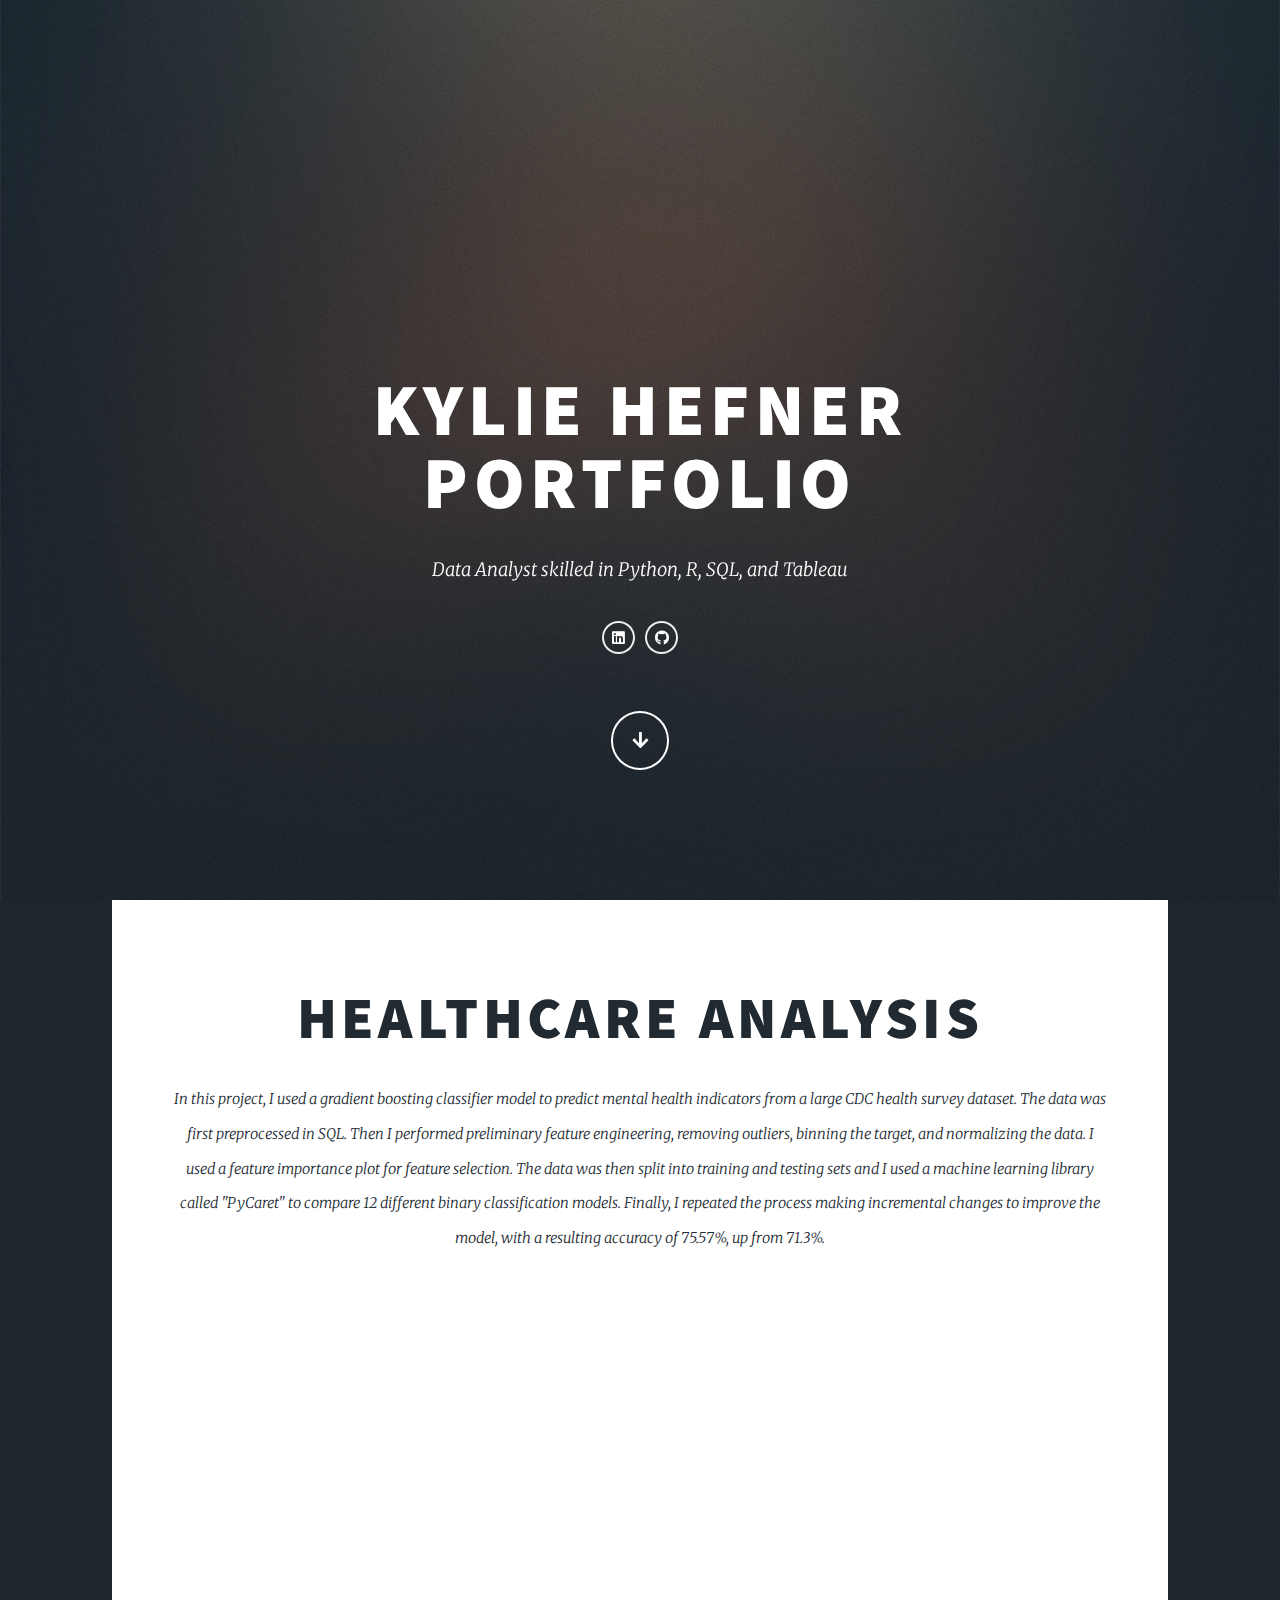
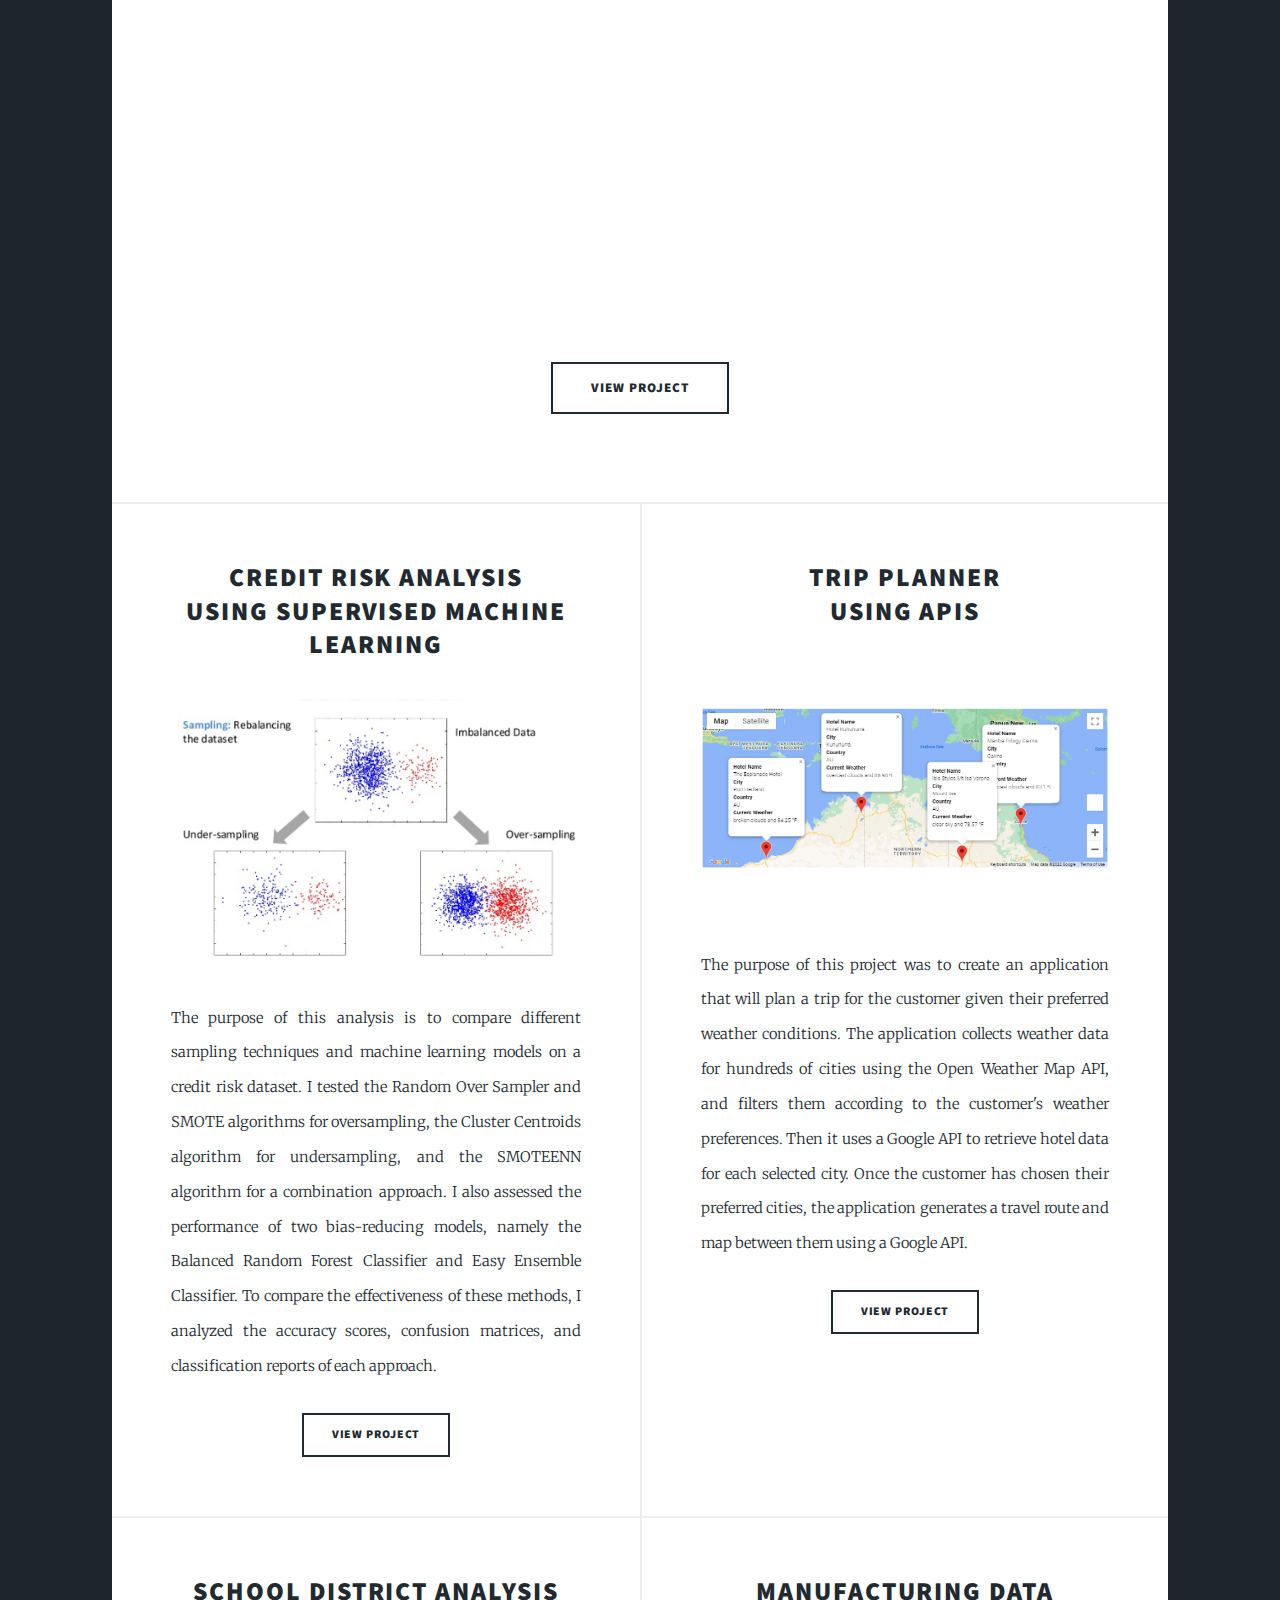
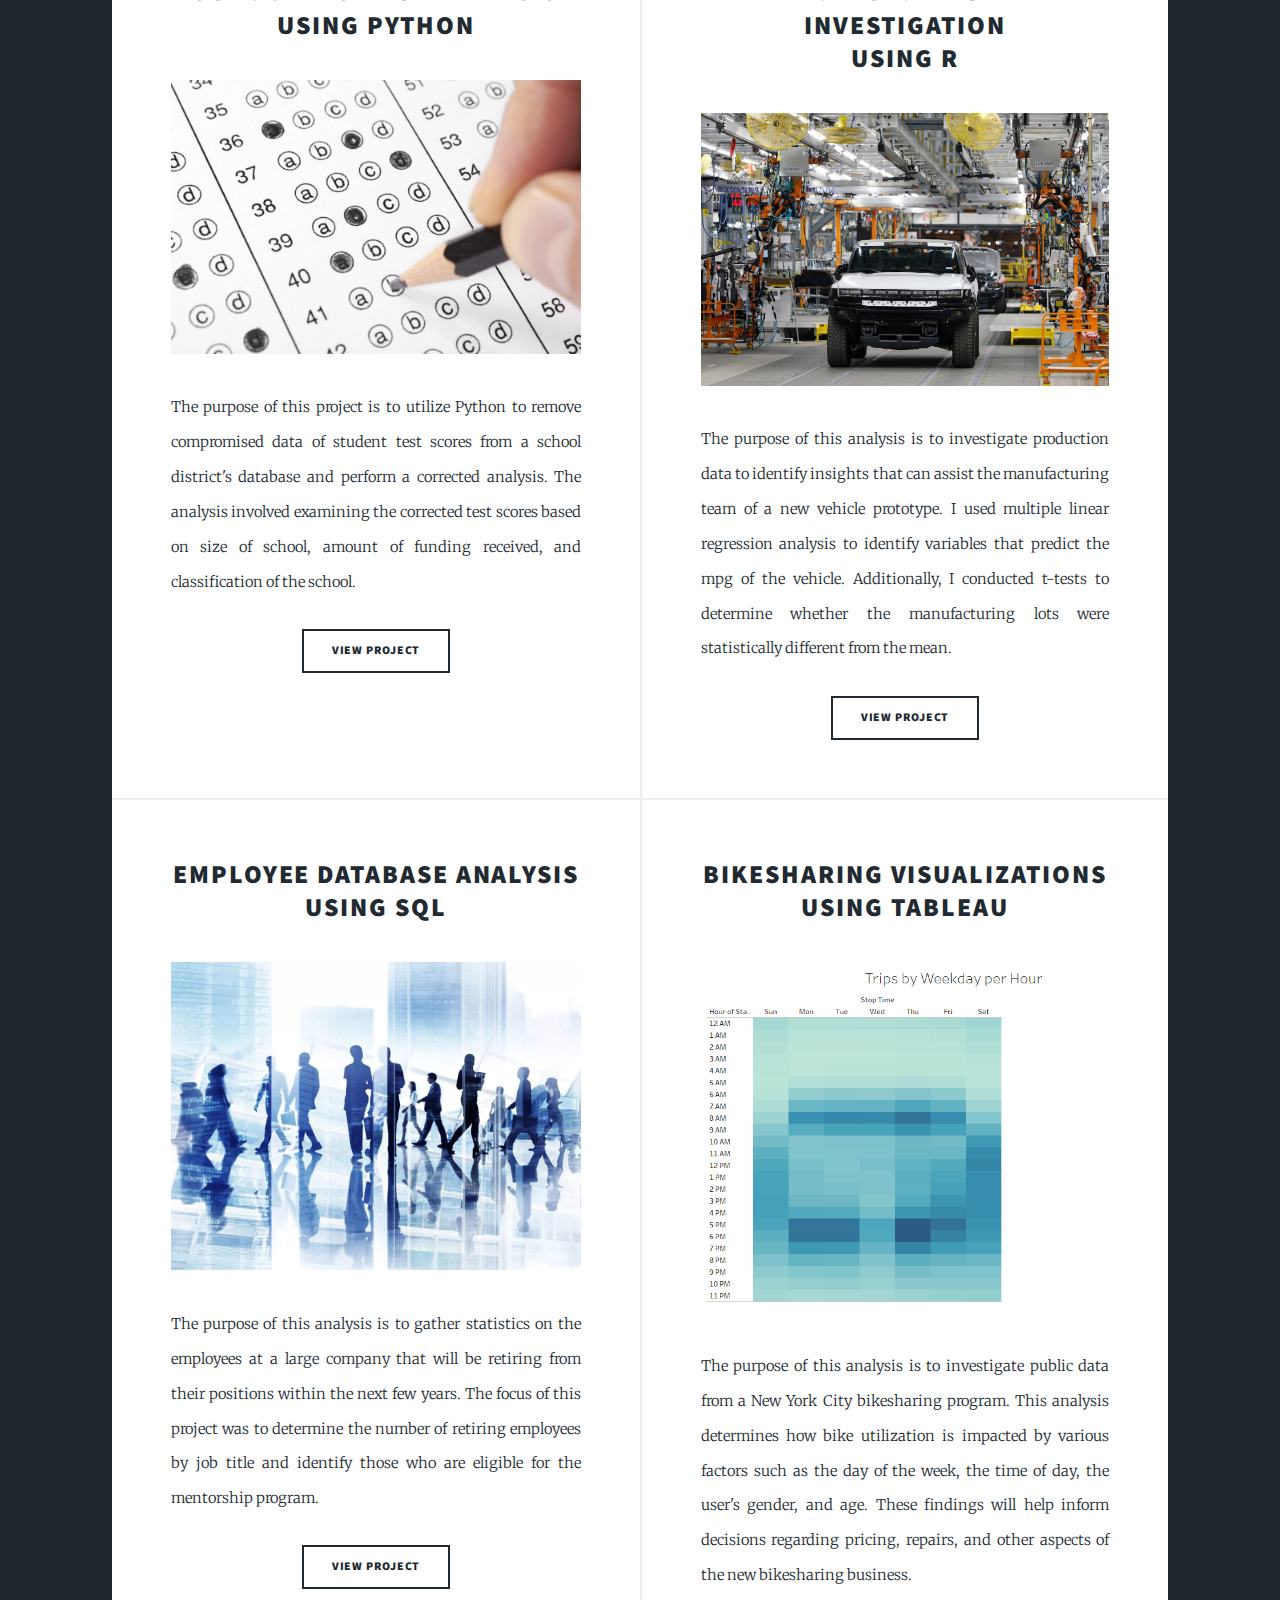
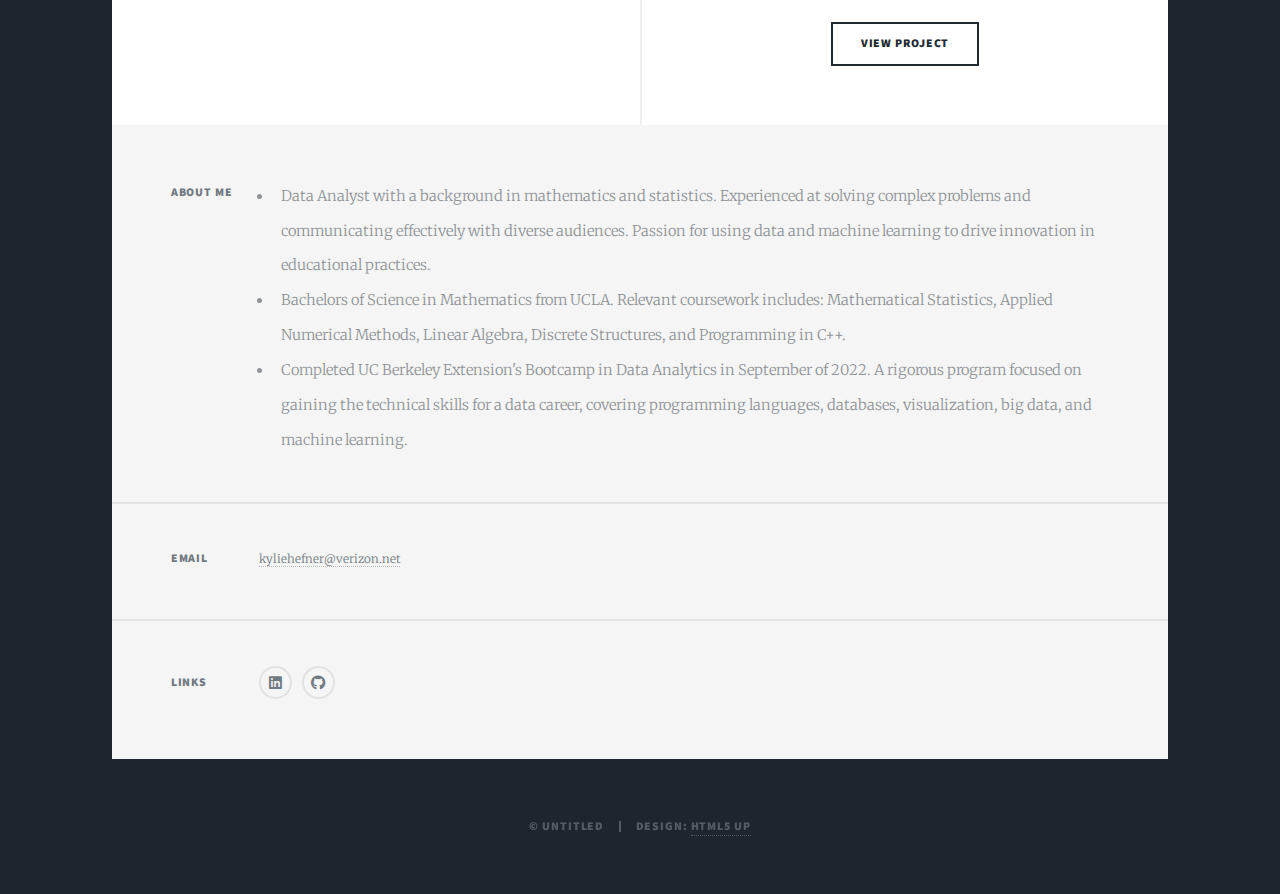
<file: index.html>
<!DOCTYPE HTML>
<!--
	Massively by HTML5 UP
	html5up.net | @ajlkn
	Free for personal and commercial use under the CCA 3.0 license (html5up.net/license)
-->

<html>
	<head>
		<title>Kylie Hefner Portfolio</title>
		<meta charset="utf-8" />
		<meta name="viewport" content="width=device-width, initial-scale=1, user-scalable=no" />
		<link rel="stylesheet" href="assets/css/main.css" />
		<noscript><link rel="stylesheet" href="assets/css/noscript.css" /></noscript>
	</head>
	<body class="is-preload">

		<!-- Wrapper -->
			<div id="wrapper" class="fade-in">

				<!-- Intro -->
					<div id="intro">
						<h1>Kylie Hefner<br />
						Portfolio</h1>
						<p>Data Analyst skilled in Python, R, SQL, and Tableau<br />
						<ul class="icons alt">
								<li><a href="https://www.linkedin.com/in/kyliehefner/" target=”_blank” class="icon brands alt fa-linkedin"><span class="label">LinkedIn</span></a></li>
								<li><a href="https://github.com/kyliehefner" target=”_blank” class="icon brands alt fa-github"><span class="label">GitHub</span></a></li>
						</ul></p>
						<ul class="actions">
							<li><a href="#header" class="button icon solid solo fa-arrow-down scrolly">Continue</a></li>
						</ul>
					</div>

				<!-- Header -->
					<header id="header">
						<a href="index.html" class="logo">Projects</a>
					</header>

				<!-- Main -->
					<div id="main">

						<!-- Featured Post -->
							<article class="post featured">
								<header class="major">
									<h2><a href="https://github.com/UC-Healthcare/Healthcare_Analysis" target=”_blank”>Healthcare Analysis</a></h2>
									<p>In this project, I used a gradient boosting classifier model to predict mental health indicators from a large CDC health survey dataset. The data was first preprocessed in SQL. Then I performed preliminary feature engineering, removing outliers, binning the target, and normalizing the data. I used a feature importance plot for feature selection. The data was then split into training and testing sets and I used a machine learning library called "PyCaret" to compare 12 different binary classification models. Finally, I repeated the process making incremental changes to improve the model, with a resulting accuracy of 75.57%, up from 71.3%.</p>
								</header>
								<iframe src="https://docs.google.com/presentation/d/e/2PACX-1vTbuQ610Xrsaho6mXcTp3gwMJ_Vq3mnzLRX8cGuInL3oo7Cc-cUUbtqdXJtWuOHitbjrBtN27wFvvci/embed?start=false&loop=false&delayms=5000" width = "100%" height = "600 px" allowfullscreen="true" mozallowfullscreen="true" webkitallowfullscreen="true"></iframe>
								<ul class="actions special">
									<li><br /><a href="https://github.com/UC-Healthcare/Healthcare_Analysis" target=”_blank” class="button large">View Project</a></li>
								</ul>
							</article>

						<!-- Posts -->
							<section class="posts">
								<article>
									<header>
										<h2><a href="https://github.com/kyliehefner/Credit-Risk-Analysis" target=”_blank”> Credit Risk Analysis <br /> Using Supervised Machine Learning </a></h2>
									</header>
									<a href="https://github.com/kyliehefner/Credit-Risk-Analysis" target=”_blank” class="image fit"><img src="images/sampling.png" alt="" /></a>
									<p>The purpose of this analysis is to compare different sampling techniques and machine learning models on a credit risk dataset. I tested the Random Over Sampler and SMOTE algorithms for oversampling, the Cluster Centroids algorithm for undersampling, and the SMOTEENN algorithm for a combination approach. I also assessed the performance of two bias-reducing models, namely the Balanced Random Forest Classifier and Easy Ensemble Classifier. To compare the effectiveness of these methods, I analyzed the accuracy scores, confusion matrices, and classification reports of each approach.</p>
									<ul class="actions special">
										<li><a href="https://github.com/kyliehefner/Credit-Risk-Analysis" target=”_blank” class="button">View Project</a></li>
									</ul>
								</article>
								<article>
									<header>
										<h2><a href="https://github.com/kyliehefner/World_Weather_Analysis" target=”_blank”> Trip Planner <br /> Using APIs </a></h2>
									</header>
									<a href="https://github.com/kyliehefner/World_Weather_Analysis" target=”_blank” class="image fit"><img src="images/travel.png" alt="" /></a>
									<p>The purpose of this project was to create an application that will plan a trip for the customer given their preferred weather conditions. The application collects weather data for hundreds of cities using the Open Weather Map API, and filters them according to the customer's weather preferences. Then it uses a Google API to retrieve hotel data for each selected city. Once the customer has chosen their preferred cities, the application generates a travel route and map between them using a Google API.</p>
									<ul class="actions special">
										<li><a href="https://github.com/kyliehefner/World_Weather_Analysis" target=”_blank” class="button">View Project</a></li>
									</ul>
								</article>
								<article>
									<header>
										<h2><a href="https://github.com/kyliehefner/school_district_analysis" target=”_blank”> School District Analysis <br /> Using Python </a></h2>
									</header>
									<a href="https://github.com/kyliehefner/school_district_analysis" target=”_blank” class="image fit"><img src="images/school.jpeg" alt="" /></a>
									<p>The purpose of this project is to utilize Python to remove compromised data of student test scores from a school district's database and perform a corrected analysis. The analysis involved examining the corrected test scores based on size of school, amount of funding received, and classification of the school.</p>
									<ul class="actions special">
										<li><a href="https://github.com/kyliehefner/school_district_analysis" target=”_blank” class="button">View Project</a></li>
									</ul>
								</article>
								<article>
									<header>
										<h2><a href="https://github.com/kyliehefner/MechaCar-Statistical-Analysis" target=”_blank”> Manufacturing Data Investigation <br /> Using R </a></h2>
									</header>
									<a href="https://github.com/kyliehefner/MechaCar-Statistical-Analysis" target=”_blank” class="image fit"><img src="images/car.jpg" alt="" /></a>
									<p>The purpose of this analysis is to investigate production data to identify insights that can assist the manufacturing team of a new vehicle prototype. I used multiple linear regression analysis to identify variables that predict the mpg of the vehicle. Additionally, I conducted t-tests to determine whether the manufacturing lots were statistically different from the mean.</p>
									<ul class="actions special">
										<li><a href="https://github.com/kyliehefner/MechaCar-Statistical-Analysis" target=”_blank” class="button">View Project</a></li>
									</ul>
								</article>
								<article>
									<header>
										<h2><a href="https://github.com/kyliehefner/Pewlett-Hackard-Analysis" target=”_blank”> Employee Database Analysis <br /> Using SQL </a></h2>
									</header>
									<a href="https://github.com/kyliehefner/Pewlett-Hackard-Analysis" target=”_blank” class="image fit"><img src="images/employees.jpg" alt="" /></a>
									<p>The purpose of this analysis is to gather statistics on the employees at a large company that will be retiring from their positions within the next few years. The focus of this project was to determine the number of retiring employees by job title and identify those who are eligible for the mentorship program.</p>
									<ul class="actions special">
										<li><a href="https://github.com/kyliehefner/Pewlett-Hackard-Analysis" target=”_blank” class="button">View Project</a></li>
									</ul>
								</article>
								<article>
									<header>
										<h2><a href="https://github.com/kyliehefner/Bikesharing" target=”_blank”> Bikesharing Visualizations <br /> Using Tableau </a></h2>
									</header>
									<a href="https://github.com/kyliehefner/Bikesharing" target=”_blank” class="image fit"><img src="images/bikesharing.png" alt="" /></a>
									<p>The purpose of this analysis is to investigate public data from a New York City bikesharing program. This analysis determines how bike utilization is impacted by various factors such as the day of the week, the time of day, the user's gender, and age. These findings will help inform decisions regarding pricing, repairs, and other aspects of the new bikesharing business.</p>
									<ul class="actions special">
										<li><a href="https://github.com/kyliehefner/Bikesharing" target=”_blank” class="button">View Project</a></li>
									</ul>
								</article>
							</section>

					</div>

				<!-- Footer -->
					<footer id="footer">
						<section class="split contact">
							<section class="alt">
								<h3>About Me</h3>
								<ul>
									<li>Data Analyst with a background in mathematics and statistics. Experienced at solving complex problems and communicating effectively with diverse audiences. Passion for using data and machine learning to drive innovation in educational practices.</li>
									<li>Bachelors of Science in Mathematics from UCLA. Relevant coursework includes: Mathematical Statistics, Applied Numerical Methods, Linear Algebra, Discrete Structures, and Programming in C++.</li>
									<li>Completed UC Berkeley Extension's Bootcamp in Data Analytics in September of 2022. A rigorous program focused on gaining the technical skills for a data career, covering programming languages, databases, visualization, big data, and machine learning.</li>
								</ul>
							</section>
							<section class="alt">
								<h3>Email</h3>
								<p><a href="mailto: kyliehefner@verizon.net">kyliehefner@verizon.net</a></p>
							</section>
							<section>
								<h3>Links</h3>
								<ul class="icons alt">
									<li><a href="https://www.linkedin.com/in/kyliehefner/" target=”_blank” class="icon brands alt fa-linkedin"><span class="label">LinkedIn</span></a></li>
									<li><a href="https://github.com/kyliehefner" target=”_blank” class="icon brands alt fa-github"><span class="label">GitHub</span></a></li>
								</ul>
							</section>
						</section>
					</footer>

				<!-- Copyright -->
					<div id="copyright">
						<ul><li>&copy; Untitled</li><li>Design: <a href="https://html5up.net">HTML5 UP</a></li></ul>
					</div>

			</div>

		<!-- Scripts -->
			<script src="assets/js/jquery.min.js"></script>
			<script src="assets/js/jquery.scrollex.min.js"></script>
			<script src="assets/js/jquery.scrolly.min.js"></script>
			<script src="assets/js/browser.min.js"></script>
			<script src="assets/js/breakpoints.min.js"></script>
			<script src="assets/js/util.js"></script>
			<script src="assets/js/main.js"></script>

	</body>
</html>
</file>
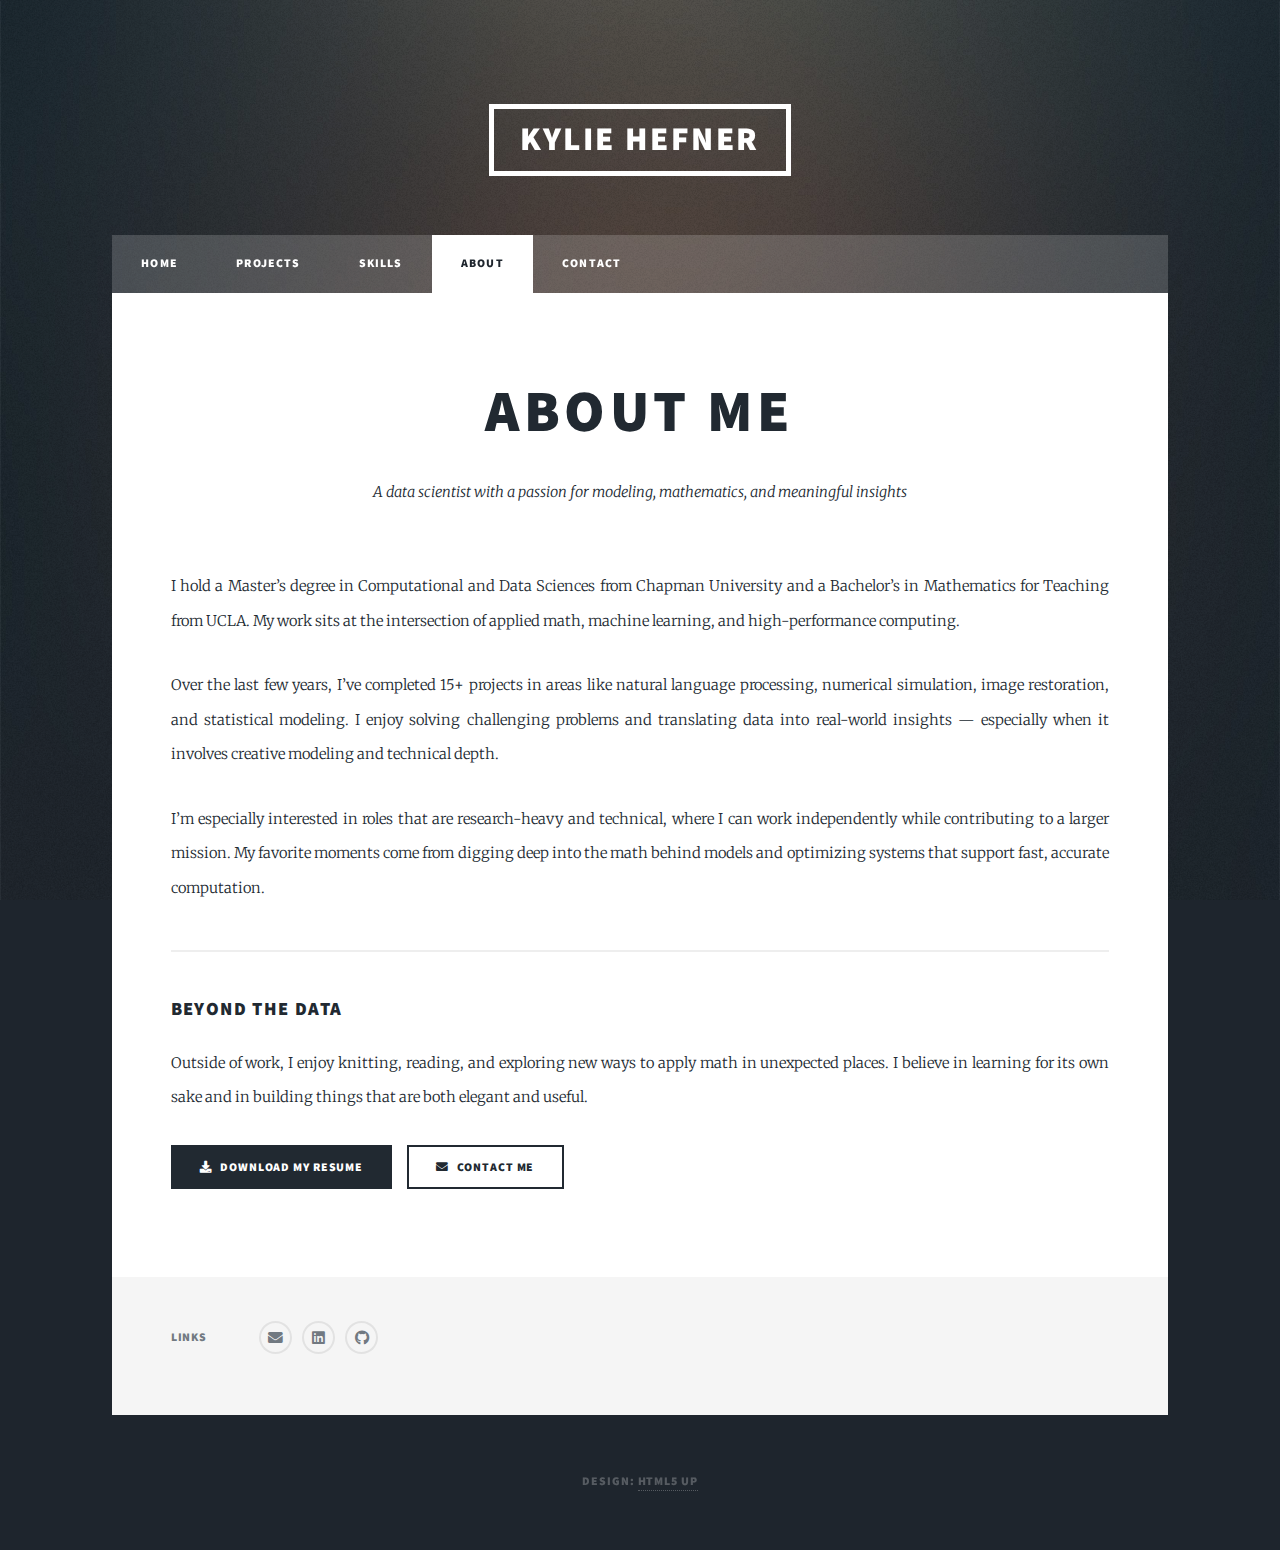
<file: about.html>
<!DOCTYPE HTML>
<!--
	Massively by HTML5 UP
	html5up.net | @ajlkn
	Free for personal and commercial use under the CCA 3.0 license (html5up.net/license)
-->
<html>
	<head>
		<title>About | Kylie Hefner</title>
		<meta charset="utf-8" />
		<meta name="viewport" content="width=device-width, initial-scale=1, user-scalable=no" />
		<link rel="stylesheet" href="assets/css/main.css" />
		<noscript><link rel="stylesheet" href="assets/css/noscript.css" /></noscript>
	</head>
	<body class="is-preload">

		<!-- Wrapper -->
		<div id="wrapper">

			<header id="header">
				<a href="home.html" class="logo">Kylie Hefner</a>
			</header>

			<!-- Nav -->
			<nav id="nav">
				<ul class="links">
					<li><a href="home.html">Home</a></li>
					<li><a href="projects.html">Projects</a></li>
					<li><a href="skills.html">Skills</a></li>
					<li class="active"><a href="about.html">About</a></li>
					<li><a href="contact.html">Contact</a></li>
				</ul>
			</nav>

			<!-- Main -->
			<div id="main">

				<section class="post">
					<header class="major">
					  <h2>About Me</h2>
					  <p>A data scientist with a passion for modeling, mathematics, and meaningful insights</p>
					</header>
		  
					<p>
					  I hold a Master’s degree in Computational and Data Sciences from Chapman University and a Bachelor’s in Mathematics for Teaching from UCLA.
					  My work sits at the intersection of applied math, machine learning, and high-performance computing.
					</p>
		  
					<p>
					  Over the last few years, I’ve completed 15+ projects in areas like natural language processing, numerical simulation, image restoration, and statistical modeling.
					  I enjoy solving challenging problems and translating data into real-world insights — especially when it involves creative modeling and technical depth.
					</p>
		  
					<p>
					  I’m especially interested in roles that are research-heavy and technical, where I can work independently while contributing to a larger mission.
					  My favorite moments come from digging deep into the math behind models and optimizing systems that support fast, accurate computation.
					</p>
		  
					<hr />
		  
					<h3>Beyond the Data</h3>
					<p>
					  Outside of work, I enjoy knitting, reading, and exploring new ways to apply math in unexpected places.
					  I believe in learning for its own sake and in building things that are both elegant and useful.
					</p>
		  
					<ul class="actions">
					  <li><a href="resume.pdf" class="button primary icon solid fa-download" target="_blank">Download My Resume</a></li>
					  <li><a href="contact.html" class="button icon solid fa-envelope">Contact Me</a></li>
					</ul>
				</section>
			</div>

			<!-- Footer -->
			<footer id="footer">
				<section class="split contact">
					<section>
						<h3>Links</h3>
						<ul class="icons alt">
							<li><a href="mailto:kyliehefner.ds@gmail.com" class="icon solid alt fa-envelope"><span class="label">Email</span></a></li>
							<li><a href="https://www.linkedin.com/in/kyliehefner/" target=”_blank” class="icon brands alt fa-linkedin"><span class="label">LinkedIn</span></a></li>
							<li><a href="https://github.com/kyliehefner" target=”_blank” class="icon brands alt fa-github"><span class="label">GitHub</span></a></li>
						</ul>
					</section>
				</section>
			</footer>

			<!-- Copyright -->
			<div id="copyright">
				<ul><li>Design: <a href="https://html5up.net">HTML5 UP</a></li></ul>
			</div>

		</div>

		<!-- Scripts -->
		<script src="assets/js/jquery.min.js"></script>
		<script src="assets/js/jquery.scrollex.min.js"></script>
		<script src="assets/js/jquery.scrolly.min.js"></script>
		<script src="assets/js/browser.min.js"></script>
		<script src="assets/js/breakpoints.min.js"></script>
		<script src="assets/js/util.js"></script>
		<script src="assets/js/main.js"></script>

	</body>
</html>
</file>
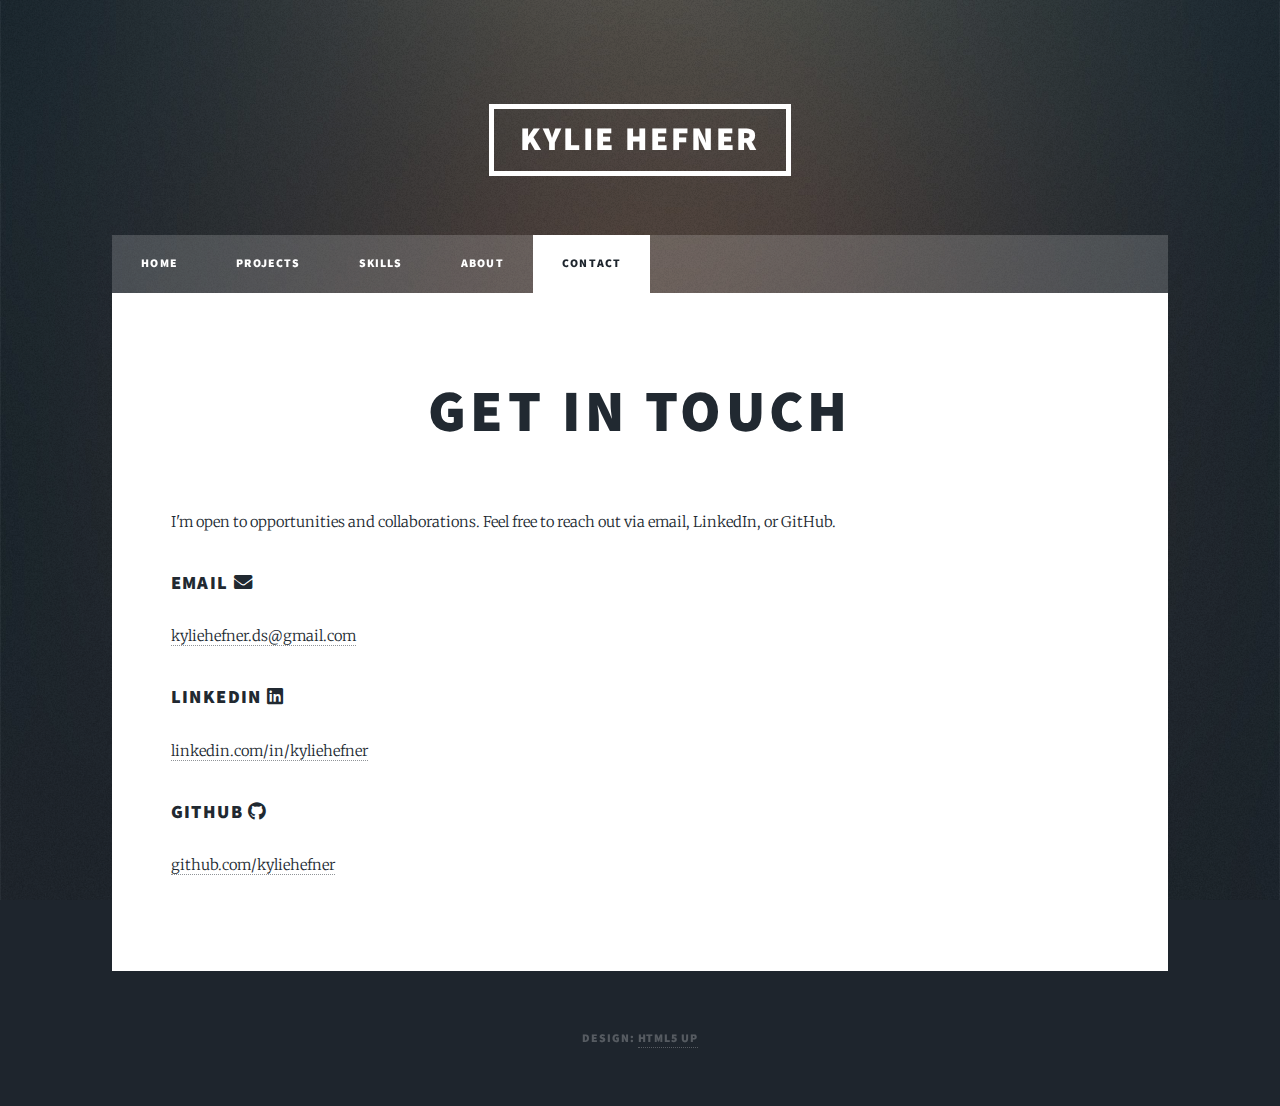
<file: contact.html>
<!DOCTYPE HTML>
<!--
	Massively by HTML5 UP
	html5up.net | @ajlkn
	Free for personal and commercial use under the CCA 3.0 license (html5up.net/license)
-->
<html>
	<head>
		<title>About | Kylie Hefner</title>
		<meta charset="utf-8" />
		<meta name="viewport" content="width=device-width, initial-scale=1, user-scalable=no" />
		<link rel="stylesheet" href="assets/css/main.css" />
		<noscript><link rel="stylesheet" href="assets/css/noscript.css" /></noscript>
	</head>
	<body class="is-preload">

		<!-- Wrapper -->
		<div id="wrapper">

			<header id="header">
				<a href="home.html" class="logo">Kylie Hefner</a>
			</header>

			<!-- Nav -->
			<nav id="nav">
				<ul class="links">
					<li><a href="home.html">Home</a></li>
					<li><a href="projects.html">Projects</a></li>
					<li><a href="skills.html">Skills</a></li>
					<li><a href="about.html">About</a></li>
					<li class="active"><a href="contact.html">Contact</a></li>
				</ul>
			</nav>

			<!-- Main -->
			<div id="main">
				<section class="post">
				  <header class="major">
					<h2>Get in Touch</h2>
				  </header>
				  <p>
					I'm open to opportunities and collaborations. Feel free to reach out via email, LinkedIn, or GitHub.
				  </p>
		
				  <!-- Contact Info -->
				  <h3>Email <a href="mailto:kyliehefner.ds@gmail.com" class="icon solid alt fa-envelope"><span class="label">Email</span></a> </h3>
				  <p>
					<a href="mailto:kyliehefner.ds@gmail.com" target="_blank">kyliehefner.ds@gmail.com</a>
				  </p>
				
				  <h3>LinkedIn <a href="https://www.linkedin.com/in/kyliehefner/" target=”_blank” class="icon brands alt fa-linkedin"><span class="label">LinkedIn</span></a> </h3>
				  <p>
					<a href="https://www.linkedin.com/in/kyliehefner/" target="_blank">linkedin.com/in/kyliehefner</a>
				  </p>
				
				  <h3>GitHub <a href="https://github.com/kyliehefner" target=”_blank” class="icon brands alt fa-github"><span class="label">GitHub</span></a> </h3>
				  <p>
					<a href="https://github.com/kyliehefner" target="_blank">github.com/kyliehefner</a>
				  </p>
		
				  <!-- Contact Form
				  <form method="post" action="#">
					<div class="fields">
					  <div class="field half">
						<label for="name">Name</label>
						<input type="text" name="name" id="name" placeholder="Your Name" />
					  </div>
					  <div class="field half">
						<label for="email">Email</label>
						<input type="email" name="email" id="email" placeholder="Your Email" />
					  </div>
					  <div class="field">
						<label for="message">Message</label>
						<textarea name="message" id="message" rows="5" placeholder="Your Message"></textarea>
					  </div>
					</div>
					<ul class="actions">
					  <li><input type="submit" value="Send Message" class="primary" /></li>
					  <li><input type="reset" value="Clear" /></li>
					</ul>
				  </form>
				-->

				</section>
			</div>
			
			<!-- Copyright -->
			<div id="copyright">
				<ul><li>Design: <a href="https://html5up.net">HTML5 UP</a></li></ul>
			</div>

		</div>

		<!-- Scripts -->
		<script src="assets/js/jquery.min.js"></script>
		<script src="assets/js/jquery.scrollex.min.js"></script>
		<script src="assets/js/jquery.scrolly.min.js"></script>
		<script src="assets/js/browser.min.js"></script>
		<script src="assets/js/breakpoints.min.js"></script>
		<script src="assets/js/util.js"></script>
		<script src="assets/js/main.js"></script>

	</body>
</html>
</file>
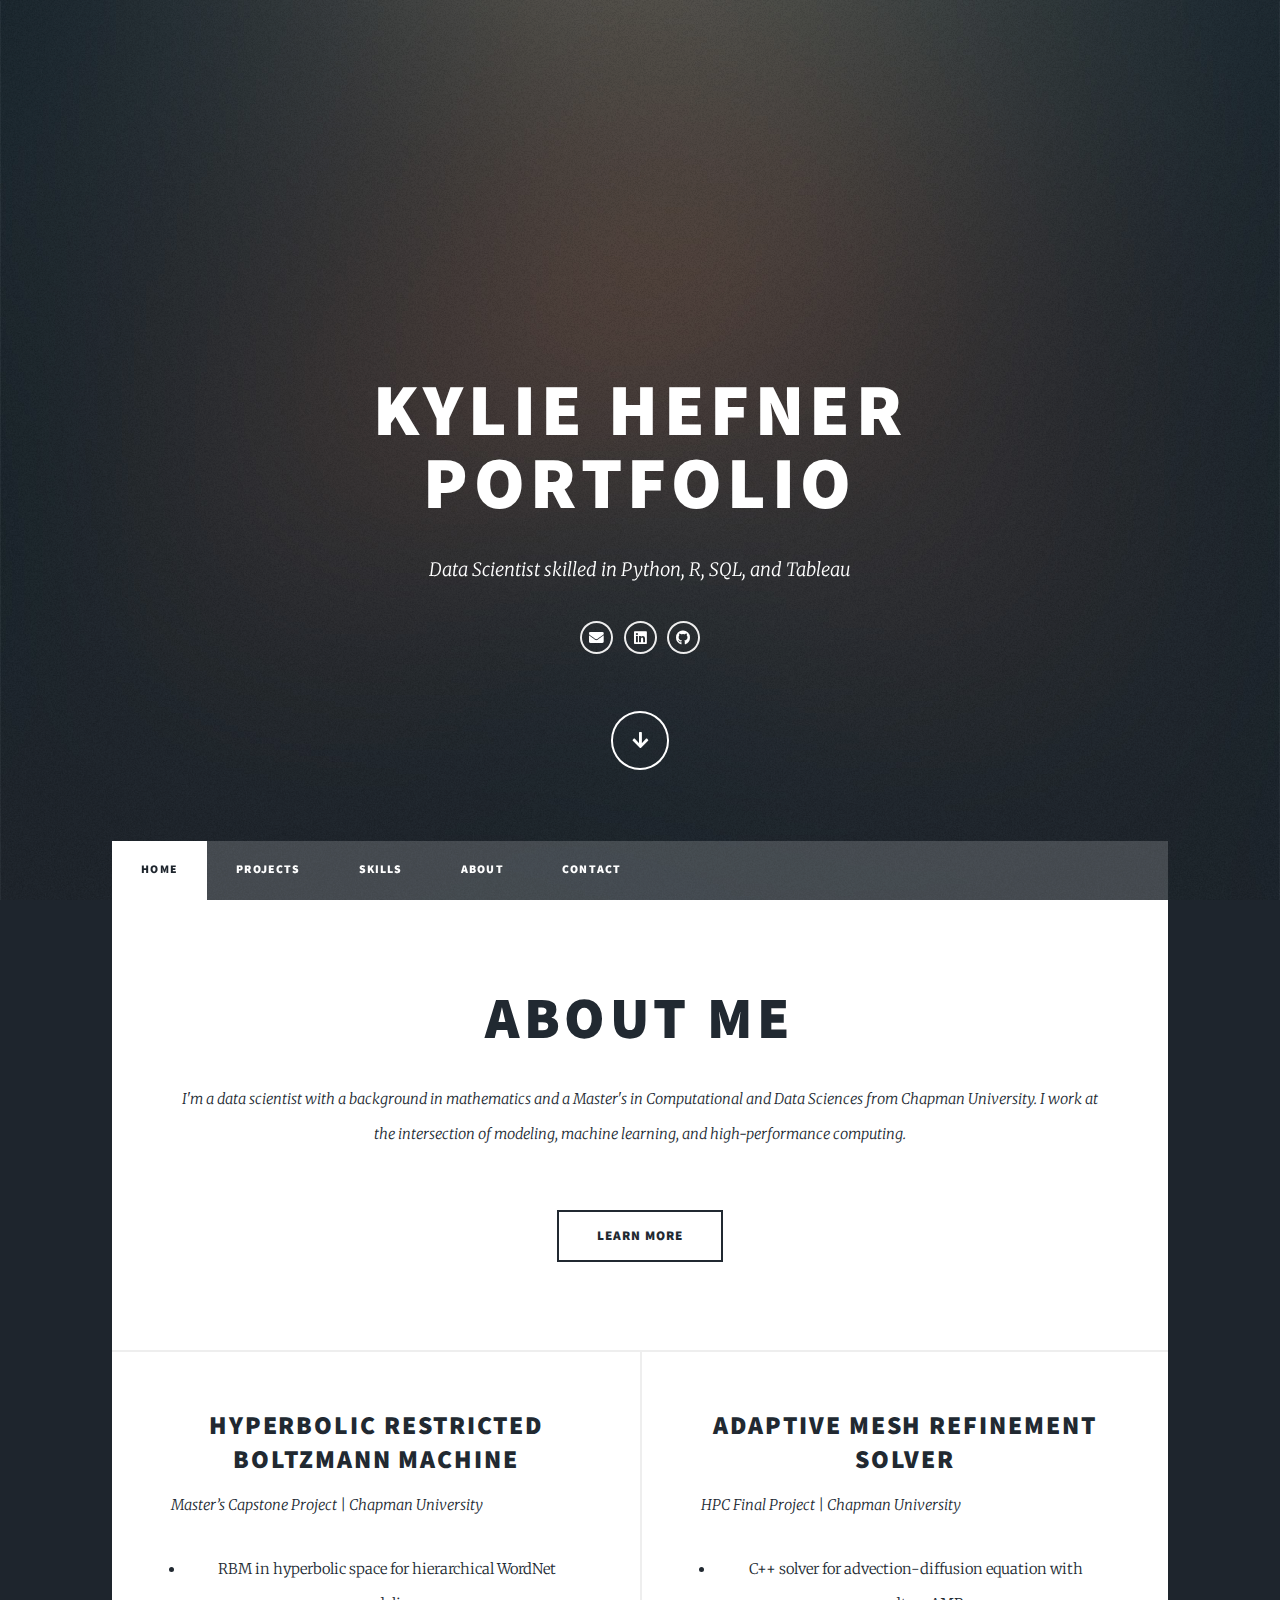
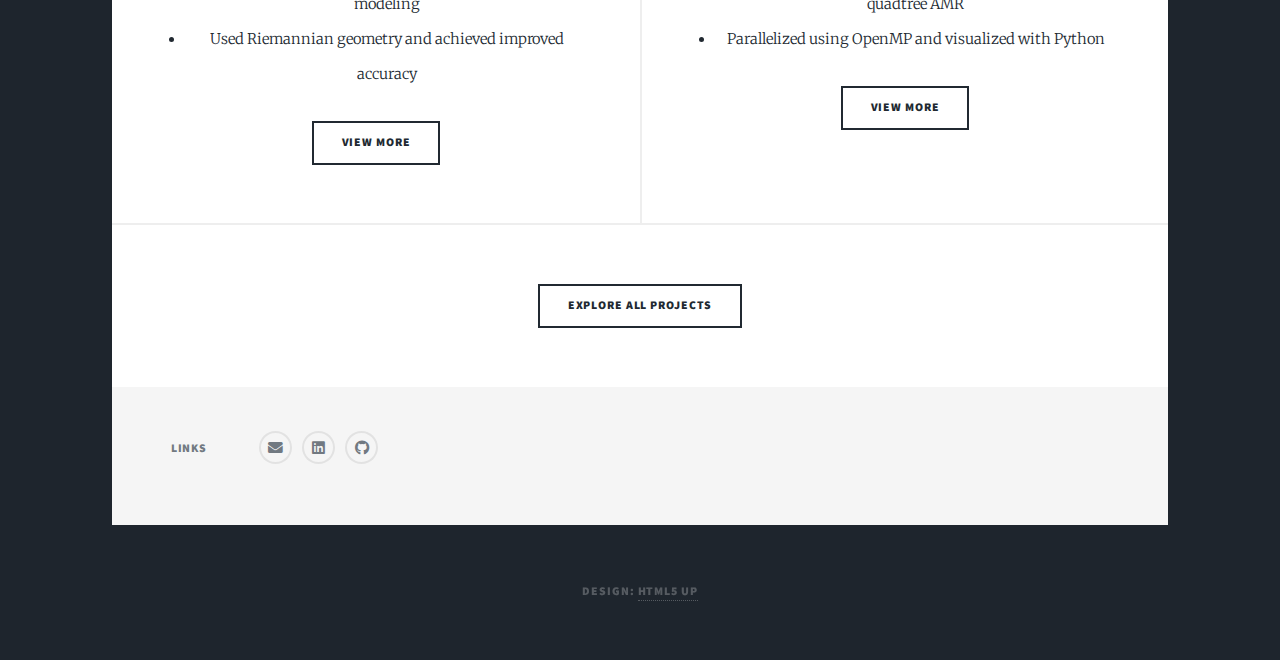
<file: home.html>
<!DOCTYPE HTML>
<!--
	Massively by HTML5 UP
	html5up.net | @ajlkn
	Free for personal and commercial use under the CCA 3.0 license (html5up.net/license)
-->

<html>
	<head>
		<title>Kylie Hefner Portfolio</title>
		<meta charset="utf-8" />
		<meta name="viewport" content="width=device-width, initial-scale=1, user-scalable=no" />
		<link rel="stylesheet" href="assets/css/main.css" />
		<noscript><link rel="stylesheet" href="assets/css/noscript.css" /></noscript>
	</head>
	<body class="is-preload">

		<!-- Wrapper -->
		<div id="wrapper" class="fade-in">

			<!-- Intro -->
			<div id="intro">
				<h1>Kylie Hefner<br />
				Portfolio</h1>
				<p>Data Scientist skilled in Python, R, SQL, and Tableau<br />
				<ul class="icons alt">
					<li><a href="mailto:kyliehefner.ds@gmail.com" class="icon solid alt fa-envelope"><span class="label">Email</span></a></li>
					<li><a href="https://www.linkedin.com/in/kyliehefner/" target=”_blank” class="icon brands alt fa-linkedin"><span class="label">LinkedIn</span></a></li>
					<li><a href="https://github.com/kyliehefner" target=”_blank” class="icon brands alt fa-github"><span class="label">GitHub</span></a></li>
				</ul></p>
				<ul class="actions">
					<li><a href="#header" class="button icon solid solo fa-arrow-down scrolly">Continue</a></li>
				</ul>
			</div>

			<!-- Nav -->
			<nav id="nav">
				<ul class="links">
					<li class="active"><a href="home.html">Home</a></li>
					<li><a href="projects.html">Projects</a></li>
					<li><a href="skills.html">Skills</a></li>
					<li><a href="about.html">About</a></li>
					<li><a href="contact.html">Contact</a></li>
				</ul>
			</nav>

			<!-- Main -->
			<div id="main">

				<!-- About Preview -->
				<section class="post">
					<header class="major">
					  <h2>About Me</h2>
					  <p>I'm a data scientist with a background in mathematics and a Master's in Computational and Data Sciences from Chapman University.
						 I work at the intersection of modeling, machine learning, and high-performance computing.</p>
					</header>
					<ul class="actions special">
					  <li><a href="about.html" class="button large">Learn More</a></li>
					</ul>
				  </section>
		  
				  <!-- Featured Projects -->
				  <section class="posts">
					<article>
					  <header>
						<h2><a href="https://github.com/UC-Healthcare/Healthcare_Analysis" target="_blank">
						  Hyperbolic Restricted Boltzmann Machine</a></h2>
						<p>Master’s Capstone Project | Chapman University</p>
					  </header>
					  <ul>
						<li>RBM in hyperbolic space for hierarchical WordNet modeling</li>
						<li>Used Riemannian geometry and achieved improved accuracy</li>
					  </ul>
					  <ul class="actions special">
						<li><a href="projects.html" class="button">View More</a></li>
					  </ul>
					</article>
		  
					<article>
					  <header>
						<h2><a href="https://github.com/YOUR_GITHUB/AMR-Advection-Diffusion" target="_blank">
						  Adaptive Mesh Refinement Solver</a></h2>
						<p>HPC Final Project | Chapman University</p>
					  </header>
					  <ul>
						<li>C++ solver for advection-diffusion equation with quadtree AMR</li>
						<li>Parallelized using OpenMP and visualized with Python</li>
					  </ul>
					  <ul class="actions special">
						<li><a href="projects.html" class="button">View More</a></li>
					  </ul>
					</article>
				</section>
		
				<footer>
				  <ul class="actions special">
					<li><a href="projects.html" class="button">Explore All Projects</a></li>
				  </ul>
				</footer>
		
			</div>

			<!-- Footer -->
			<footer id="footer">
				<section class="split contact">
					<section>
						<h3>Links</h3>
						<ul class="icons alt">
							<li><a href="mailto:kyliehefner.ds@gmail.com" class="icon solid alt fa-envelope"><span class="label">Email</span></a></li>
							<li><a href="https://www.linkedin.com/in/kyliehefner/" target=”_blank” class="icon brands alt fa-linkedin"><span class="label">LinkedIn</span></a></li>
							<li><a href="https://github.com/kyliehefner" target=”_blank” class="icon brands alt fa-github"><span class="label">GitHub</span></a></li>
						</ul>
					</section>
				</section>
			</footer>

			<!-- Copyright -->
			<div id="copyright">
				<ul><li>Design: <a href="https://html5up.net">HTML5 UP</a></li></ul>
			</div>

		</div>

		<!-- Scripts -->
		<script src="assets/js/jquery.min.js"></script>
		<script src="assets/js/jquery.scrollex.min.js"></script>
		<script src="assets/js/jquery.scrolly.min.js"></script>
		<script src="assets/js/browser.min.js"></script>
		<script src="assets/js/breakpoints.min.js"></script>
		<script src="assets/js/util.js"></script>
		<script src="assets/js/main.js"></script>

	</body>
</html>
</file>
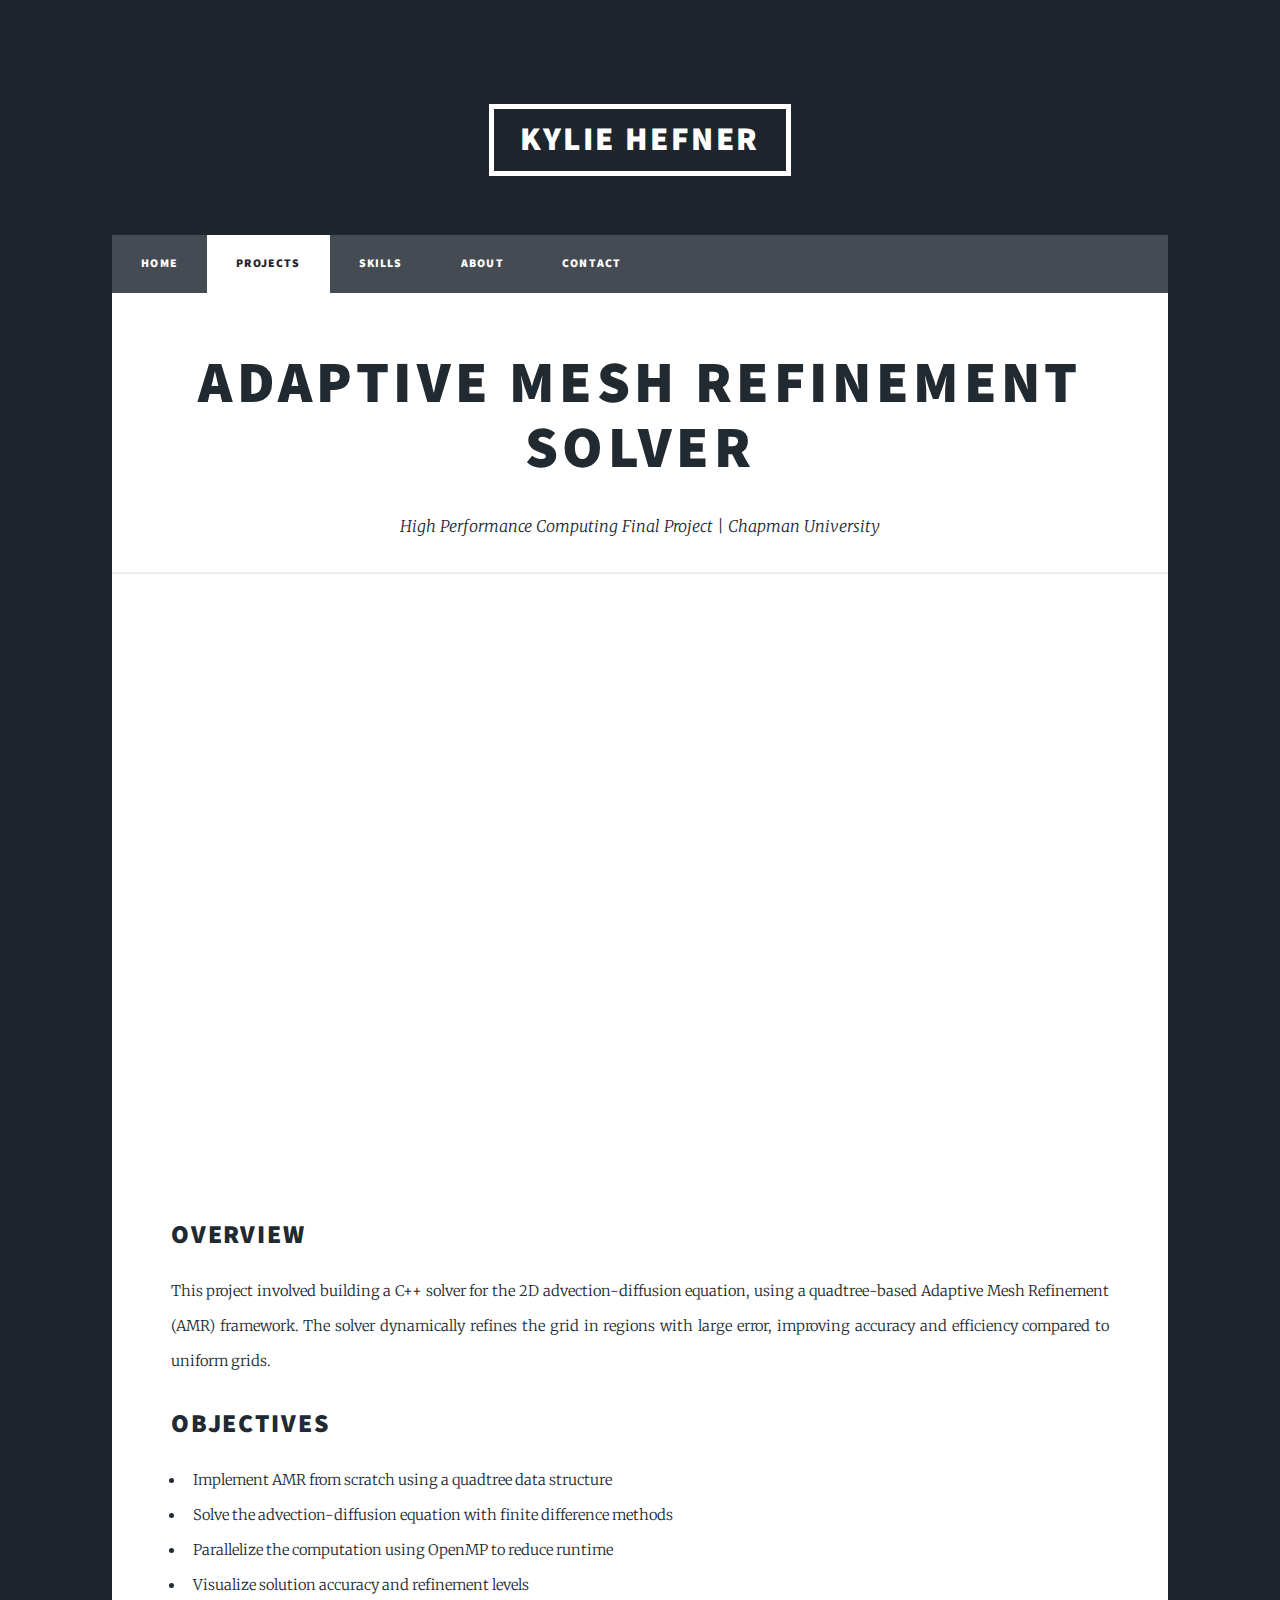
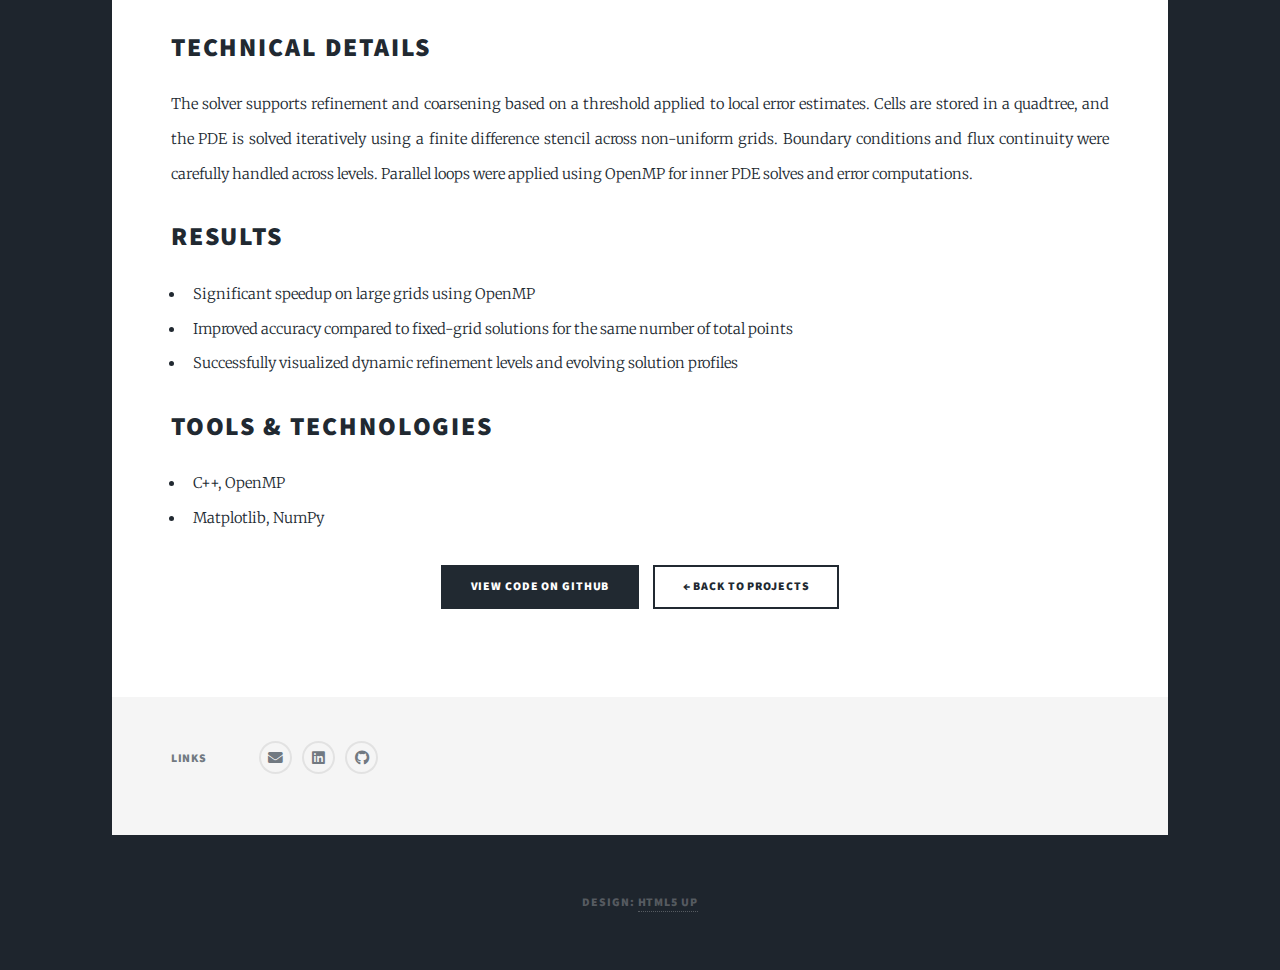
<file: project-hpc.html>
<!DOCTYPE HTML>

<html>
    <head>
        <title>AMR Solver for Advection-Diffusion | Kylie Hefner</title>
        <meta charset="utf-8" />
        <meta name="viewport" content="width=device-width, initial-scale=1" />
        <link rel="stylesheet" href="assets/css/main.css" />
    </head>
    <body class="is-preload">

        <div id="wrapper">

            <header id="header">
				<a href="index.html" class="logo">Kylie Hefner</a>
			</header>

            <!-- Navbar -->
            <nav id="nav">
				<ul class="links">
					<li><a href="index.html">Home</a></li>
					<li class="active"><a href="projects.html">Projects</a></li>
					<li><a href="skills.html">Skills</a></li>
					<li><a href="about.html">About</a></li>
					<li><a href="contact.html">Contact</a></li>
				</ul>
			</nav>

            <!-- Main -->
            <div id="main">  

                <!-- Header -->
                <header class="major">
                    <h1>Adaptive Mesh Refinement Solver</h1>
                    <p>High Performance Computing Final Project | Chapman University</p>
                </header>

            <section class="post">
                <iframe src="https://docs.google.com/presentation/d/1s6fOPCLaEf5AjIE2zOMqoG2X3wIqLZaWGueYurKRMTs/embed?start=false&loop=false&delayms=5000" width = "100%" height = "500px" allowfullscreen="true"></iframe>
                <br><h2 style="margin-top: 3rem;">Overview</h2>
                <p>
                    This project involved building a C++ solver for the 2D advection-diffusion equation, using a quadtree-based Adaptive Mesh Refinement (AMR) framework. The solver dynamically refines the grid in regions with large error, improving accuracy and efficiency compared to uniform grids.
                </p>

                <h2>Objectives</h2>
                <ul>
                    <li>Implement AMR from scratch using a quadtree data structure</li>
                    <li>Solve the advection-diffusion equation with finite difference methods</li>
                    <li>Parallelize the computation using OpenMP to reduce runtime</li>
                    <li>Visualize solution accuracy and refinement levels</li>
                </ul>

                <h2>Technical Details</h2>
                <p>
                    The solver supports refinement and coarsening based on a threshold applied to local error estimates. Cells are stored in a quadtree, and the PDE is solved iteratively using a finite difference stencil across non-uniform grids. Boundary conditions and flux continuity were carefully handled across levels. Parallel loops were applied using OpenMP for inner PDE solves and error computations.
                </p>

                <h2>Results</h2>
                <ul>
                    <li>Significant speedup on large grids using OpenMP</li>
                    <li>Improved accuracy compared to fixed-grid solutions for the same number of total points</li>
                    <li>Successfully visualized dynamic refinement levels and evolving solution profiles</li>
                </ul>

                <h2>Tools & Technologies</h2>
                <ul>
                    <li>C++, OpenMP</li>
                    <li>Matplotlib, NumPy</li>
                </ul>

                <ul class="actions special">
                    <li><a href="https://github.com/kyliehefner/HPC-Adaptive-PDE" target="_blank" class="button primary">View Code on GitHub</a></li>
                    <li><a href="projects.html" class="button">← Back to Projects</a></li>
                </ul>
                </section>
            </div>

            <!-- Footer -->
            <footer id="footer">
                <section class="split contact">
                    <section>
                        <h3>Links</h3>
                        <ul class="icons alt">
                            <li><a href="mailto:kyliehefner.ds@gmail.com" class="icon solid alt fa-envelope"><span class="label">Email</span></a></li>
                            <li><a href="https://www.linkedin.com/in/kyliehefner/" target=”_blank” class="icon brands alt fa-linkedin"><span class="label">LinkedIn</span></a></li>
                            <li><a href="https://github.com/kyliehefner" target=”_blank” class="icon brands alt fa-github"><span class="label">GitHub</span></a></li>
                        </ul>
                    </section>
                </section>
            </footer>

            <!-- Copyright -->
            <div id="copyright">
                <ul><li>Design: <a href="https://html5up.net">HTML5 UP</a></li></ul>
            </div>

        </div>

    <!-- Scripts -->
    <script src="assets/js/jquery.min.js"></script>
    <script src="assets/js/browser.min.js"></script>
    <script src="assets/js/breakpoints.min.js"></script>
    <script src="assets/js/util.js"></script>
    <script src="assets/js/main.js"></script>

    </body>
</html>
</file>
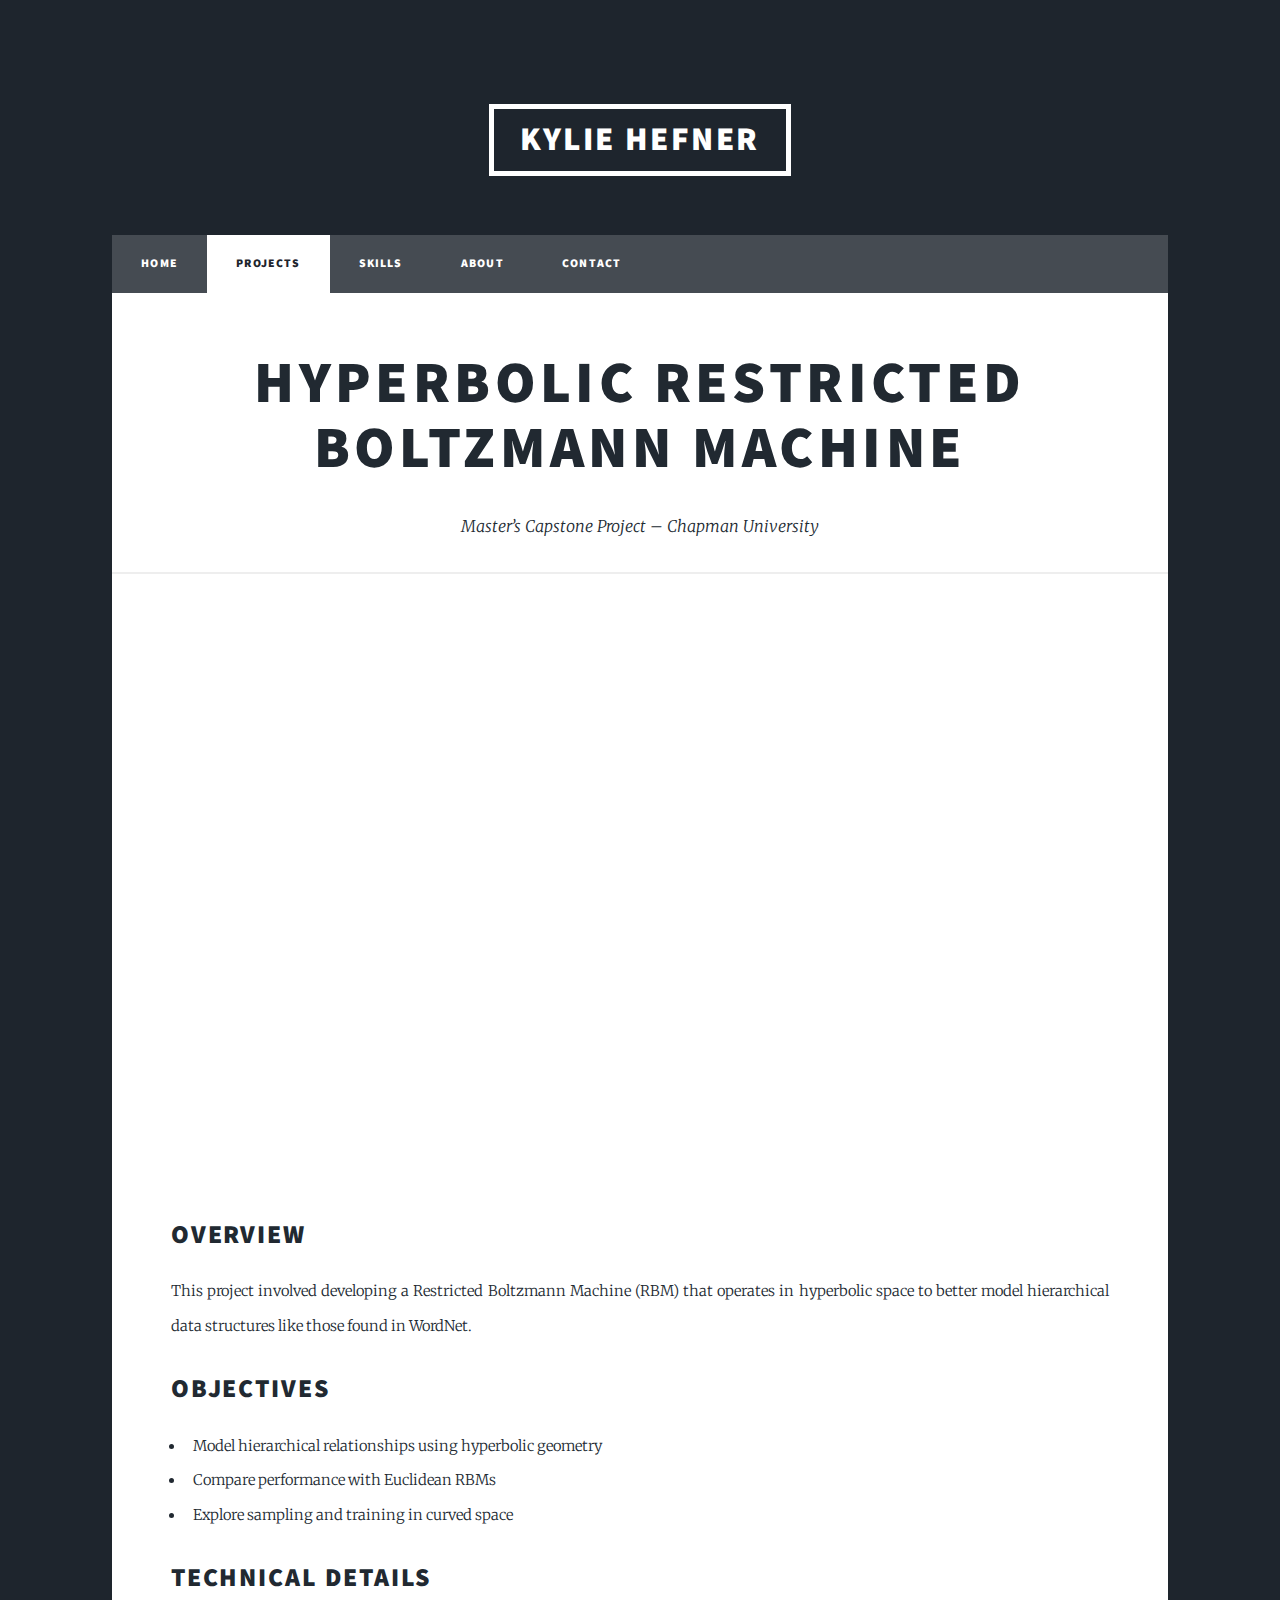
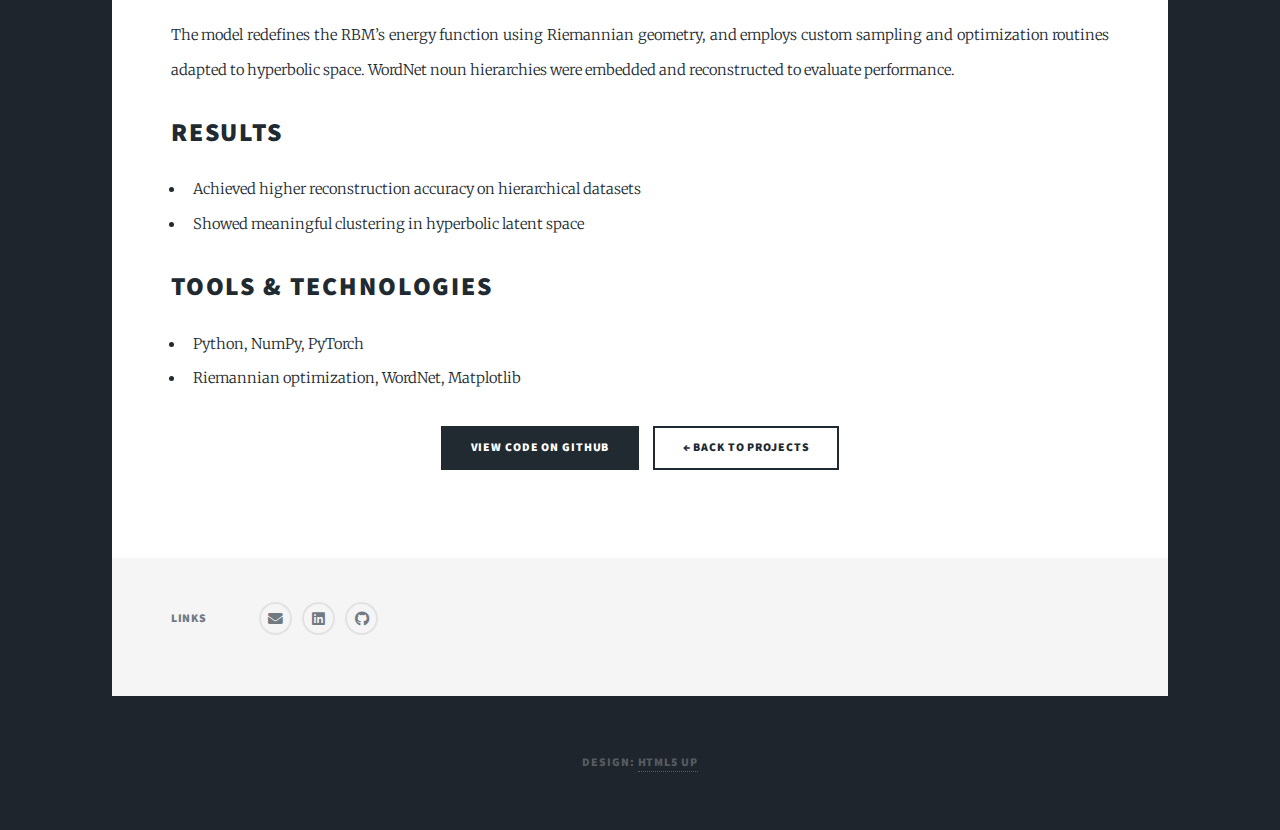
<file: project-rbm.html>
<!DOCTYPE HTML>

<html>
    <head>
        <title>Hyperbolic RBM | Kylie Hefner</title>
        <meta charset="utf-8" />
        <meta name="viewport" content="width=device-width, initial-scale=1" />
        <link rel="stylesheet" href="assets/css/main.css" />
    </head>
    <body class="is-preload">

        <div id="wrapper">

            <header id="header">
				<a href="index.html" class="logo">Kylie Hefner</a>
			</header>

            <!-- Navbar -->
            <nav id="nav">
				<ul class="links">
					<li><a href="index.html">Home</a></li>
					<li class="active"><a href="projects.html">Projects</a></li>
					<li><a href="skills.html">Skills</a></li>
					<li><a href="about.html">About</a></li>
					<li><a href="contact.html">Contact</a></li>
				</ul>
			</nav>

            <!-- Main -->
            <div id="main">  

                <!-- Header -->
                <header class="major">
                    <h1>Hyperbolic Restricted Boltzmann Machine</h1>
                    <p>Master’s Capstone Project – Chapman University</p>
                </header>

            <section class="post">
                <iframe src="https://docs.google.com/presentation/d/1CXqafbitpx2dxxCY8nXLOg-ztZ9O03mXTFc-t4UspVE/embed?start=false&loop=false&delayms=5000" width = "100%" height = "500px" allowfullscreen="true"></iframe>
                <br><h2 style="margin-top: 3rem;">Overview</h2>
                <p>
                    This project involved developing a Restricted Boltzmann Machine (RBM) that operates in hyperbolic space to better model hierarchical data structures like those found in WordNet.
                </p>

                <h2>Objectives</h2>
                <ul>
                    <li>Model hierarchical relationships using hyperbolic geometry</li>
                    <li>Compare performance with Euclidean RBMs</li>
                    <li>Explore sampling and training in curved space</li>
                </ul>

                <h2>Technical Details</h2>
                <p>
                    The model redefines the RBM’s energy function using Riemannian geometry, and employs custom sampling and optimization routines adapted to hyperbolic space. WordNet noun hierarchies were embedded and reconstructed to evaluate performance.
                </p>

                <h2>Results</h2>
                <ul>
                    <li>Achieved higher reconstruction accuracy on hierarchical datasets</li>
                    <li>Showed meaningful clustering in hyperbolic latent space</li>
                </ul>

                <h2>Tools & Technologies</h2>
                <ul>
                    <li>Python, NumPy, PyTorch</li>
                    <li>Riemannian optimization, WordNet, Matplotlib</li>
                </ul>

                <ul class="actions special">
                    <li><a href="https://github.com/kyliehefner/hyperbolic-rbm" target="_blank" class="button primary">View Code on GitHub</a></li>
                    <li><a href="projects.html" class="button">← Back to Projects</a></li>
                </ul>
                </section>
            </div>

            <!-- Footer -->
            <footer id="footer">
                <section class="split contact">
                    <section>
                        <h3>Links</h3>
                        <ul class="icons alt">
                            <li><a href="mailto:kyliehefner.ds@gmail.com" class="icon solid alt fa-envelope"><span class="label">Email</span></a></li>
                            <li><a href="https://www.linkedin.com/in/kyliehefner/" target=”_blank” class="icon brands alt fa-linkedin"><span class="label">LinkedIn</span></a></li>
                            <li><a href="https://github.com/kyliehefner" target=”_blank” class="icon brands alt fa-github"><span class="label">GitHub</span></a></li>
                        </ul>
                    </section>
                </section>
            </footer>

            <!-- Copyright -->
            <div id="copyright">
                <ul><li>Design: <a href="https://html5up.net">HTML5 UP</a></li></ul>
            </div>

        </div>

    <!-- Scripts -->
    <script src="assets/js/jquery.min.js"></script>
    <script src="assets/js/browser.min.js"></script>
    <script src="assets/js/breakpoints.min.js"></script>
    <script src="assets/js/util.js"></script>
    <script src="assets/js/main.js"></script>

    </body>
</html>
</file>
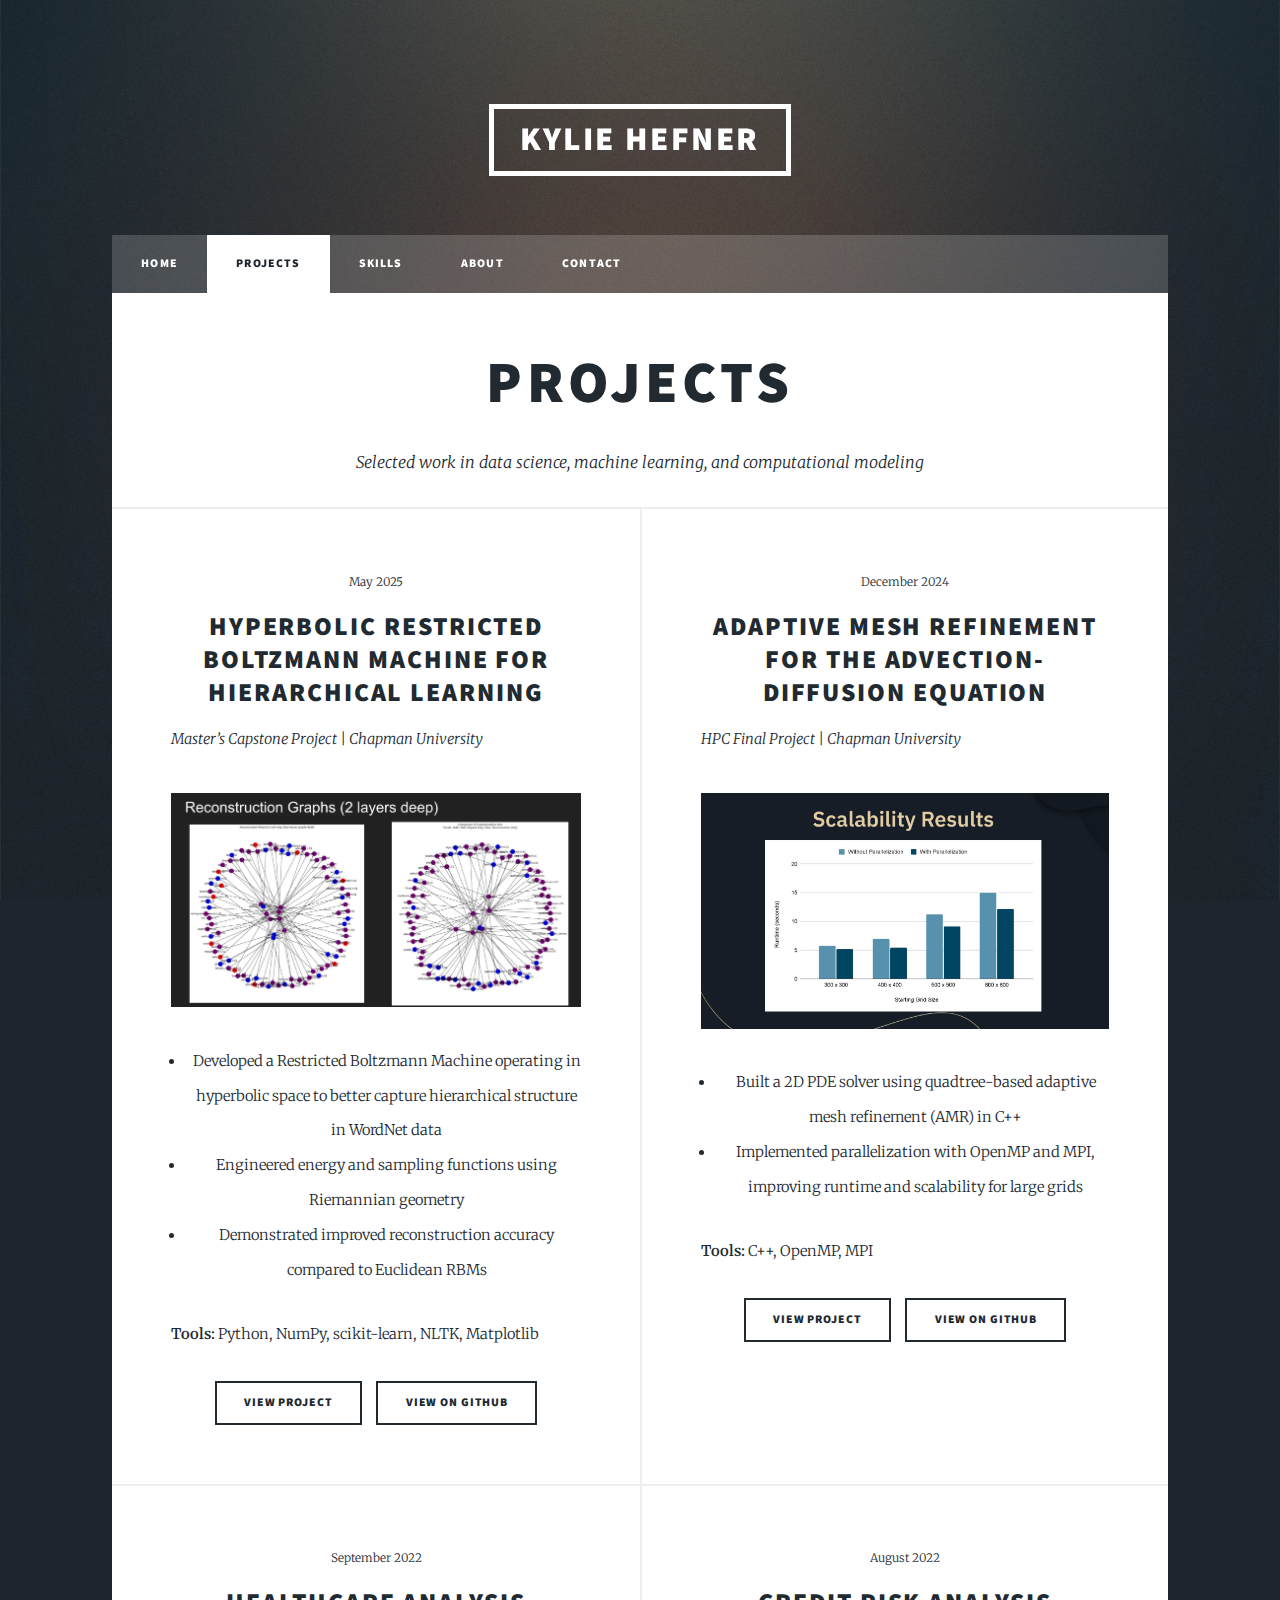
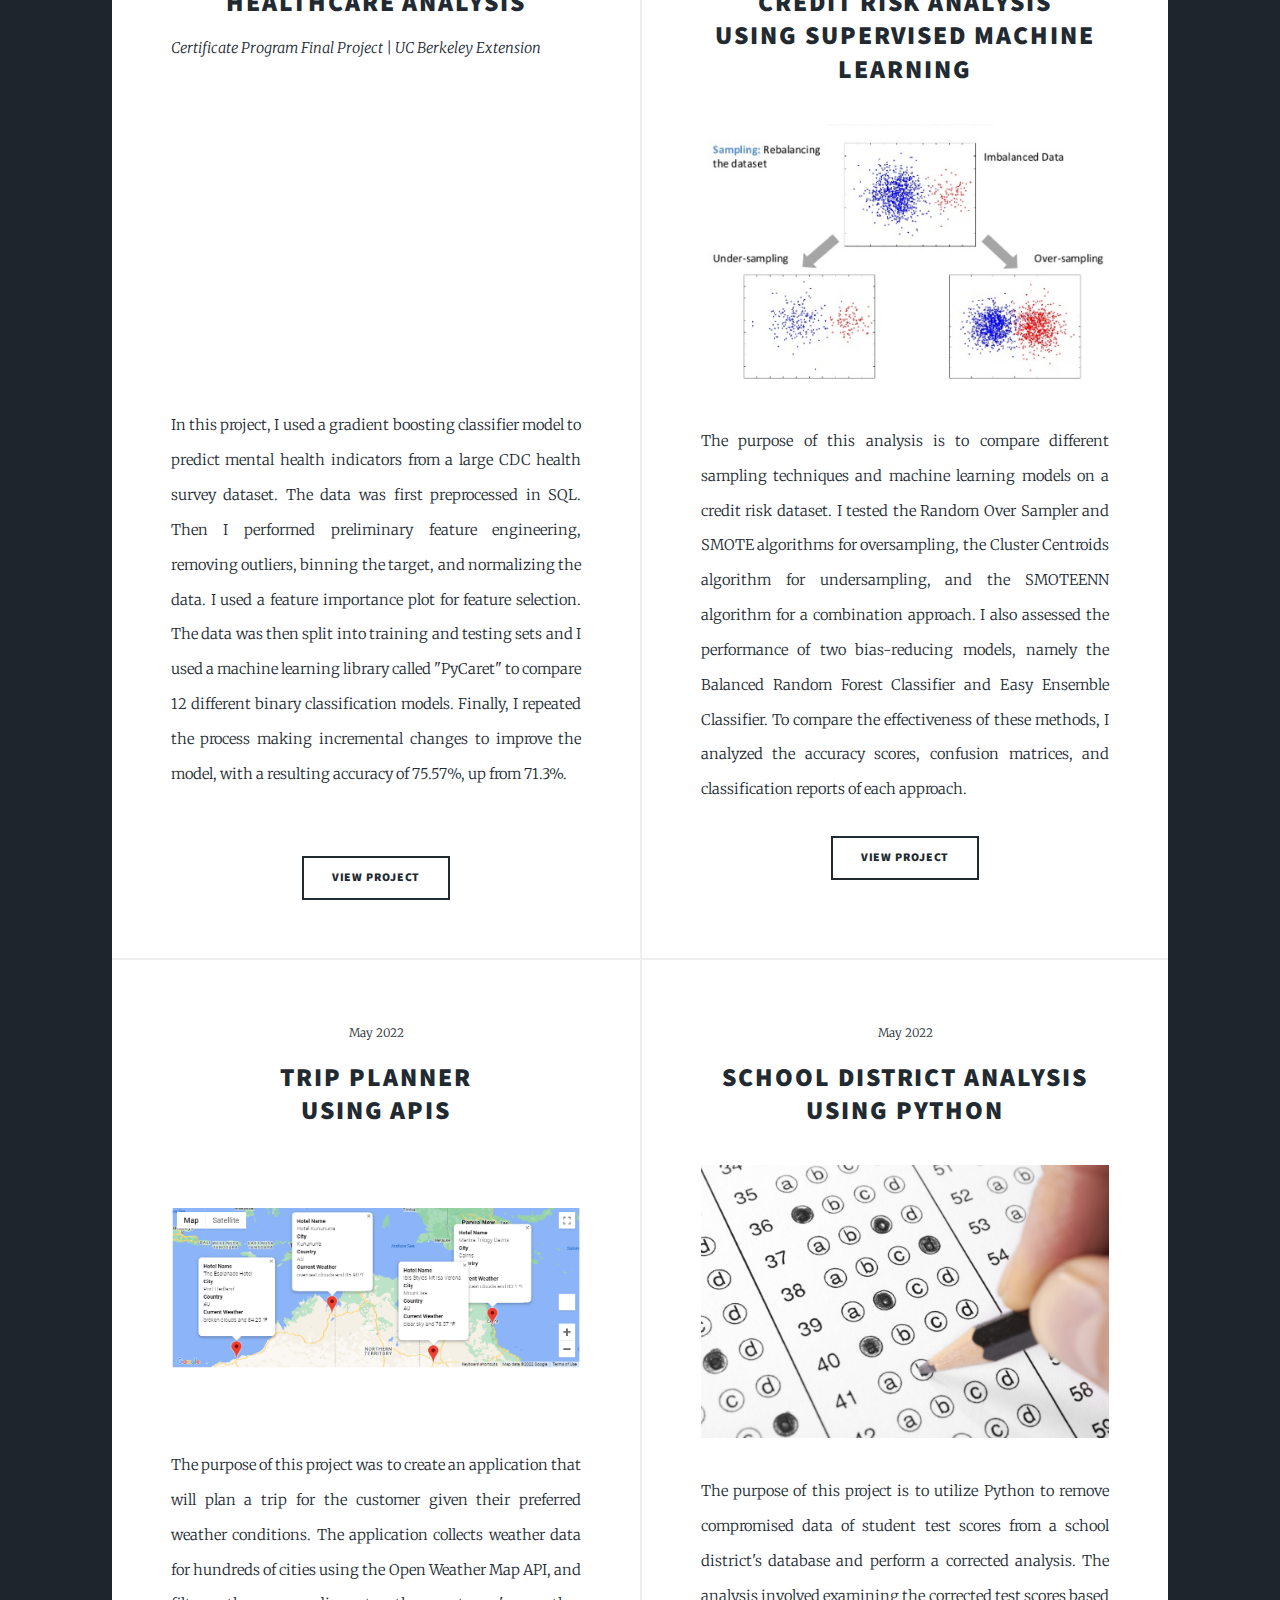
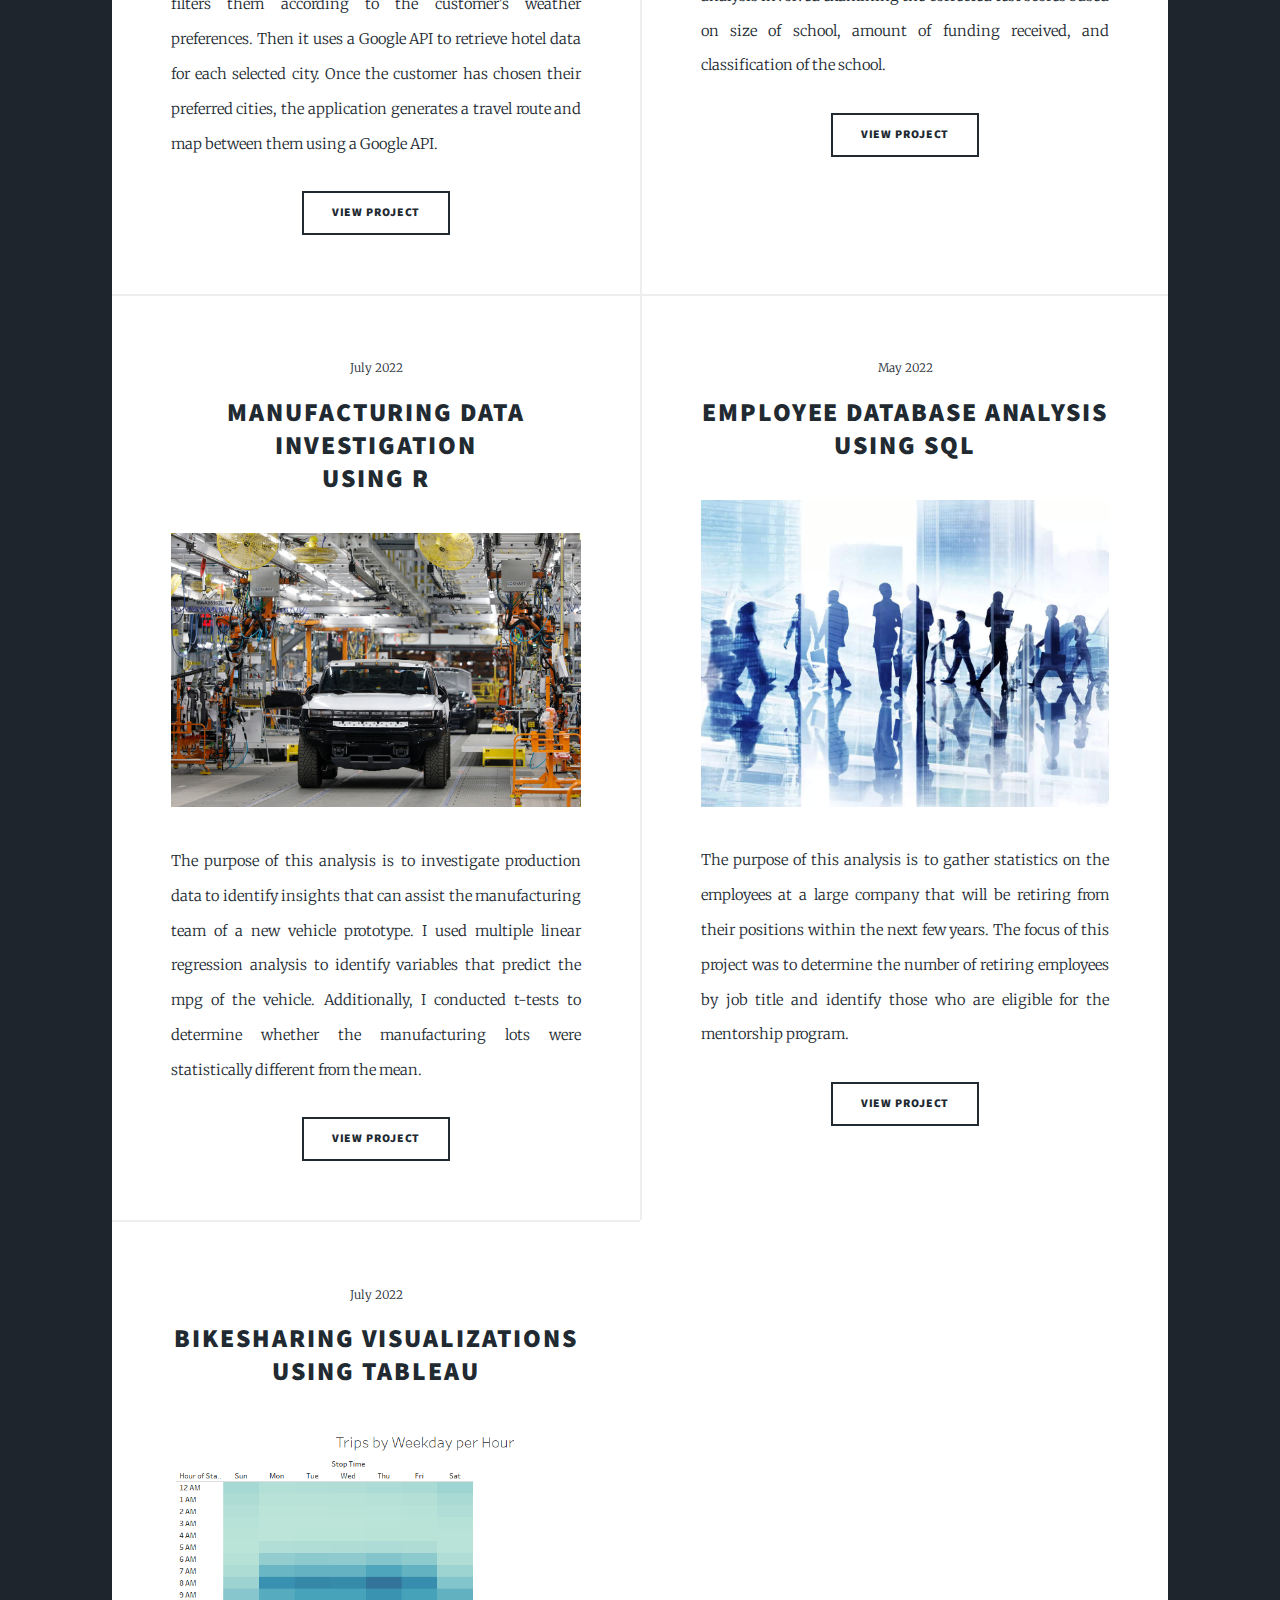
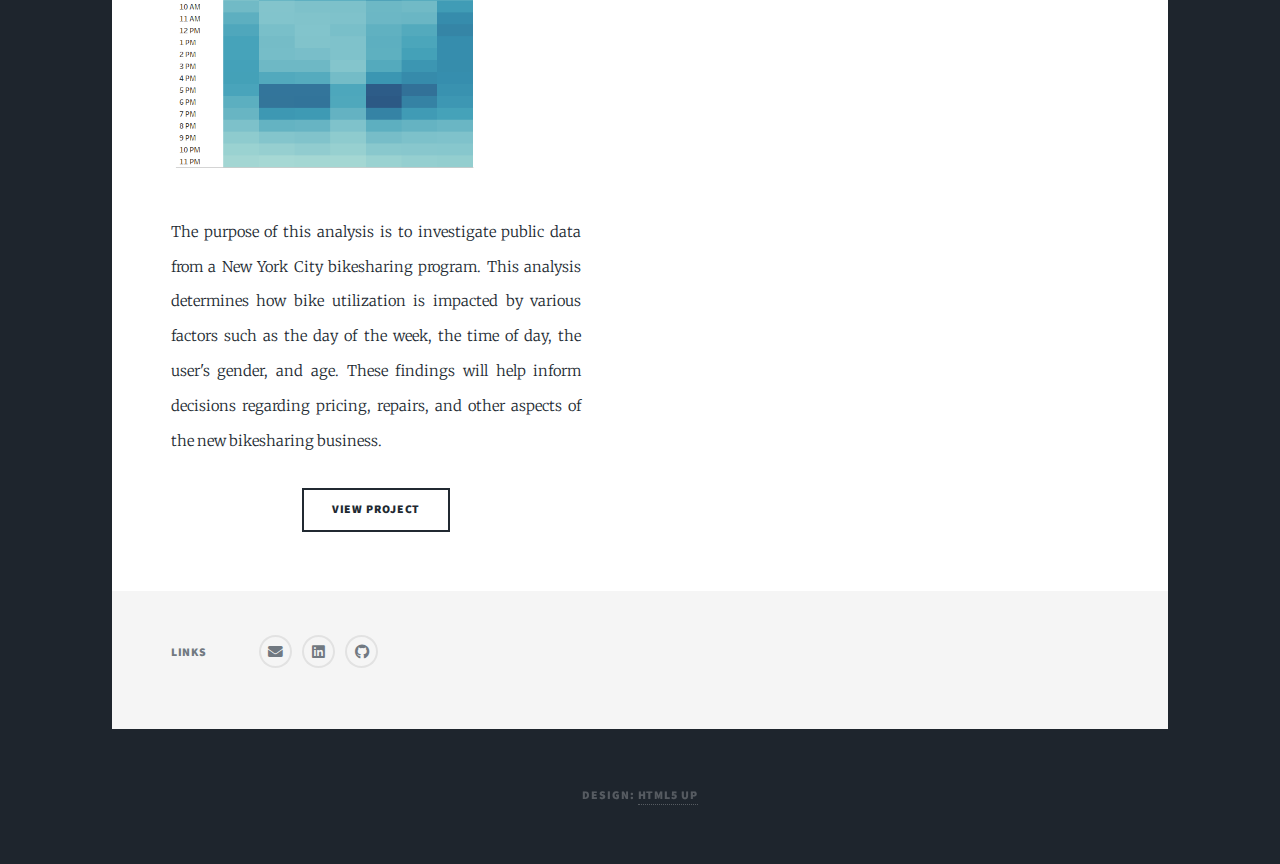
<file: projects.html>
<!DOCTYPE HTML>
<!--
	Massively by HTML5 UP
	html5up.net | @ajlkn
	Free for personal and commercial use under the CCA 3.0 license (html5up.net/license)
-->

<html>
	<head>
		<title>Kylie Hefner Portfolio</title>
		<meta charset="utf-8" />
		<meta name="viewport" content="width=device-width, initial-scale=1, user-scalable=no" />
		<link rel="stylesheet" href="assets/css/main.css" />
		<noscript><link rel="stylesheet" href="assets/css/noscript.css" /></noscript>
	</head>
	<body class="is-preload">

		<!-- Wrapper -->
		<div id="wrapper" class="fade-in">

			<header id="header">
				<a href="index.html" class="logo">Kylie Hefner</a>
			</header>

			<!-- Nav -->
			<nav id="nav">
				<ul class="links">
					<li><a href="index.html">Home</a></li>
					<li class="active"><a href="projects.html">Projects</a></li>
					<li><a href="skills.html">Skills</a></li>
					<li><a href="about.html">About</a></li>
					<li><a href="contact.html">Contact</a></li>
				</ul>
			</nav>

			<!-- Main -->
			<div id="main">

				<header class="major">
					<h1>Projects</h1>
					<p>Selected work in data science, machine learning, and computational modeling</p>
				</header>

				<!-- Posts -->
				<section class="posts">

					<article>
						<header>
							<span class="date">May 2025</span>
							<h2><a href="project-rbm.html" target=”_blank”>Hyperbolic Restricted Boltzmann Machine for Hierarchical Learning</a></h2>
						<p> Master’s Capstone Project | Chapman University </p>
						</header>
						<a class="image fit"><img src="images/RBM.png" alt="AMR Solver" /></a>
						<ul class="alt">
							<li>Developed a Restricted Boltzmann Machine operating in hyperbolic space to better capture hierarchical structure in WordNet data</li>
							<li>Engineered energy and sampling functions using Riemannian geometry</li>
							<li>Demonstrated improved reconstruction accuracy compared to Euclidean RBMs</li>
						</ul>
						<p><b>Tools:</b> Python, NumPy, scikit-learn, NLTK, Matplotlib</p>
						<ul class="actions special">
							<li><a href="project-rbm.html" class="button">View Project</a></li>
							<li><a href="https://github.com/kyliehefner/hyperbolic-rbm" target="_blank" class="button">View on GitHub</a></li>
						</ul>
					</article>

					<article>
						<header>
							<span class="date">December 2024</span>
						  	<h2><a href="https://github.com/kyliehefner/HPC-Adaptive-PDE" target=”_blank”>Adaptive Mesh Refinement for the Advection-Diffusion Equation</a></h2>
						  	<p>HPC Final Project | Chapman University</p>
						</header>
						<a class="image fit"><img src="images/AMR.png" alt="AMR Solver" /></a>
						<ul class="alt">
							<li>Built a 2D PDE solver using quadtree-based adaptive mesh refinement (AMR) in C++</li>
							<li>Implemented parallelization with OpenMP and MPI, improving runtime and scalability for large grids</li>
						</ul>
						<p><b>Tools:</b> C++, OpenMP, MPI</p>
						<ul class="actions special">
							<li><a href="project-hpc.html" class="button">View Project</a></li>
						  	<li><a href="https://github.com/kyliehefner/HPC-Adaptive-PDE" target="_blank" class="button">View on GitHub</a></li>
						</ul>
					 </article>

					<article>
						<header>
							<span class="date">September 2022</span>
							<h2><a href="https://github.com/UC-Healthcare/Healthcare_Analysis" target=”_blank”>Healthcare Analysis</a></h2>
							<p>Certificate Program Final Project | UC Berkeley Extension</p>
						</header>
						<iframe src="https://docs.google.com/presentation/d/e/2PACX-1vTbuQ610Xrsaho6mXcTp3gwMJ_Vq3mnzLRX8cGuInL3oo7Cc-cUUbtqdXJtWuOHitbjrBtN27wFvvci/embed?start=false&loop=false&delayms=5000" width = "100%" height = "300 px" allowfullscreen="true" mozallowfullscreen="true" webkitallowfullscreen="true"></iframe>
						<p>In this project, I used a gradient boosting classifier model to predict mental health indicators from a large CDC health survey dataset. The data was first preprocessed in SQL. Then I performed preliminary feature engineering, removing outliers, binning the target, and normalizing the data. I used a feature importance plot for feature selection. The data was then split into training and testing sets and I used a machine learning library called "PyCaret" to compare 12 different binary classification models. Finally, I repeated the process making incremental changes to improve the model, with a resulting accuracy of 75.57%, up from 71.3%.</p>
						<ul class="actions special">
							<li><br /><a href="https://github.com/UC-Healthcare/Healthcare_Analysis" target=”_blank” class="button">View Project</a></li>
						</ul>
					</article>

					<article>
						<header>
							<span class="date">August 2022</span>
							<h2><a href="https://github.com/kyliehefner/Credit-Risk-Analysis" target=”_blank”> Credit Risk Analysis <br /> Using Supervised Machine Learning </a></h2>
						</header>
						<a href="https://github.com/kyliehefner/Credit-Risk-Analysis" target=”_blank” class="image fit"><img src="images/sampling.png" alt="" /></a>
						<p>The purpose of this analysis is to compare different sampling techniques and machine learning models on a credit risk dataset. I tested the Random Over Sampler and SMOTE algorithms for oversampling, the Cluster Centroids algorithm for undersampling, and the SMOTEENN algorithm for a combination approach. I also assessed the performance of two bias-reducing models, namely the Balanced Random Forest Classifier and Easy Ensemble Classifier. To compare the effectiveness of these methods, I analyzed the accuracy scores, confusion matrices, and classification reports of each approach.</p>
						<ul class="actions special">
							<li><a href="https://github.com/kyliehefner/Credit-Risk-Analysis" target=”_blank” class="button">View Project</a></li>
						</ul>
					</article>

					<article>
						<header>
							<span class="date">May 2022</span>
							<h2><a href="https://github.com/kyliehefner/World_Weather_Analysis" target=”_blank”> Trip Planner <br /> Using APIs </a></h2>
						</header>
						<a href="https://github.com/kyliehefner/World_Weather_Analysis" target=”_blank” class="image fit"><img src="images/travel.png" alt="" /></a>
						<p>The purpose of this project was to create an application that will plan a trip for the customer given their preferred weather conditions. The application collects weather data for hundreds of cities using the Open Weather Map API, and filters them according to the customer's weather preferences. Then it uses a Google API to retrieve hotel data for each selected city. Once the customer has chosen their preferred cities, the application generates a travel route and map between them using a Google API.</p>
						<ul class="actions special">
							<li><a href="https://github.com/kyliehefner/World_Weather_Analysis" target=”_blank” class="button">View Project</a></li>
						</ul>
					</article>

					<article>
						<header>
							<span class="date">May 2022</span>
							<h2><a href="https://github.com/kyliehefner/school_district_analysis" target=”_blank”> School District Analysis <br /> Using Python </a></h2>
						</header>
						<a href="https://github.com/kyliehefner/school_district_analysis" target=”_blank” class="image fit"><img src="images/school.jpeg" alt="" /></a>
						<p>The purpose of this project is to utilize Python to remove compromised data of student test scores from a school district's database and perform a corrected analysis. The analysis involved examining the corrected test scores based on size of school, amount of funding received, and classification of the school.</p>
						<ul class="actions special">
							<li><a href="https://github.com/kyliehefner/school_district_analysis" target=”_blank” class="button">View Project</a></li>
						</ul>
					</article>

					<article>
						<header>
							<span class="date">July 2022</span>
							<h2><a href="https://github.com/kyliehefner/MechaCar-Statistical-Analysis" target=”_blank”> Manufacturing Data Investigation <br /> Using R </a></h2>
						</header>
						<a href="https://github.com/kyliehefner/MechaCar-Statistical-Analysis" target=”_blank” class="image fit"><img src="images/car.jpg" alt="" /></a>
						<p>The purpose of this analysis is to investigate production data to identify insights that can assist the manufacturing team of a new vehicle prototype. I used multiple linear regression analysis to identify variables that predict the mpg of the vehicle. Additionally, I conducted t-tests to determine whether the manufacturing lots were statistically different from the mean.</p>
						<ul class="actions special">
							<li><a href="https://github.com/kyliehefner/MechaCar-Statistical-Analysis" target=”_blank” class="button">View Project</a></li>
						</ul>
					</article>

					<article>
						<header>
							<span class="date">May 2022</span>
							<h2><a href="https://github.com/kyliehefner/Pewlett-Hackard-Analysis" target=”_blank”> Employee Database Analysis <br /> Using SQL </a></h2>
						</header>
						<a href="https://github.com/kyliehefner/Pewlett-Hackard-Analysis" target=”_blank” class="image fit"><img src="images/employees.jpg" alt="" /></a>
						<p>The purpose of this analysis is to gather statistics on the employees at a large company that will be retiring from their positions within the next few years. The focus of this project was to determine the number of retiring employees by job title and identify those who are eligible for the mentorship program.</p>
						<ul class="actions special">
							<li><a href="https://github.com/kyliehefner/Pewlett-Hackard-Analysis" target=”_blank” class="button">View Project</a></li>
						</ul>
					</article>

					<article>
						<header>
							<span class="date">July 2022</span>
							<h2><a href="https://github.com/kyliehefner/Bikesharing" target=”_blank”> Bikesharing Visualizations <br /> Using Tableau </a></h2>
						</header>
						<a href="https://github.com/kyliehefner/Bikesharing" target=”_blank” class="image fit"><img src="images/bikesharing.png" alt="" /></a>
						<p>The purpose of this analysis is to investigate public data from a New York City bikesharing program. This analysis determines how bike utilization is impacted by various factors such as the day of the week, the time of day, the user's gender, and age. These findings will help inform decisions regarding pricing, repairs, and other aspects of the new bikesharing business.</p>
						<ul class="actions special">
							<li><a href="https://github.com/kyliehefner/Bikesharing" target=”_blank” class="button">View Project</a></li>
						</ul>
					</article>
				</section>

			</div>

			<!-- Footer -->
			<footer id="footer">
				<section class="split contact">
					<section>
						<h3>Links</h3>
						<ul class="icons alt">
							<li><a href="mailto:kyliehefner.ds@gmail.com" class="icon solid alt fa-envelope"><span class="label">Email</span></a></li>
							<li><a href="https://www.linkedin.com/in/kyliehefner/" target=”_blank” class="icon brands alt fa-linkedin"><span class="label">LinkedIn</span></a></li>
							<li><a href="https://github.com/kyliehefner" target=”_blank” class="icon brands alt fa-github"><span class="label">GitHub</span></a></li>
						</ul>
					</section>
				</section>
			</footer>

			<!-- Copyright -->
			<div id="copyright">
				<ul><li>Design: <a href="https://html5up.net">HTML5 UP</a></li></ul>
			</div>

		</div>

		<!-- Scripts -->
		<script src="assets/js/jquery.min.js"></script>
		<script src="assets/js/jquery.scrollex.min.js"></script>
		<script src="assets/js/jquery.scrolly.min.js"></script>
		<script src="assets/js/browser.min.js"></script>
		<script src="assets/js/breakpoints.min.js"></script>
		<script src="assets/js/util.js"></script>
		<script src="assets/js/main.js"></script>

	</body>
</html>
</file>
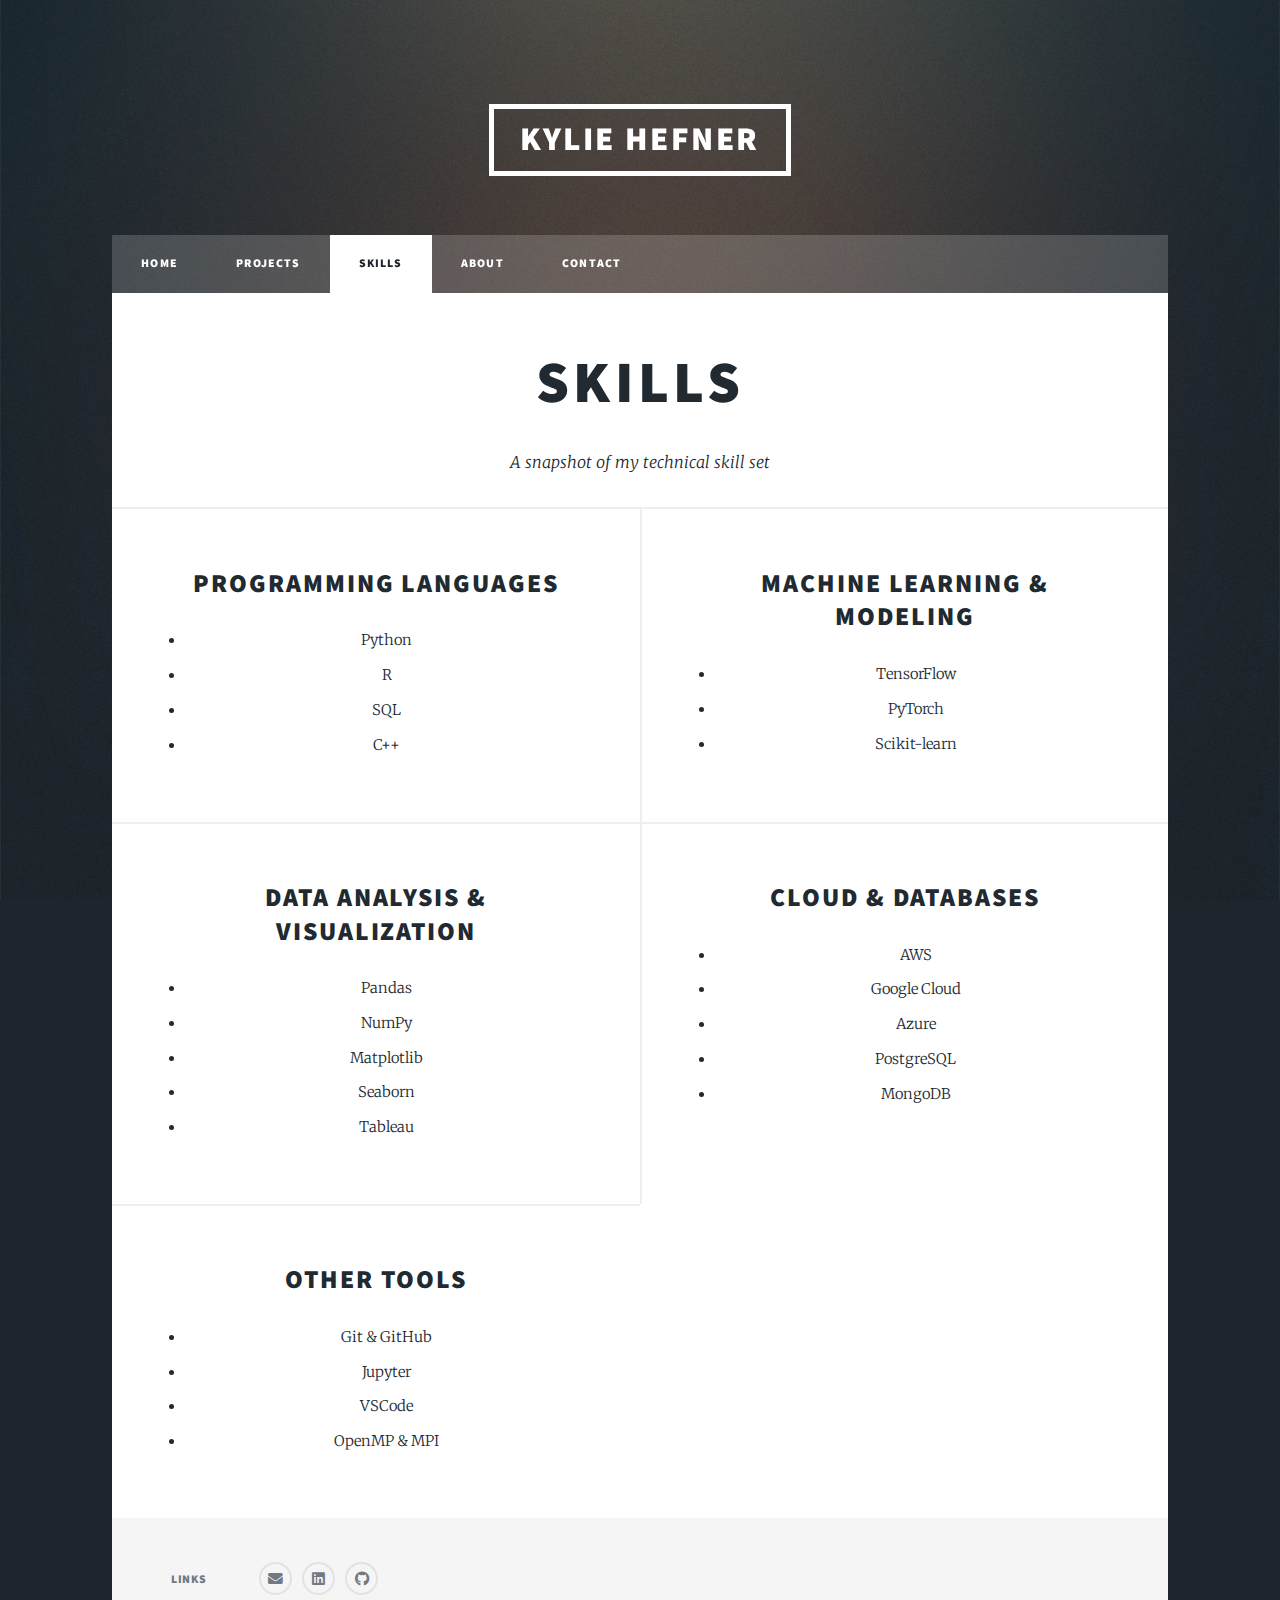
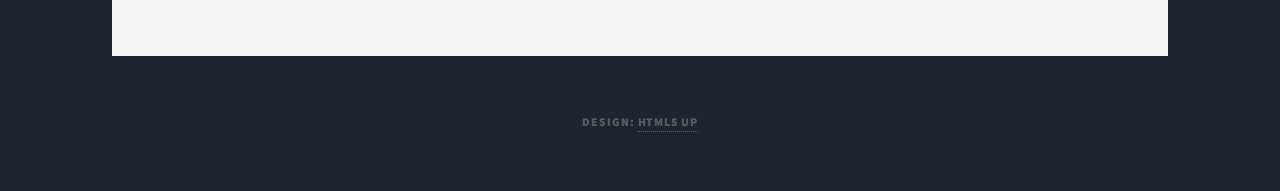
<file: skills.html>
<!DOCTYPE HTML>
<!--
	Massively by HTML5 UP
	html5up.net | @ajlkn
	Free for personal and commercial use under the CCA 3.0 license (html5up.net/license)
-->
<html>
	<head>
		<title>Skills | Kylie Hefner</title>
		<meta charset="utf-8" />
		<meta name="viewport" content="width=device-width, initial-scale=1, user-scalable=no" />
		<link rel="stylesheet" href="assets/css/main.css" />
		<noscript><link rel="stylesheet" href="assets/css/noscript.css" /></noscript>
	</head>
	<body class="is-preload">

		<!-- Wrapper -->
		<div id="wrapper">

			<header id="header">
				<a href="index.html" class="logo">Kylie Hefner</a>
			</header>

			<!-- Nav -->
			<nav id="nav">
				<ul class="links">
					<li><a href="index.html">Home</a></li>
					<li><a href="projects.html">Projects</a></li>
					<li class="active"><a href="skills.html">Skills</a></li>
					<li><a href="about.html">About</a></li>
					<li><a href="contact.html">Contact</a></li>
				</ul>
			</nav>

			<!-- Main -->
			<div id="main">

				<header class="major">
					<h1>Skills</h1>
					<p>A snapshot of my technical skill set</p>
				</header>

				<section class="posts">
				<article>
					<header>
					<h2>Programming Languages</h2>
					</header>
					<ul class="alt">
						<li>Python</li>
						<li>R</li>
						<li>SQL</li>
						<li>C++</li>
					</ul>
				</article>
		
				<article>
					<header>
					<h2>Machine Learning & Modeling</h2>
					</header>
					<ul class="alt">
						<li>TensorFlow</li>
						<li>PyTorch</li>
						<li>Scikit-learn</li>
					</ul>
				</article>
		
				<article>
					<header>
					<h2>Data Analysis & Visualization</h2>
					</header>
					<ul class="alt">
						<li>Pandas</li>
						<li>NumPy</li>
						<li>Matplotlib</li>
						<li>Seaborn</li>
						<li>Tableau</li>
					</ul>
				</article>
		
				<article>
					<header>
					<h2>Cloud & Databases</h2>
					</header>
					<ul class="alt">
						<li>AWS</li>
						<li>Google Cloud</li>
						<li>Azure</li>
						<li>PostgreSQL</li>
						<li>MongoDB</li>
					</ul>
				</article>
		
				<article>
					<header>
					<h2>Other Tools</h2>
					</header>
					<ul class="alt">
						<li>Git & GitHub</li>
						<li>Jupyter</li>
						<li>VSCode</li>
						<li>OpenMP & MPI</li>
					</ul>
				</article>
				</section>
			</div>

			<!-- Footer -->
			<footer id="footer">
				<section class="split contact">
					<section>
						<h3>Links</h3>
						<ul class="icons alt">
							<li><a href="mailto:kyliehefner.ds@gmail.com" class="icon solid alt fa-envelope"><span class="label">Email</span></a></li>
							<li><a href="https://www.linkedin.com/in/kyliehefner/" target=”_blank” class="icon brands alt fa-linkedin"><span class="label">LinkedIn</span></a></li>
							<li><a href="https://github.com/kyliehefner" target=”_blank” class="icon brands alt fa-github"><span class="label">GitHub</span></a></li>
						</ul>
					</section>
				</section>
			</footer>
	
			<!-- Copyright -->
			<div id="copyright">
				<ul><li>Design: <a href="https://html5up.net">HTML5 UP</a></li></ul>
			</div>

		</div>

		<!-- Scripts -->
		<script src="assets/js/jquery.min.js"></script>
		<script src="assets/js/jquery.scrollex.min.js"></script>
		<script src="assets/js/jquery.scrolly.min.js"></script>
		<script src="assets/js/browser.min.js"></script>
		<script src="assets/js/breakpoints.min.js"></script>
		<script src="assets/js/util.js"></script>
		<script src="assets/js/main.js"></script>

	</body>
</html>
</file>
<file: assets/css/main.css>
@import url(fontawesome-all.min.css);
@import url("https://fonts.googleapis.com/css?family=Merriweather:300,700,300italic,700italic|Source+Sans+Pro:900");

/*
	Massively by HTML5 UP
	html5up.net | @ajlkn
	Free for personal and commercial use under the CCA 3.0 license (html5up.net/license)
*/

html, body, div, span, applet, object,
iframe, h1, h2, h3, h4, h5, h6, p, blockquote,
pre, a, abbr, acronym, address, big, cite,
code, del, dfn, em, img, ins, kbd, q, s, samp,
small, strike, strong, sub, sup, tt, var, b,
u, i, center, dl, dt, dd, ol, ul, li, fieldset,
form, label, legend, table, caption, tbody,
tfoot, thead, tr, th, td, article, aside,
canvas, details, embed, figure, figcaption,
footer, header, hgroup, menu, nav, output, ruby,
section, summary, time, mark, audio, video {
	margin: 0;
	padding: 0;
	border: 0;
	font-size: 100%;
	font: inherit;
	vertical-align: baseline;}

article, aside, details, figcaption, figure,
footer, header, hgroup, menu, nav, section {
	display: block;}

body {
	line-height: 1;
}

ol, ul {
	list-style: none;
}

blockquote, q {
	quotes: none;
}

	blockquote:before, blockquote:after, q:before, q:after {
		content: '';
		content: none;
	}

table {
	border-collapse: collapse;
	border-spacing: 0;
}

body {
	-webkit-text-size-adjust: none;
}

mark {
	background-color: transparent;
	color: inherit;
}

input::-moz-focus-inner {
	border: 0;
	padding: 0;
}

input, select, textarea {
	-moz-appearance: none;
	-webkit-appearance: none;
	-ms-appearance: none;
	appearance: none;
}

/* Basic */

	@-ms-viewport {
		width: device-width;
	}

	body {
		-ms-overflow-style: scrollbar;
	}

	@media screen and (max-width: 480px) {

		html, body {
			min-width: 320px;
		}

	}

	html {
		box-sizing: border-box;
	}

	*, *:before, *:after {
		box-sizing: inherit;
	}

	body {
		background-color: #1e252d;
	}

		body.is-preload *, body.is-preload *:before, body.is-preload *:after {
			-moz-animation: none !important;
			-webkit-animation: none !important;
			-ms-animation: none !important;
			animation: none !important;
			-moz-transition: none !important;
			-webkit-transition: none !important;
			-ms-transition: none !important;
			transition: none !important;
		}

/* Type */

	html {
		font-size: 16pt;
	}

		@media screen and (max-width: 1680px) {

			html {
				font-size: 12pt;
			}

		}

		@media screen and (max-width: 1280px) {

			html {
				font-size: 11pt;
			}

		}

		@media screen and (max-width: 360px) {

			html {
				font-size: 10pt;
			}

		}

	body {
		color: #212931;
	}

	body, input, select, textarea {
		font-family: "Merriweather", Georgia, serif;
		font-weight: 300;
		font-size: 1rem;
		line-height: 2.375;
	}

	a {
		-moz-transition: color 0.2s ease-in-out, background-color 0.2s ease-in-out, border-color 0.2s ease-in-out, box-shadow 0.2s ease-in-out;
		-webkit-transition: color 0.2s ease-in-out, background-color 0.2s ease-in-out, border-color 0.2s ease-in-out, box-shadow 0.2s ease-in-out;
		-ms-transition: color 0.2s ease-in-out, background-color 0.2s ease-in-out, border-color 0.2s ease-in-out, box-shadow 0.2s ease-in-out;
		transition: color 0.2s ease-in-out, background-color 0.2s ease-in-out, border-color 0.2s ease-in-out, box-shadow 0.2s ease-in-out;
		border-bottom: dotted 1px;
		text-decoration: none;
	}

		a:hover {
			border-bottom-color: transparent;
		}

	strong, b {
		font-weight: 600;
	}

	em, i {
		font-style: italic;
	}

	p {
		text-align: justify;
		margin: 0 0 2rem 0;
	}

	h1, h2, h3, h4, h5, h6 {
		font-family: "Source Sans Pro", Helvetica, sans-serif;
		font-weight: 900;
		line-height: 1.5;
		letter-spacing: 0.075em;
		text-transform: uppercase;
		margin: 0 0 1rem 0;
	}

		h1 a, h2 a, h3 a, h4 a, h5 a, h6 a {
			border-bottom: 0;
			color: inherit;
			text-decoration: none;
		}

	h1 {
		font-size: 4rem;
		line-height: 1.1;
		margin: 0 0 2rem 0;
	}

	h2 {
		font-size: 1.75rem;
		line-height: 1.3;
		margin: 0 0 1.5rem 0;
	}

	h3 {
		font-size: 1.25rem;
		margin: 0 0 1.5rem 0;
	}

	h4 {
		font-size: 1rem;
	}

	h5 {
		font-size: 0.9rem;
	}

	h6 {
		font-size: 0.8rem;
	}

	sub {
		font-size: 0.8rem;
		position: relative;
		top: 0.5rem;
	}

	sup {
		font-size: 0.8rem;
		position: relative;
		top: -0.5rem;
	}

	blockquote {
		border-left: solid 4px;
		font-style: italic;
		margin: 0 0 2rem 0;
		padding: 0.5rem 0 0.5rem 2rem;
	}

	code {
		border: solid 2px;
		font-family: "Courier New", monospace;
		font-size: 0.9rem;
		margin: 0 0.25rem;
		padding: 0.25rem 0.65rem;
	}

	pre {
		-webkit-overflow-scrolling: touch;
		font-family: "Courier New", monospace;
		font-size: 0.9rem;
		margin: 0 0 2rem 0;
	}

		pre code {
			display: block;
			line-height: 1.75;
			padding: 1rem 1.5rem;
			overflow-x: auto;
		}

	hr {
		border: 0;
		border-bottom: solid 2px;
		margin: 3rem 0;
	}

		hr.major {
			margin: 5rem 0;
		}

	.align-left {
		text-align: left;
	}

	.align-center {
		text-align: center;
	}

	.align-right {
		text-align: right;
	}

	input, select, textarea {
		color: #212931;
	}

	a {
		color: #212931;
		border-bottom-color: rgba(33, 41, 49, 0.5);
	}

		a:hover {
			border-bottom-color: transparent;
			color: #18bfef !important;
		}

	strong, b {
		color: #212931;
	}

	h1, h2, h3, h4, h5, h6 {
		color: #212931;
	}

	blockquote {
		border-left-color: #eeeeee;
	}

	code {
		background: rgba(220, 220, 220, 0.25);
		border-color: #eeeeee;
	}

	hr {
		border-bottom-color: #eeeeee;
	}

/* Row */

	.row {
		display: flex;
		flex-wrap: wrap;
		box-sizing: border-box;
		align-items: stretch;
	}

		.row > * {
			box-sizing: border-box;
		}

		.row.gtr-uniform > * > :last-child {
			margin-bottom: 0;
		}

		.row.aln-left {
			justify-content: flex-start;
		}

		.row.aln-center {
			justify-content: center;
		}

		.row.aln-right {
			justify-content: flex-end;
		}

		.row.aln-top {
			align-items: flex-start;
		}

		.row.aln-middle {
			align-items: center;
		}

		.row.aln-bottom {
			align-items: flex-end;
		}

		.row > .imp {
			order: -1;
		}

		.row > .col-1 {
			width: 8.33333%;
		}

		.row > .off-1 {
			margin-left: 8.33333%;
		}

		.row > .col-2 {
			width: 16.66667%;
		}

		.row > .off-2 {
			margin-left: 16.66667%;
		}

		.row > .col-3 {
			width: 25%;
		}

		.row > .off-3 {
			margin-left: 25%;
		}

		.row > .col-4 {
			width: 33.33333%;
		}

		.row > .off-4 {
			margin-left: 33.33333%;
		}

		.row > .col-5 {
			width: 41.66667%;
		}

		.row > .off-5 {
			margin-left: 41.66667%;
		}

		.row > .col-6 {
			width: 50%;
		}

		.row > .off-6 {
			margin-left: 50%;
		}

		.row > .col-7 {
			width: 58.33333%;
		}

		.row > .off-7 {
			margin-left: 58.33333%;
		}

		.row > .col-8 {
			width: 66.66667%;
		}

		.row > .off-8 {
			margin-left: 66.66667%;
		}

		.row > .col-9 {
			width: 75%;
		}

		.row > .off-9 {
			margin-left: 75%;
		}

		.row > .col-10 {
			width: 83.33333%;
		}

		.row > .off-10 {
			margin-left: 83.33333%;
		}

		.row > .col-11 {
			width: 91.66667%;
		}

		.row > .off-11 {
			margin-left: 91.66667%;
		}

		.row > .col-12 {
			width: 100%;
		}

		.row > .off-12 {
			margin-left: 100%;
		}

		.row.gtr-0 {
			margin-top: 0;
			margin-left: 0rem;
		}

			.row.gtr-0 > * {
				padding: 0 0 0 0rem;
			}

			.row.gtr-0.gtr-uniform {
				margin-top: 0rem;
			}

				.row.gtr-0.gtr-uniform > * {
					padding-top: 0rem;
				}

		.row.gtr-25 {
			margin-top: 0;
			margin-left: -0.375rem;
		}

			.row.gtr-25 > * {
				padding: 0 0 0 0.375rem;
			}

			.row.gtr-25.gtr-uniform {
				margin-top: -0.375rem;
			}

				.row.gtr-25.gtr-uniform > * {
					padding-top: 0.375rem;
				}

		.row.gtr-50 {
			margin-top: 0;
			margin-left: -0.75rem;
		}

			.row.gtr-50 > * {
				padding: 0 0 0 0.75rem;
			}

			.row.gtr-50.gtr-uniform {
				margin-top: -0.75rem;
			}

				.row.gtr-50.gtr-uniform > * {
					padding-top: 0.75rem;
				}

		.row {
			margin-top: 0;
			margin-left: -1.5rem;
		}

			.row > * {
				padding: 0 0 0 1.5rem;
			}

			.row.gtr-uniform {
				margin-top: -1.5rem;
			}

				.row.gtr-uniform > * {
					padding-top: 1.5rem;
				}

		.row.gtr-150 {
			margin-top: 0;
			margin-left: -2.25rem;
		}

			.row.gtr-150 > * {
				padding: 0 0 0 2.25rem;
			}

			.row.gtr-150.gtr-uniform {
				margin-top: -2.25rem;
			}

				.row.gtr-150.gtr-uniform > * {
					padding-top: 2.25rem;
				}

		.row.gtr-200 {
			margin-top: 0;
			margin-left: -3rem;
		}

			.row.gtr-200 > * {
				padding: 0 0 0 3rem;
			}

			.row.gtr-200.gtr-uniform {
				margin-top: -3rem;
			}

				.row.gtr-200.gtr-uniform > * {
					padding-top: 3rem;
				}

		@media screen and (max-width: 1680px) {

			.row {
				display: flex;
				flex-wrap: wrap;
				box-sizing: border-box;
				align-items: stretch;
			}

				.row > * {
					box-sizing: border-box;
				}

				.row.gtr-uniform > * > :last-child {
					margin-bottom: 0;
				}

				.row.aln-left {
					justify-content: flex-start;
				}

				.row.aln-center {
					justify-content: center;
				}

				.row.aln-right {
					justify-content: flex-end;
				}

				.row.aln-top {
					align-items: flex-start;
				}

				.row.aln-middle {
					align-items: center;
				}

				.row.aln-bottom {
					align-items: flex-end;
				}

				.row > .imp-xlarge {
					order: -1;
				}

				.row > .col-1-xlarge {
					width: 8.33333%;
				}

				.row > .off-1-xlarge {
					margin-left: 8.33333%;
				}

				.row > .col-2-xlarge {
					width: 16.66667%;
				}

				.row > .off-2-xlarge {
					margin-left: 16.66667%;
				}

				.row > .col-3-xlarge {
					width: 25%;
				}

				.row > .off-3-xlarge {
					margin-left: 25%;
				}

				.row > .col-4-xlarge {
					width: 33.33333%;
				}

				.row > .off-4-xlarge {
					margin-left: 33.33333%;
				}

				.row > .col-5-xlarge {
					width: 41.66667%;
				}

				.row > .off-5-xlarge {
					margin-left: 41.66667%;
				}

				.row > .col-6-xlarge {
					width: 50%;
				}

				.row > .off-6-xlarge {
					margin-left: 50%;
				}

				.row > .col-7-xlarge {
					width: 58.33333%;
				}

				.row > .off-7-xlarge {
					margin-left: 58.33333%;
				}

				.row > .col-8-xlarge {
					width: 66.66667%;
				}

				.row > .off-8-xlarge {
					margin-left: 66.66667%;
				}

				.row > .col-9-xlarge {
					width: 75%;
				}

				.row > .off-9-xlarge {
					margin-left: 75%;
				}

				.row > .col-10-xlarge {
					width: 83.33333%;
				}

				.row > .off-10-xlarge {
					margin-left: 83.33333%;
				}

				.row > .col-11-xlarge {
					width: 91.66667%;
				}

				.row > .off-11-xlarge {
					margin-left: 91.66667%;
				}

				.row > .col-12-xlarge {
					width: 100%;
				}

				.row > .off-12-xlarge {
					margin-left: 100%;
				}

				.row.gtr-0 {
					margin-top: 0;
					margin-left: 0rem;
				}

					.row.gtr-0 > * {
						padding: 0 0 0 0rem;
					}

					.row.gtr-0.gtr-uniform {
						margin-top: 0rem;
					}

						.row.gtr-0.gtr-uniform > * {
							padding-top: 0rem;
						}

				.row.gtr-25 {
					margin-top: 0;
					margin-left: -0.375rem;
				}

					.row.gtr-25 > * {
						padding: 0 0 0 0.375rem;
					}

					.row.gtr-25.gtr-uniform {
						margin-top: -0.375rem;
					}

						.row.gtr-25.gtr-uniform > * {
							padding-top: 0.375rem;
						}

				.row.gtr-50 {
					margin-top: 0;
					margin-left: -0.75rem;
				}

					.row.gtr-50 > * {
						padding: 0 0 0 0.75rem;
					}

					.row.gtr-50.gtr-uniform {
						margin-top: -0.75rem;
					}

						.row.gtr-50.gtr-uniform > * {
							padding-top: 0.75rem;
						}

				.row {
					margin-top: 0;
					margin-left: -1.5rem;
				}

					.row > * {
						padding: 0 0 0 1.5rem;
					}

					.row.gtr-uniform {
						margin-top: -1.5rem;
					}

						.row.gtr-uniform > * {
							padding-top: 1.5rem;
						}

				.row.gtr-150 {
					margin-top: 0;
					margin-left: -2.25rem;
				}

					.row.gtr-150 > * {
						padding: 0 0 0 2.25rem;
					}

					.row.gtr-150.gtr-uniform {
						margin-top: -2.25rem;
					}

						.row.gtr-150.gtr-uniform > * {
							padding-top: 2.25rem;
						}

				.row.gtr-200 {
					margin-top: 0;
					margin-left: -3rem;
				}

					.row.gtr-200 > * {
						padding: 0 0 0 3rem;
					}

					.row.gtr-200.gtr-uniform {
						margin-top: -3rem;
					}

						.row.gtr-200.gtr-uniform > * {
							padding-top: 3rem;
						}

		}

		@media screen and (max-width: 1280px) {

			.row {
				display: flex;
				flex-wrap: wrap;
				box-sizing: border-box;
				align-items: stretch;
			}

				.row > * {
					box-sizing: border-box;
				}

				.row.gtr-uniform > * > :last-child {
					margin-bottom: 0;
				}

				.row.aln-left {
					justify-content: flex-start;
				}

				.row.aln-center {
					justify-content: center;
				}

				.row.aln-right {
					justify-content: flex-end;
				}

				.row.aln-top {
					align-items: flex-start;
				}

				.row.aln-middle {
					align-items: center;
				}

				.row.aln-bottom {
					align-items: flex-end;
				}

				.row > .imp-large {
					order: -1;
				}

				.row > .col-1-large {
					width: 8.33333%;
				}

				.row > .off-1-large {
					margin-left: 8.33333%;
				}

				.row > .col-2-large {
					width: 16.66667%;
				}

				.row > .off-2-large {
					margin-left: 16.66667%;
				}

				.row > .col-3-large {
					width: 25%;
				}

				.row > .off-3-large {
					margin-left: 25%;
				}

				.row > .col-4-large {
					width: 33.33333%;
				}

				.row > .off-4-large {
					margin-left: 33.33333%;
				}

				.row > .col-5-large {
					width: 41.66667%;
				}

				.row > .off-5-large {
					margin-left: 41.66667%;
				}

				.row > .col-6-large {
					width: 50%;
				}

				.row > .off-6-large {
					margin-left: 50%;
				}

				.row > .col-7-large {
					width: 58.33333%;
				}

				.row > .off-7-large {
					margin-left: 58.33333%;
				}

				.row > .col-8-large {
					width: 66.66667%;
				}

				.row > .off-8-large {
					margin-left: 66.66667%;
				}

				.row > .col-9-large {
					width: 75%;
				}

				.row > .off-9-large {
					margin-left: 75%;
				}

				.row > .col-10-large {
					width: 83.33333%;
				}

				.row > .off-10-large {
					margin-left: 83.33333%;
				}

				.row > .col-11-large {
					width: 91.66667%;
				}

				.row > .off-11-large {
					margin-left: 91.66667%;
				}

				.row > .col-12-large {
					width: 100%;
				}

				.row > .off-12-large {
					margin-left: 100%;
				}

				.row.gtr-0 {
					margin-top: 0;
					margin-left: 0rem;
				}

					.row.gtr-0 > * {
						padding: 0 0 0 0rem;
					}

					.row.gtr-0.gtr-uniform {
						margin-top: 0rem;
					}

						.row.gtr-0.gtr-uniform > * {
							padding-top: 0rem;
						}

				.row.gtr-25 {
					margin-top: 0;
					margin-left: -0.375rem;
				}

					.row.gtr-25 > * {
						padding: 0 0 0 0.375rem;
					}

					.row.gtr-25.gtr-uniform {
						margin-top: -0.375rem;
					}

						.row.gtr-25.gtr-uniform > * {
							padding-top: 0.375rem;
						}

				.row.gtr-50 {
					margin-top: 0;
					margin-left: -0.75rem;
				}

					.row.gtr-50 > * {
						padding: 0 0 0 0.75rem;
					}

					.row.gtr-50.gtr-uniform {
						margin-top: -0.75rem;
					}

						.row.gtr-50.gtr-uniform > * {
							padding-top: 0.75rem;
						}

				.row {
					margin-top: 0;
					margin-left: -1.5rem;
				}

					.row > * {
						padding: 0 0 0 1.5rem;
					}

					.row.gtr-uniform {
						margin-top: -1.5rem;
					}

						.row.gtr-uniform > * {
							padding-top: 1.5rem;
						}

				.row.gtr-150 {
					margin-top: 0;
					margin-left: -2.25rem;
				}

					.row.gtr-150 > * {
						padding: 0 0 0 2.25rem;
					}

					.row.gtr-150.gtr-uniform {
						margin-top: -2.25rem;
					}

						.row.gtr-150.gtr-uniform > * {
							padding-top: 2.25rem;
						}

				.row.gtr-200 {
					margin-top: 0;
					margin-left: -3rem;
				}

					.row.gtr-200 > * {
						padding: 0 0 0 3rem;
					}

					.row.gtr-200.gtr-uniform {
						margin-top: -3rem;
					}

						.row.gtr-200.gtr-uniform > * {
							padding-top: 3rem;
						}

		}

		@media screen and (max-width: 980px) {

			.row {
				display: flex;
				flex-wrap: wrap;
				box-sizing: border-box;
				align-items: stretch;
			}

				.row > * {
					box-sizing: border-box;
				}

				.row.gtr-uniform > * > :last-child {
					margin-bottom: 0;
				}

				.row.aln-left {
					justify-content: flex-start;
				}

				.row.aln-center {
					justify-content: center;
				}

				.row.aln-right {
					justify-content: flex-end;
				}

				.row.aln-top {
					align-items: flex-start;
				}

				.row.aln-middle {
					align-items: center;
				}

				.row.aln-bottom {
					align-items: flex-end;
				}

				.row > .imp-medium {
					order: -1;
				}

				.row > .col-1-medium {
					width: 8.33333%;
				}

				.row > .off-1-medium {
					margin-left: 8.33333%;
				}

				.row > .col-2-medium {
					width: 16.66667%;
				}

				.row > .off-2-medium {
					margin-left: 16.66667%;
				}

				.row > .col-3-medium {
					width: 25%;
				}

				.row > .off-3-medium {
					margin-left: 25%;
				}

				.row > .col-4-medium {
					width: 33.33333%;
				}

				.row > .off-4-medium {
					margin-left: 33.33333%;
				}

				.row > .col-5-medium {
					width: 41.66667%;
				}

				.row > .off-5-medium {
					margin-left: 41.66667%;
				}

				.row > .col-6-medium {
					width: 50%;
				}

				.row > .off-6-medium {
					margin-left: 50%;
				}

				.row > .col-7-medium {
					width: 58.33333%;
				}

				.row > .off-7-medium {
					margin-left: 58.33333%;
				}

				.row > .col-8-medium {
					width: 66.66667%;
				}

				.row > .off-8-medium {
					margin-left: 66.66667%;
				}

				.row > .col-9-medium {
					width: 75%;
				}

				.row > .off-9-medium {
					margin-left: 75%;
				}

				.row > .col-10-medium {
					width: 83.33333%;
				}

				.row > .off-10-medium {
					margin-left: 83.33333%;
				}

				.row > .col-11-medium {
					width: 91.66667%;
				}

				.row > .off-11-medium {
					margin-left: 91.66667%;
				}

				.row > .col-12-medium {
					width: 100%;
				}

				.row > .off-12-medium {
					margin-left: 100%;
				}

				.row.gtr-0 {
					margin-top: 0;
					margin-left: 0rem;
				}

					.row.gtr-0 > * {
						padding: 0 0 0 0rem;
					}

					.row.gtr-0.gtr-uniform {
						margin-top: 0rem;
					}

						.row.gtr-0.gtr-uniform > * {
							padding-top: 0rem;
						}

				.row.gtr-25 {
					margin-top: 0;
					margin-left: -0.375rem;
				}

					.row.gtr-25 > * {
						padding: 0 0 0 0.375rem;
					}

					.row.gtr-25.gtr-uniform {
						margin-top: -0.375rem;
					}

						.row.gtr-25.gtr-uniform > * {
							padding-top: 0.375rem;
						}

				.row.gtr-50 {
					margin-top: 0;
					margin-left: -0.75rem;
				}

					.row.gtr-50 > * {
						padding: 0 0 0 0.75rem;
					}

					.row.gtr-50.gtr-uniform {
						margin-top: -0.75rem;
					}

						.row.gtr-50.gtr-uniform > * {
							padding-top: 0.75rem;
						}

				.row {
					margin-top: 0;
					margin-left: -1.5rem;
				}

					.row > * {
						padding: 0 0 0 1.5rem;
					}

					.row.gtr-uniform {
						margin-top: -1.5rem;
					}

						.row.gtr-uniform > * {
							padding-top: 1.5rem;
						}

				.row.gtr-150 {
					margin-top: 0;
					margin-left: -2.25rem;
				}

					.row.gtr-150 > * {
						padding: 0 0 0 2.25rem;
					}

					.row.gtr-150.gtr-uniform {
						margin-top: -2.25rem;
					}

						.row.gtr-150.gtr-uniform > * {
							padding-top: 2.25rem;
						}

				.row.gtr-200 {
					margin-top: 0;
					margin-left: -3rem;
				}

					.row.gtr-200 > * {
						padding: 0 0 0 3rem;
					}

					.row.gtr-200.gtr-uniform {
						margin-top: -3rem;
					}

						.row.gtr-200.gtr-uniform > * {
							padding-top: 3rem;
						}

		}

		@media screen and (max-width: 736px) {

			.row {
				display: flex;
				flex-wrap: wrap;
				box-sizing: border-box;
				align-items: stretch;
			}

				.row > * {
					box-sizing: border-box;
				}

				.row.gtr-uniform > * > :last-child {
					margin-bottom: 0;
				}

				.row.aln-left {
					justify-content: flex-start;
				}

				.row.aln-center {
					justify-content: center;
				}

				.row.aln-right {
					justify-content: flex-end;
				}

				.row.aln-top {
					align-items: flex-start;
				}

				.row.aln-middle {
					align-items: center;
				}

				.row.aln-bottom {
					align-items: flex-end;
				}

				.row > .imp-small {
					order: -1;
				}

				.row > .col-1-small {
					width: 8.33333%;
				}

				.row > .off-1-small {
					margin-left: 8.33333%;
				}

				.row > .col-2-small {
					width: 16.66667%;
				}

				.row > .off-2-small {
					margin-left: 16.66667%;
				}

				.row > .col-3-small {
					width: 25%;
				}

				.row > .off-3-small {
					margin-left: 25%;
				}

				.row > .col-4-small {
					width: 33.33333%;
				}

				.row > .off-4-small {
					margin-left: 33.33333%;
				}

				.row > .col-5-small {
					width: 41.66667%;
				}

				.row > .off-5-small {
					margin-left: 41.66667%;
				}

				.row > .col-6-small {
					width: 50%;
				}

				.row > .off-6-small {
					margin-left: 50%;
				}

				.row > .col-7-small {
					width: 58.33333%;
				}

				.row > .off-7-small {
					margin-left: 58.33333%;
				}

				.row > .col-8-small {
					width: 66.66667%;
				}

				.row > .off-8-small {
					margin-left: 66.66667%;
				}

				.row > .col-9-small {
					width: 75%;
				}

				.row > .off-9-small {
					margin-left: 75%;
				}

				.row > .col-10-small {
					width: 83.33333%;
				}

				.row > .off-10-small {
					margin-left: 83.33333%;
				}

				.row > .col-11-small {
					width: 91.66667%;
				}

				.row > .off-11-small {
					margin-left: 91.66667%;
				}

				.row > .col-12-small {
					width: 100%;
				}

				.row > .off-12-small {
					margin-left: 100%;
				}

				.row.gtr-0 {
					margin-top: 0;
					margin-left: 0rem;
				}

					.row.gtr-0 > * {
						padding: 0 0 0 0rem;
					}

					.row.gtr-0.gtr-uniform {
						margin-top: 0rem;
					}

						.row.gtr-0.gtr-uniform > * {
							padding-top: 0rem;
						}

				.row.gtr-25 {
					margin-top: 0;
					margin-left: -0.375rem;
				}

					.row.gtr-25 > * {
						padding: 0 0 0 0.375rem;
					}

					.row.gtr-25.gtr-uniform {
						margin-top: -0.375rem;
					}

						.row.gtr-25.gtr-uniform > * {
							padding-top: 0.375rem;
						}

				.row.gtr-50 {
					margin-top: 0;
					margin-left: -0.75rem;
				}

					.row.gtr-50 > * {
						padding: 0 0 0 0.75rem;
					}

					.row.gtr-50.gtr-uniform {
						margin-top: -0.75rem;
					}

						.row.gtr-50.gtr-uniform > * {
							padding-top: 0.75rem;
						}

				.row {
					margin-top: 0;
					margin-left: -1.5rem;
				}

					.row > * {
						padding: 0 0 0 1.5rem;
					}

					.row.gtr-uniform {
						margin-top: -1.5rem;
					}

						.row.gtr-uniform > * {
							padding-top: 1.5rem;
						}

				.row.gtr-150 {
					margin-top: 0;
					margin-left: -2.25rem;
				}

					.row.gtr-150 > * {
						padding: 0 0 0 2.25rem;
					}

					.row.gtr-150.gtr-uniform {
						margin-top: -2.25rem;
					}

						.row.gtr-150.gtr-uniform > * {
							padding-top: 2.25rem;
						}

				.row.gtr-200 {
					margin-top: 0;
					margin-left: -3rem;
				}

					.row.gtr-200 > * {
						padding: 0 0 0 3rem;
					}

					.row.gtr-200.gtr-uniform {
						margin-top: -3rem;
					}

						.row.gtr-200.gtr-uniform > * {
							padding-top: 3rem;
						}

		}

		@media screen and (max-width: 480px) {

			.row {
				display: flex;
				flex-wrap: wrap;
				box-sizing: border-box;
				align-items: stretch;
			}

				.row > * {
					box-sizing: border-box;
				}

				.row.gtr-uniform > * > :last-child {
					margin-bottom: 0;
				}

				.row.aln-left {
					justify-content: flex-start;
				}

				.row.aln-center {
					justify-content: center;
				}

				.row.aln-right {
					justify-content: flex-end;
				}

				.row.aln-top {
					align-items: flex-start;
				}

				.row.aln-middle {
					align-items: center;
				}

				.row.aln-bottom {
					align-items: flex-end;
				}

				.row > .imp-xsmall {
					order: -1;
				}

				.row > .col-1-xsmall {
					width: 8.33333%;
				}

				.row > .off-1-xsmall {
					margin-left: 8.33333%;
				}

				.row > .col-2-xsmall {
					width: 16.66667%;
				}

				.row > .off-2-xsmall {
					margin-left: 16.66667%;
				}

				.row > .col-3-xsmall {
					width: 25%;
				}

				.row > .off-3-xsmall {
					margin-left: 25%;
				}

				.row > .col-4-xsmall {
					width: 33.33333%;
				}

				.row > .off-4-xsmall {
					margin-left: 33.33333%;
				}

				.row > .col-5-xsmall {
					width: 41.66667%;
				}

				.row > .off-5-xsmall {
					margin-left: 41.66667%;
				}

				.row > .col-6-xsmall {
					width: 50%;
				}

				.row > .off-6-xsmall {
					margin-left: 50%;
				}

				.row > .col-7-xsmall {
					width: 58.33333%;
				}

				.row > .off-7-xsmall {
					margin-left: 58.33333%;
				}

				.row > .col-8-xsmall {
					width: 66.66667%;
				}

				.row > .off-8-xsmall {
					margin-left: 66.66667%;
				}

				.row > .col-9-xsmall {
					width: 75%;
				}

				.row > .off-9-xsmall {
					margin-left: 75%;
				}

				.row > .col-10-xsmall {
					width: 83.33333%;
				}

				.row > .off-10-xsmall {
					margin-left: 83.33333%;
				}

				.row > .col-11-xsmall {
					width: 91.66667%;
				}

				.row > .off-11-xsmall {
					margin-left: 91.66667%;
				}

				.row > .col-12-xsmall {
					width: 100%;
				}

				.row > .off-12-xsmall {
					margin-left: 100%;
				}

				.row.gtr-0 {
					margin-top: 0;
					margin-left: 0rem;
				}

					.row.gtr-0 > * {
						padding: 0 0 0 0rem;
					}

					.row.gtr-0.gtr-uniform {
						margin-top: 0rem;
					}

						.row.gtr-0.gtr-uniform > * {
							padding-top: 0rem;
						}

				.row.gtr-25 {
					margin-top: 0;
					margin-left: -0.375rem;
				}

					.row.gtr-25 > * {
						padding: 0 0 0 0.375rem;
					}

					.row.gtr-25.gtr-uniform {
						margin-top: -0.375rem;
					}

						.row.gtr-25.gtr-uniform > * {
							padding-top: 0.375rem;
						}

				.row.gtr-50 {
					margin-top: 0;
					margin-left: -0.75rem;
				}

					.row.gtr-50 > * {
						padding: 0 0 0 0.75rem;
					}

					.row.gtr-50.gtr-uniform {
						margin-top: -0.75rem;
					}

						.row.gtr-50.gtr-uniform > * {
							padding-top: 0.75rem;
						}

				.row {
					margin-top: 0;
					margin-left: -1.5rem;
				}

					.row > * {
						padding: 0 0 0 1.5rem;
					}

					.row.gtr-uniform {
						margin-top: -1.5rem;
					}

						.row.gtr-uniform > * {
							padding-top: 1.5rem;
						}

				.row.gtr-150 {
					margin-top: 0;
					margin-left: -2.25rem;
				}

					.row.gtr-150 > * {
						padding: 0 0 0 2.25rem;
					}

					.row.gtr-150.gtr-uniform {
						margin-top: -2.25rem;
					}

						.row.gtr-150.gtr-uniform > * {
							padding-top: 2.25rem;
						}

				.row.gtr-200 {
					margin-top: 0;
					margin-left: -3rem;
				}

					.row.gtr-200 > * {
						padding: 0 0 0 3rem;
					}

					.row.gtr-200.gtr-uniform {
						margin-top: -3rem;
					}

						.row.gtr-200.gtr-uniform > * {
							padding-top: 3rem;
						}

		}

		@media screen and (max-width: 360px) {

			.row {
				display: flex;
				flex-wrap: wrap;
				box-sizing: border-box;
				align-items: stretch;
			}

				.row > * {
					box-sizing: border-box;
				}

				.row.gtr-uniform > * > :last-child {
					margin-bottom: 0;
				}

				.row.aln-left {
					justify-content: flex-start;
				}

				.row.aln-center {
					justify-content: center;
				}

				.row.aln-right {
					justify-content: flex-end;
				}

				.row.aln-top {
					align-items: flex-start;
				}

				.row.aln-middle {
					align-items: center;
				}

				.row.aln-bottom {
					align-items: flex-end;
				}

				.row > .imp-xxsmall {
					order: -1;
				}

				.row > .col-1-xxsmall {
					width: 8.33333%;
				}

				.row > .off-1-xxsmall {
					margin-left: 8.33333%;
				}

				.row > .col-2-xxsmall {
					width: 16.66667%;
				}

				.row > .off-2-xxsmall {
					margin-left: 16.66667%;
				}

				.row > .col-3-xxsmall {
					width: 25%;
				}

				.row > .off-3-xxsmall {
					margin-left: 25%;
				}

				.row > .col-4-xxsmall {
					width: 33.33333%;
				}

				.row > .off-4-xxsmall {
					margin-left: 33.33333%;
				}

				.row > .col-5-xxsmall {
					width: 41.66667%;
				}

				.row > .off-5-xxsmall {
					margin-left: 41.66667%;
				}

				.row > .col-6-xxsmall {
					width: 50%;
				}

				.row > .off-6-xxsmall {
					margin-left: 50%;
				}

				.row > .col-7-xxsmall {
					width: 58.33333%;
				}

				.row > .off-7-xxsmall {
					margin-left: 58.33333%;
				}

				.row > .col-8-xxsmall {
					width: 66.66667%;
				}

				.row > .off-8-xxsmall {
					margin-left: 66.66667%;
				}

				.row > .col-9-xxsmall {
					width: 75%;
				}

				.row > .off-9-xxsmall {
					margin-left: 75%;
				}

				.row > .col-10-xxsmall {
					width: 83.33333%;
				}

				.row > .off-10-xxsmall {
					margin-left: 83.33333%;
				}

				.row > .col-11-xxsmall {
					width: 91.66667%;
				}

				.row > .off-11-xxsmall {
					margin-left: 91.66667%;
				}

				.row > .col-12-xxsmall {
					width: 100%;
				}

				.row > .off-12-xxsmall {
					margin-left: 100%;
				}

				.row.gtr-0 {
					margin-top: 0;
					margin-left: 0rem;
				}

					.row.gtr-0 > * {
						padding: 0 0 0 0rem;
					}

					.row.gtr-0.gtr-uniform {
						margin-top: 0rem;
					}

						.row.gtr-0.gtr-uniform > * {
							padding-top: 0rem;
						}

				.row.gtr-25 {
					margin-top: 0;
					margin-left: -0.375rem;
				}

					.row.gtr-25 > * {
						padding: 0 0 0 0.375rem;
					}

					.row.gtr-25.gtr-uniform {
						margin-top: -0.375rem;
					}

						.row.gtr-25.gtr-uniform > * {
							padding-top: 0.375rem;
						}

				.row.gtr-50 {
					margin-top: 0;
					margin-left: -0.75rem;
				}

					.row.gtr-50 > * {
						padding: 0 0 0 0.75rem;
					}

					.row.gtr-50.gtr-uniform {
						margin-top: -0.75rem;
					}

						.row.gtr-50.gtr-uniform > * {
							padding-top: 0.75rem;
						}

				.row {
					margin-top: 0;
					margin-left: -1.5rem;
				}

					.row > * {
						padding: 0 0 0 1.5rem;
					}

					.row.gtr-uniform {
						margin-top: -1.5rem;
					}

						.row.gtr-uniform > * {
							padding-top: 1.5rem;
						}

				.row.gtr-150 {
					margin-top: 0;
					margin-left: -2.25rem;
				}

					.row.gtr-150 > * {
						padding: 0 0 0 2.25rem;
					}

					.row.gtr-150.gtr-uniform {
						margin-top: -2.25rem;
					}

						.row.gtr-150.gtr-uniform > * {
							padding-top: 2.25rem;
						}

				.row.gtr-200 {
					margin-top: 0;
					margin-left: -3rem;
				}

					.row.gtr-200 > * {
						padding: 0 0 0 3rem;
					}

					.row.gtr-200.gtr-uniform {
						margin-top: -3rem;
					}

						.row.gtr-200.gtr-uniform > * {
							padding-top: 3rem;
						}

		}

/* Box */

	.box {
		border: solid 2px;
		margin-bottom: 2rem;
		padding: 1.5rem;
	}

		.box > :last-child,
		.box > :last-child > :last-child,
		.box > :last-child > :last-child > :last-child {
			margin-bottom: 0;
		}

		.box.alt {
			border: 0;
			border-radius: 0;
			padding: 0;
		}

	.box {
		border-color: #eeeeee;
	}

/* Button */

	input[type="submit"],
	input[type="reset"],
	input[type="button"],
	button,
	.button {
		-moz-appearance: none;
		-webkit-appearance: none;
		-ms-appearance: none;
		appearance: none;
		-moz-transition: background-color 0.2s ease-in-out, box-shadow 0.2s ease-in-out, color 0.2s ease-in-out;
		-webkit-transition: background-color 0.2s ease-in-out, box-shadow 0.2s ease-in-out, color 0.2s ease-in-out;
		-ms-transition: background-color 0.2s ease-in-out, box-shadow 0.2s ease-in-out, color 0.2s ease-in-out;
		transition: background-color 0.2s ease-in-out, box-shadow 0.2s ease-in-out, color 0.2s ease-in-out;
		border: 0;
		border-radius: 0;
		cursor: pointer;
		display: inline-block;
		font-family: "Source Sans Pro", Helvetica, sans-serif;
		font-size: 0.8rem;
		font-weight: 900;
		letter-spacing: 0.075em;
		height: 3rem;
		line-height: 3rem;
		padding: 0 2rem;
		text-align: center;
		text-decoration: none;
		text-transform: uppercase;
		white-space: nowrap;
	}

		input[type="submit"].icon:before,
		input[type="reset"].icon:before,
		input[type="button"].icon:before,
		button.icon:before,
		.button.icon:before {
			margin-right: 0.5rem;
		}

		input[type="submit"].icon.solo,
		input[type="reset"].icon.solo,
		input[type="button"].icon.solo,
		button.icon.solo,
		.button.icon.solo {
			position: relative;
			width: 4rem;
			height: 4rem;
			line-height: 4rem;
			border-radius: 4rem;
			text-indent: 4rem;
			overflow: hidden;
			padding: 0;
			white-space: nowrap;
		}

			input[type="submit"].icon.solo:before,
			input[type="reset"].icon.solo:before,
			input[type="button"].icon.solo:before,
			button.icon.solo:before,
			.button.icon.solo:before {
				position: absolute;
				display: block;
				top: 0;
				left: 0;
				width: inherit;
				height: inherit;
				line-height: inherit;
				font-size: 1.25rem;
				margin-right: 0;
				text-align: center;
				text-indent: 0;
			}

		input[type="submit"].fit,
		input[type="reset"].fit,
		input[type="button"].fit,
		button.fit,
		.button.fit {
			width: 100%;
		}

		input[type="submit"].small,
		input[type="reset"].small,
		input[type="button"].small,
		button.small,
		.button.small {
			font-size: 0.7rem;
			height: 2.5rem;
			line-height: 2.5rem;
			padding: 0 1.5rem;
		}

		input[type="submit"].large,
		input[type="reset"].large,
		input[type="button"].large,
		button.large,
		.button.large {
			font-size: 0.9rem;
			height: 3.5rem;
			line-height: 3.5rem;
			padding: 0 2.75rem;
		}

		@media screen and (max-width: 980px) {

			input[type="submit"],
			input[type="reset"],
			input[type="button"],
			button,
			.button {
				font-size: 0.9rem;
				height: 3.25rem;
				line-height: 3.25rem;
			}

				input[type="submit"].large,
				input[type="reset"].large,
				input[type="button"].large,
				button.large,
				.button.large {
					font-size: 1rem;
					height: 3.75rem;
					line-height: 3.75rem;
				}

		}

		input[type="submit"].disabled, input[type="submit"]:disabled,
		input[type="reset"].disabled,
		input[type="reset"]:disabled,
		input[type="button"].disabled,
		input[type="button"]:disabled,
		button.disabled,
		button:disabled,
		.button.disabled,
		.button:disabled {
			pointer-events: none;
			opacity: 0.25;
		}

	input[type="submit"],
	input[type="reset"],
	input[type="button"],
	button,
	.button {
		background-color: transparent;
		box-shadow: inset 0 0 0 2px #212931;
		color: #212931 !important;
	}

		input[type="submit"]:hover,
		input[type="reset"]:hover,
		input[type="button"]:hover,
		button:hover,
		.button:hover {
			box-shadow: inset 0 0 0 2px #18bfef;
			color: #18bfef !important;
		}

		input[type="submit"].primary,
		input[type="reset"].primary,
		input[type="button"].primary,
		button.primary,
		.button.primary {
			background-color: #212931;
			box-shadow: none;
			color: #ffffff !important;
		}

			input[type="submit"].primary:hover,
			input[type="reset"].primary:hover,
			input[type="button"].primary:hover,
			button.primary:hover,
			.button.primary:hover {
				background-color: #18bfef;
			}

/* Form */

	form {
		margin: 0 0 2rem 0;
	}

		form > :last-child {
			margin-bottom: 0;
		}

		form > .fields {
			display: -moz-flex;
			display: -webkit-flex;
			display: -ms-flex;
			display: flex;
			-moz-flex-wrap: wrap;
			-webkit-flex-wrap: wrap;
			-ms-flex-wrap: wrap;
			flex-wrap: wrap;
			width: calc(100% + 3rem);
			margin: -1.5rem 0 2rem -1.5rem;
		}

			form > .fields > .field {
				-moz-flex-grow: 0;
				-webkit-flex-grow: 0;
				-ms-flex-grow: 0;
				flex-grow: 0;
				-moz-flex-shrink: 0;
				-webkit-flex-shrink: 0;
				-ms-flex-shrink: 0;
				flex-shrink: 0;
				padding: 1.5rem 0 0 1.5rem;
				width: calc(100% - 1.5rem);
			}

				form > .fields > .field.half {
					width: calc(50% - 0.75rem);
				}

				form > .fields > .field.third {
					width: calc(100%/3 - 0.5rem);
				}

				form > .fields > .field.quarter {
					width: calc(25% - 0.375rem);
				}

		@media screen and (max-width: 480px) {

			form > .fields {
				width: calc(100% + 3rem);
				margin: -1.5rem 0 2rem -1.5rem;
			}

				form > .fields > .field {
					padding: 1.5rem 0 0 1.5rem;
					width: calc(100% - 1.5rem);
				}

					form > .fields > .field.half {
						width: calc(100% - 1.5rem);
					}

					form > .fields > .field.third {
						width: calc(100% - 1.5rem);
					}

					form > .fields > .field.quarter {
						width: calc(100% - 1.5rem);
					}

		}

	label {
		display: block;
		font-family: "Source Sans Pro", Helvetica, sans-serif;
		font-weight: 900;
		line-height: 1.5;
		letter-spacing: 0.075em;
		font-size: 0.8rem;
		text-transform: uppercase;
		margin: 0 0 0.75rem 0;
	}

		@media screen and (max-width: 980px) {

			label {
				font-size: 0.9rem;
			}

		}

	input[type="text"],
	input[type="password"],
	input[type="email"],
	select,
	textarea {
		-moz-appearance: none;
		-webkit-appearance: none;
		-ms-appearance: none;
		appearance: none;
		background: transparent;
		border-radius: 0;
		border: solid 2px;
		color: inherit;
		display: block;
		outline: 0;
		padding: 0 1rem;
		text-decoration: none;
		width: 100%;
	}

		input[type="text"]:invalid,
		input[type="password"]:invalid,
		input[type="email"]:invalid,
		select:invalid,
		textarea:invalid {
			box-shadow: none;
		}

	select {
		background-size: 1.25rem;
		background-repeat: no-repeat;
		background-position: calc(100% - 1rem) center;
		height: 3rem;
		padding-right: 3rem;
		text-overflow: ellipsis;
	}

		select:focus::-ms-value {
			background-color: transparent;
		}

		select::-ms-expand {
			display: none;
		}

	input[type="text"],
	input[type="password"],
	input[type="email"],
	select {
		height: 3rem;
	}

	textarea {
		padding: 0.75rem 1rem;
	}

	input[type="checkbox"],
	input[type="radio"] {
		-moz-appearance: none;
		-webkit-appearance: none;
		-ms-appearance: none;
		appearance: none;
		display: block;
		float: left;
		margin-right: -2rem;
		opacity: 0;
		width: 1rem;
		z-index: -1;
	}

		input[type="checkbox"] + label,
		input[type="radio"] + label {
			text-decoration: none;
			cursor: pointer;
			display: inline-block;
			font-size: 1rem;
			letter-spacing: 0;
			font-family: "Merriweather", Georgia, serif;
			text-transform: none;
			font-weight: 300;
			padding-left: 2.8rem;
			padding-right: 1rem;
			position: relative;
		}

			input[type="checkbox"] + label:before,
			input[type="radio"] + label:before {
				-moz-osx-font-smoothing: grayscale;
				-webkit-font-smoothing: antialiased;
				display: inline-block;
				font-style: normal;
				font-variant: normal;
				text-rendering: auto;
				line-height: 1;
				text-transform: none !important;
				font-family: 'Font Awesome 5 Free';
				font-weight: 900;
			}

			input[type="checkbox"] + label:before,
			input[type="radio"] + label:before {
				border-radius: 0;
				border: solid 2px;
				content: '';
				display: inline-block;
				font-size: 0.8rem;
				height: 1.8rem;
				left: 0;
				line-height: 1.65rem;
				position: absolute;
				text-align: center;
				top: -0.125rem;
				width: 1.8rem;
			}

		input[type="checkbox"]:checked + label:before,
		input[type="radio"]:checked + label:before {
			content: '\f00c';
		}

	input[type="checkbox"] + label:before {
		border-radius: 0;
	}

	input[type="radio"] + label:before {
		border-radius: 100%;
	}

	::-webkit-input-placeholder {
		opacity: 1.0;
	}

	:-moz-placeholder {
		opacity: 1.0;
	}

	::-moz-placeholder {
		opacity: 1.0;
	}

	:-ms-input-placeholder {
		opacity: 1.0;
	}

	label {
		color: #212931;
	}

	input[type="text"],
	input[type="password"],
	input[type="email"],
	select,
	textarea {
		border-color: #eeeeee;
	}

		input[type="text"]:focus,
		input[type="password"]:focus,
		input[type="email"]:focus,
		select:focus,
		textarea:focus {
			border-color: #18bfef;
		}

	select {
		background-image: url("data:image/svg+xml;charset=utf8,%3Csvg xmlns='http://www.w3.org/2000/svg' width='40' height='40' preserveAspectRatio='none' viewBox='0 0 40 40'%3E%3Cpath d='M9.4,12.3l10.4,10.4l10.4-10.4c0.2-0.2,0.5-0.4,0.9-0.4c0.3,0,0.6,0.1,0.9,0.4l3.3,3.3c0.2,0.2,0.4,0.5,0.4,0.9 c0,0.4-0.1,0.6-0.4,0.9L20.7,31.9c-0.2,0.2-0.5,0.4-0.9,0.4c-0.3,0-0.6-0.1-0.9-0.4L4.3,17.3c-0.2-0.2-0.4-0.5-0.4-0.9 c0-0.4,0.1-0.6,0.4-0.9l3.3-3.3c0.2-0.2,0.5-0.4,0.9-0.4S9.1,12.1,9.4,12.3z' fill='%23eeeeee' /%3E%3C/svg%3E");
	}

		select option {
			background-color: #ffffff;
			color: #212931;
		}

	.select-wrapper:before {
		color: #eeeeee;
	}

	input[type="checkbox"] + label,
	input[type="radio"] + label {
		color: #212931;
	}

		input[type="checkbox"] + label:before,
		input[type="radio"] + label:before {
			border-color: #eeeeee;
		}

	input[type="checkbox"]:checked + label:before,
	input[type="radio"]:checked + label:before {
		background-color: #212931;
		border-color: #212931;
		color: #ffffff;
	}

	input[type="checkbox"]:focus + label:before,
	input[type="radio"]:focus + label:before {
		border-color: #18bfef;
	}

	::-webkit-input-placeholder {
		color: #909498 !important;
	}

	:-moz-placeholder {
		color: #909498 !important;
	}

	::-moz-placeholder {
		color: #909498 !important;
	}

	:-ms-input-placeholder {
		color: #909498 !important;
	}

	.formerize-placeholder {
		color: #909498 !important;
	}

/* Icon */

	.icon {
		text-decoration: none;
		border-bottom: none;
		position: relative;
	}

		.icon:before {
			-moz-osx-font-smoothing: grayscale;
			-webkit-font-smoothing: antialiased;
			display: inline-block;
			font-style: normal;
			font-variant: normal;
			text-rendering: auto;
			line-height: 1;
			text-transform: none !important;
			font-family: 'Font Awesome 5 Free';
			font-weight: 400;
		}

		.icon > .label {
			display: none;
		}

		.icon:before {
			line-height: inherit;
		}

		.icon.solid:before {
			font-weight: 900;
		}

		.icon.brands:before {
			font-family: 'Font Awesome 5 Brands';
		}

/* Image */

	.image {
		border: 0;
		display: inline-block;
		position: relative;
	}

		.image img {
			display: block;
		}

		.image.left, .image.right {
			max-width: 40%;
		}

			.image.left img, .image.right img {
				width: 100%;
			}

		.image.left {
			float: left;
			margin: 0 2rem 2rem 0;
			top: 0.75rem;
		}

		.image.right {
			float: right;
			margin: 0 0 2rem 2rem;
			top: 0.75rem;
		}

		.image.fit {
			display: block;
			margin: 2.5rem 0;
			width: 100%;
		}

			.image.fit:first-child {
				margin-top: 0;
			}

			.image.fit img {
				width: 100%;
			}

		.image.main {
			display: block;
			margin: 4rem 0;
			width: 100%;
		}

			.image.main:first-child {
				margin-top: 0;
			}

			.image.main img {
				width: 100%;
			}

		@media screen and (max-width: 736px) {

			.image.fit {
				margin: 2rem 0;
			}

			.image.main {
				margin: 2rem 0;
			}

		}

	a.image {
		overflow: hidden;
	}

		a.image img {
			-moz-transition: -moz-transform 0.2s ease-out;
			-webkit-transition: -webkit-transform 0.2s ease-out;
			-ms-transition: -ms-transform 0.2s ease-out;
			transition: transform 0.2s ease-out;
		}

		a.image:hover img {
			-moz-transform: scale(1.05);
			-webkit-transform: scale(1.05);
			-ms-transform: scale(1.05);
			transform: scale(1.05);
		}

/* Actions */

	ul.actions {
		display: -moz-flex;
		display: -webkit-flex;
		display: -ms-flex;
		display: flex;
		cursor: default;
		list-style: none;
		margin-left: -1rem;
		padding-left: 0;
	}

		ul.actions li {
			padding: 0 0 0 1rem;
			vertical-align: middle;
		}

		ul.actions.special {
			-moz-justify-content: center;
			-webkit-justify-content: center;
			-ms-justify-content: center;
			justify-content: center;
			width: 100%;
			margin-left: 0;
		}

			ul.actions.special li:first-child {
				padding-left: 0;
			}

		ul.actions.stacked {
			-moz-flex-direction: column;
			-webkit-flex-direction: column;
			-ms-flex-direction: column;
			flex-direction: column;
			margin-left: 0;
		}

			ul.actions.stacked li {
				padding: 1.3rem 0 0 0;
			}

				ul.actions.stacked li:first-child {
					padding-top: 0;
				}

		ul.actions.fit {
			width: calc(100% + 1rem);
		}

			ul.actions.fit li {
				-moz-flex-grow: 1;
				-webkit-flex-grow: 1;
				-ms-flex-grow: 1;
				flex-grow: 1;
				-moz-flex-shrink: 1;
				-webkit-flex-shrink: 1;
				-ms-flex-shrink: 1;
				flex-shrink: 1;
				width: 100%;
			}

				ul.actions.fit li > * {
					width: 100%;
				}

			ul.actions.fit.stacked {
				width: 100%;
			}

		@media screen and (max-width: 480px) {

			ul.actions:not(.fixed) {
				-moz-flex-direction: column;
				-webkit-flex-direction: column;
				-ms-flex-direction: column;
				flex-direction: column;
				margin-left: 0;
				width: 100% !important;
			}

				ul.actions:not(.fixed) li {
					-moz-flex-grow: 1;
					-webkit-flex-grow: 1;
					-ms-flex-grow: 1;
					flex-grow: 1;
					-moz-flex-shrink: 1;
					-webkit-flex-shrink: 1;
					-ms-flex-shrink: 1;
					flex-shrink: 1;
					padding: 1rem 0 0 0;
					text-align: center;
					width: 100%;
				}

					ul.actions:not(.fixed) li > * {
						width: 100%;
					}

					ul.actions:not(.fixed) li:first-child {
						padding-top: 0;
					}

					ul.actions:not(.fixed) li input[type="submit"],
					ul.actions:not(.fixed) li input[type="reset"],
					ul.actions:not(.fixed) li input[type="button"],
					ul.actions:not(.fixed) li button,
					ul.actions:not(.fixed) li .button {
						width: 100%;
					}

						ul.actions:not(.fixed) li input[type="submit"].icon:before,
						ul.actions:not(.fixed) li input[type="reset"].icon:before,
						ul.actions:not(.fixed) li input[type="button"].icon:before,
						ul.actions:not(.fixed) li button.icon:before,
						ul.actions:not(.fixed) li .button.icon:before {
							margin-left: -0.5rem;
						}

		}

/* Icons */

	ul.icons {
		cursor: default;
		list-style: none;
		padding-left: 0;
	}

		ul.icons li {
			display: inline-block;
			padding: 0 0.5rem 0 0;
			vertical-align: middle;
		}

			ul.icons li:last-child {
				padding-right: 0;
			}

			ul.icons li .icon:before {
				width: 2.25rem;
				height: 2.25rem;
				line-height: 2.25rem;
				display: inline-block;
				text-align: center;
				border-radius: 100%;
				font-size: 1.25rem;
			}

		ul.icons.alt li .icon:before {
			-moz-transition: color 0.2s ease-in-out, background-color 0.2s ease-in-out, border-color 0.2s ease-in-out, box-shadow 0.2s ease-in-out;
			-webkit-transition: color 0.2s ease-in-out, background-color 0.2s ease-in-out, border-color 0.2s ease-in-out, box-shadow 0.2s ease-in-out;
			-ms-transition: color 0.2s ease-in-out, background-color 0.2s ease-in-out, border-color 0.2s ease-in-out, box-shadow 0.2s ease-in-out;
			transition: color 0.2s ease-in-out, background-color 0.2s ease-in-out, border-color 0.2s ease-in-out, box-shadow 0.2s ease-in-out;
			font-size: 1rem;
		}

/* List */

	ol {
		list-style: decimal;
		margin: 0 0 2rem 0;
		padding-left: 1.25rem;
	}

		ol li {
			padding-left: 0.25rem;
		}

	ul {
		list-style: disc;
		margin: 0 0 2rem 0;
		padding-left: 1rem;
	}

		ul li {
			padding-left: 0.5rem;
		}

		ul.divided {
			list-style: none;
			padding-left: 0;
		}

			ul.divided li {
				border-top: solid 1px;
				padding: 0.5rem 0;
			}

				ul.divided li:first-child {
					border-top: 0;
					padding-top: 0;
				}

	dl {
		margin: 0 0 2rem 0;
	}

		dl dt {
			display: block;
			font-weight: 600;
			margin: 0 0 1rem 0;
		}

		dl dd {
			margin-left: 2rem;
		}

	ul.divided li {
		border-top-color: #eeeeee;
	}

	ul.icons li a.icon:hover:before {
		color: #18bfef;
	}

	ul.icons.alt li .icon:before {
		box-shadow: inset 0 0 0 2px #eeeeee;
	}

	ul.icons.alt li a.icon:hover:before {
		box-shadow: inset 0 0 0 2px #18bfef;
	}

/* Section/Article */

	section.special, article.special {
		text-align: center;
	}

	header {
		cursor: default;
	}

		header > .date {
			display: block;
			font-size: 0.8rem;
			height: 1;
			margin: 0 0 1rem 0;
			position: relative;
		}

		header > p {
			font-style: italic;
		}

		header > h1 + p {
			font-size: 1.1rem;
			margin-top: -0.5rem;
			line-height: 2;
		}

		header > h2 + p {
			font-size: 1rem;
			margin-top: -0.75rem;
		}

		header > h3 + p {
			font-size: 0.9rem;
			margin-top: -0.75rem;
		}

		header > h4 + p {
			font-size: 0.8rem;
			margin-top: -0.75rem;
		}

		header.major {
			margin: 0 0 4rem 0;
			text-align: center;
		}

			header.major > :last-child {
				margin-bottom: 0;
			}

			header.major > p {
				margin-top: 0;
				text-align: center;
			}

			header.major > .date {
				font-size: 1rem;
				margin: 0 0 4rem 0;
			}

				header.major > .date:before, header.major > .date:after {
					content: '';
					display: block;
					position: absolute;
					top: 50%;
					width: calc(50% - 6rem);
					border-top: solid 2px;
				}

				header.major > .date:before {
					left: 0;
				}

				header.major > .date:after {
					right: 0;
				}

		@media screen and (max-width: 980px) {

			header br {
				display: none;
			}

		}

		@media screen and (max-width: 736px) {

			header.major {
				margin: 0 0 2rem 0;
			}

		}

	header.major .date:before, header.major .date:after {
		border-top-color: #eeeeee;
	}

/* Table */

	.table-wrapper {
		-webkit-overflow-scrolling: touch;
		overflow-x: auto;
	}

	table {
		margin: 0 0 2rem 0;
		width: 100%;
	}

		table tbody tr {
			border: solid 1px;
			border-left: 0;
			border-right: 0;
		}

		table td {
			padding: 0.75rem 0.75rem;
		}

		table th {
			font-family: "Source Sans Pro", Helvetica, sans-serif;
			font-size: 0.8rem;
			font-weight: 900;
			letter-spacing: 0.075em;
			line-height: 1.5;
			padding: 0 0.75rem 0.75rem 0.75rem;
			text-align: left;
			text-transform: uppercase;
		}

			@media screen and (max-width: 980px) {

				table th {
					font-size: 0.9rem;
				}

			}

		table thead {
			border-bottom: solid 2px;
		}

		table tfoot {
			border-top: solid 2px;
		}

		table.alt {
			border-collapse: separate;
		}

			table.alt tbody tr td {
				border: solid 1px;
				border-left-width: 0;
				border-top-width: 0;
			}

				table.alt tbody tr td:first-child {
					border-left-width: 1px;
				}

			table.alt tbody tr:first-child td {
				border-top-width: 1px;
			}

			table.alt thead {
				border-bottom: 0;
			}

			table.alt tfoot {
				border-top: 0;
			}

	table tbody tr {
		border-color: #eeeeee;
	}

		table tbody tr:nth-child(2n + 1) {
			background-color: rgba(220, 220, 220, 0.25);
		}

	table th {
		color: #212931;
	}

	table thead {
		border-bottom-color: #eeeeee;
	}

	table tfoot {
		border-top-color: #eeeeee;
	}

	table.alt tbody tr td {
		border-color: #eeeeee;
	}

/* Pagination */

	.pagination {
		display: -moz-inline-flex;
		display: -webkit-inline-flex;
		display: -ms-inline-flex;
		display: inline-flex;
		-moz-user-select: none;
		-webkit-user-select: none;
		-ms-user-select: none;
		user-select: none;
		cursor: default;
		list-style: none;
		margin: 0 0 2rem 2px;
		padding: 0;
	}

		.pagination a, .pagination span {
			-moz-transition: background-color 0.2s ease-in-out, border-color 0.2s ease-in-out, box-shadow 0.2s ease-in-out, color 0.2s ease-in-out;
			-webkit-transition: background-color 0.2s ease-in-out, border-color 0.2s ease-in-out, box-shadow 0.2s ease-in-out, color 0.2s ease-in-out;
			-ms-transition: background-color 0.2s ease-in-out, border-color 0.2s ease-in-out, box-shadow 0.2s ease-in-out, color 0.2s ease-in-out;
			transition: background-color 0.2s ease-in-out, border-color 0.2s ease-in-out, box-shadow 0.2s ease-in-out, color 0.2s ease-in-out;
			border: solid 2px;
			display: inline-block;
			font-family: "Source Sans Pro", Helvetica, sans-serif;
			font-size: 0.8rem;
			font-weight: 900;
			height: 3rem;
			letter-spacing: 0.075em;
			line-height: calc(3rem - 4px);
			margin-left: -2px;
			min-width: 3rem;
			position: relative;
			text-align: center;
			text-decoration: none;
			text-transform: uppercase;
		}

		.pagination .next, .pagination .previous {
			text-decoration: none;
			padding: 0 1.75rem;
		}

			.pagination .next:before, .pagination .previous:before {
				-moz-osx-font-smoothing: grayscale;
				-webkit-font-smoothing: antialiased;
				display: inline-block;
				font-style: normal;
				font-variant: normal;
				text-rendering: auto;
				line-height: 1;
				text-transform: none !important;
				font-family: 'Font Awesome 5 Free';
				font-weight: 900;
			}

			.pagination .next:before, .pagination .previous:before {
				display: inline-block;
				color: inherit !important;
				line-height: inherit;
			}

		.pagination .previous:before {
			content: '\f104';
			margin-right: 0.9375em;
		}

		.pagination .next:before {
			content: '\f105';
			float: right;
			margin-left: 0.9375em;
		}

		@media screen and (max-width: 980px) {

			.pagination a, .pagination span {
				font-size: 0.9rem;
			}

		}

		@media screen and (max-width: 480px) {

			.pagination .page, .pagination .extra {
				display: none;
			}

		}

	.pagination a, .pagination span {
		border-color: #eeeeee;
	}

	.pagination a {
		color: #212931 !important;
	}

		.pagination a:hover {
			color: #18bfef !important;
			border-color: #18bfef;
			z-index: 1;
		}

			.pagination a:hover + a,
			.pagination a:hover + span {
				border-left-color: #18bfef;
			}

		.pagination a.active {
			background-color: #eeeeee;
		}

	.pagination span {
		color: #eeeeee;
	}

/* Wrapper */

	#wrapper {
		-moz-transition: opacity 0.5s ease;
		-webkit-transition: opacity 0.5s ease;
		-ms-transition: opacity 0.5s ease;
		transition: opacity 0.5s ease;
		position: relative;
		z-index: 1;
		overflow: hidden;
	}

		#wrapper > .bg {
			position: absolute;
			top: 0;
			left: 0;
			width: 100%;
			height: 100%;
			background-color: #212931;
			background-image: url("../../images/overlay.png"), linear-gradient(0deg, rgba(0, 0, 0, 0.1), rgba(0, 0, 0, 0.1)), url("../../images/bg.jpg");
			background-size: auto,								auto,														100% auto;
			background-position: center,								center,														top center;
			background-repeat: repeat,								no-repeat,													no-repeat;
			background-attachment: scroll,								scroll,														scroll;
			z-index: -1;
		}

			#wrapper > .bg.fixed {
				position: fixed;
				width: 100vw;
				height: 100vh;
			}

		#wrapper.fade-in:before {
			pointer-events: none;
			-moz-transition: opacity 1s ease-in-out;
			-webkit-transition: opacity 1s ease-in-out;
			-ms-transition: opacity 1s ease-in-out;
			transition: opacity 1s ease-in-out;
			-moz-transition-delay: 0.75s;
			-webkit-transition-delay: 0.75s;
			-ms-transition-delay: 0.75s;
			transition-delay: 0.75s;
			background: #1e252d;
			content: '';
			display: block;
			height: 100%;
			left: 0;
			opacity: 0;
			position: fixed;
			top: 0;
			width: 100%;
		}

		body.is-preload #wrapper.fade-in:before {
			opacity: 1;
		}

		@media screen and (orientation: portrait) {

			#wrapper > .bg {
				background-size: auto,								auto,														auto 175%;
			}

		}

/* Intro */

	#intro {
		color: #ffffff;
		padding: 8rem 4rem 6rem 4rem ;
		-moz-align-items: center;
		-webkit-align-items: center;
		-ms-align-items: center;
		align-items: center;
		display: -moz-flex;
		display: -webkit-flex;
		display: -ms-flex;
		display: flex;
		-moz-flex-direction: column;
		-webkit-flex-direction: column;
		-ms-flex-direction: column;
		flex-direction: column;
		-moz-justify-content: -moz-flex-end;
		-webkit-justify-content: -webkit-flex-end;
		-ms-justify-content: -ms-flex-end;
		justify-content: flex-end;
		-moz-transition: opacity 1s ease, -moz-transform 1s ease;
		-webkit-transition: opacity 1s ease, -webkit-transform 1s ease;
		-ms-transition: opacity 1s ease, -ms-transform 1s ease;
		transition: opacity 1s ease, transform 1s ease;
		position: relative;
		cursor: default;
		text-align: center;
		z-index: 1;
		min-height: 100vh;
	}

		#intro input, #intro select, #intro textarea {
			color: #ffffff;
		}

		#intro a {
			color: #ffffff;
			border-bottom-color: rgba(255, 255, 255, 0.5);
		}

			#intro a:hover {
				border-bottom-color: transparent;
				color: #18bfef !important;
			}

		#intro strong, #intro b {
			color: #ffffff;
		}

		#intro h1, #intro h2, #intro h3, #intro h4, #intro h5, #intro h6 {
			color: #ffffff;
		}

		#intro blockquote {
			border-left-color: #ffffff;
		}

		#intro code {
			background: rgba(255, 255, 255, 0.075);
			border-color: #ffffff;
		}

		#intro hr {
			border-bottom-color: #ffffff;
		}

		#intro input[type="submit"],
		#intro input[type="reset"],
		#intro input[type="button"],
		#intro button,
		#intro .button {
			background-color: transparent;
			box-shadow: inset 0 0 0 2px #ffffff;
			color: #ffffff !important;
		}

			#intro input[type="submit"]:hover,
			#intro input[type="reset"]:hover,
			#intro input[type="button"]:hover,
			#intro button:hover,
			#intro .button:hover {
				box-shadow: inset 0 0 0 2px #18bfef;
				color: #18bfef !important;
			}

			#intro input[type="submit"].primary,
			#intro input[type="reset"].primary,
			#intro input[type="button"].primary,
			#intro button.primary,
			#intro .button.primary {
				background-color: #ffffff;
				box-shadow: none;
				color: #1e252d !important;
			}

				#intro input[type="submit"].primary:hover,
				#intro input[type="reset"].primary:hover,
				#intro input[type="button"].primary:hover,
				#intro button.primary:hover,
				#intro .button.primary:hover {
					background-color: #18bfef;
				}

		#intro h1 {
			font-size: 5rem;
			line-height: 1;
		}

		#intro p {
			font-size: 1.25rem;
			font-style: italic;
			margin-top: -0.25rem;
			text-align: center;
		}

		#intro + #header {
			margin-top: -20rem;
		}

			#intro + #header .logo {
				-moz-transform: translateY(2rem);
				-webkit-transform: translateY(2rem);
				-ms-transform: translateY(2rem);
				transform: translateY(2rem);
				opacity: 0;
				visibility: hidden;
			}

		#intro.hidden {
			pointer-events: none;
			-moz-transform: translateY(2rem);
			-webkit-transform: translateY(2rem);
			-ms-transform: translateY(2rem);
			transform: translateY(2rem);
			-moz-transition: opacity 0.5s ease, -moz-transform 0.5s ease, visibility 0.5s;
			-webkit-transition: opacity 0.5s ease, -webkit-transform 0.5s ease, visibility 0.5s;
			-ms-transition: opacity 0.5s ease, -ms-transform 0.5s ease, visibility 0.5s;
			transition: opacity 0.5s ease, transform 0.5s ease, visibility 0.5s;
			opacity: 0;
			visibility: hidden;
		}

			#intro.hidden + #header .logo {
				-moz-transform: translateY(0);
				-webkit-transform: translateY(0);
				-ms-transform: translateY(0);
				transform: translateY(0);
				opacity: 1;
				visibility: visible;
			}

		body.is-preload #intro {
			-moz-transform: translateY(2rem);
			-webkit-transform: translateY(2rem);
			-ms-transform: translateY(2rem);
			transform: translateY(2rem);
			opacity: 0;
		}

			body.is-preload #intro:not(.hidden) + #header + #nav {
				-moz-transform: translateY(4rem);
				-webkit-transform: translateY(4rem);
				-ms-transform: translateY(4rem);
				transform: translateY(4rem);
				opacity: 0;
			}

		@media screen and (max-width: 980px) {

			#intro {
				padding: 4rem 4rem 2rem 4rem ;
				min-height: 90vh;
			}

				#intro p br {
					display: none;
				}

				#intro + #header {
					margin-top: -14rem;
				}

		}

		@media screen and (max-width: 736px) {

			#intro {
				padding: 3rem 2rem 1rem 2rem ;
				min-height: 80vh;
			}

				#intro h1 {
					font-size: 3.25rem;
					line-height: 1.1;
					margin-bottom: 1rem;
				}

				#intro p {
					font-size: 1rem;
					margin-top: 0rem;
				}

				#intro .actions {
					display: none;
				}

		}

/* Header */

	#header {
		color: #ffffff;
		-moz-align-items: center;
		-webkit-align-items: center;
		-ms-align-items: center;
		align-items: center;
		display: -moz-flex;
		display: -webkit-flex;
		display: -ms-flex;
		display: flex;
		-moz-flex-direction: column;
		-webkit-flex-direction: column;
		-ms-flex-direction: column;
		flex-direction: column;
		-moz-justify-content: -moz-flex-end;
		-webkit-justify-content: -webkit-flex-end;
		-ms-justify-content: -ms-flex-end;
		justify-content: flex-end;
		pointer-events: none;
		-moz-user-select: none;
		-webkit-user-select: none;
		-ms-user-select: none;
		user-select: none;
		height: 20rem;
		padding-bottom: 8rem;
		position: relative;
		text-align: center;
		z-index: 2;
	}

		#header input, #header select, #header textarea {
			color: #ffffff;
		}

		#header a {
			color: #ffffff;
			border-bottom-color: rgba(255, 255, 255, 0.5);
		}

			#header a:hover {
				border-bottom-color: transparent;
				color: #18bfef !important;
			}

		#header strong, #header b {
			color: #ffffff;
		}

		#header h1, #header h2, #header h3, #header h4, #header h5, #header h6 {
			color: #ffffff;
		}

		#header blockquote {
			border-left-color: #ffffff;
		}

		#header code {
			background: rgba(255, 255, 255, 0.075);
			border-color: #ffffff;
		}

		#header hr {
			border-bottom-color: #ffffff;
		}

		#header .logo {
			-moz-transition: border-color 0.2s ease-in-out, color 0.2s ease-in-out, opacity 0.5s ease, -moz-transform 0.5s ease, visibility 0.5s;
			-webkit-transition: border-color 0.2s ease-in-out, color 0.2s ease-in-out, opacity 0.5s ease, -webkit-transform 0.5s ease, visibility 0.5s;
			-ms-transition: border-color 0.2s ease-in-out, color 0.2s ease-in-out, opacity 0.5s ease, -ms-transform 0.5s ease, visibility 0.5s;
			transition: border-color 0.2s ease-in-out, color 0.2s ease-in-out, opacity 0.5s ease, transform 0.5s ease, visibility 0.5s;
			pointer-events: auto;
			border-style: solid;
			border-color: #ffffff;
			border-width: 5px !important;
			font-family: "Source Sans Pro", Helvetica, sans-serif;
			font-size: 2.25rem;
			font-weight: 900;
			letter-spacing: 0.075em;
			line-height: 1;
			padding: 1rem 1.75rem;
			text-transform: uppercase;
			visibility: visible;
		}

			#header .logo:hover {
				border-color: #18bfef !important;
				color: #18bfef !important;
			}

		@media screen and (max-width: 980px) {

			#header {
				height: 14rem;
				padding-bottom: 4rem;
			}

		}

		@media screen and (max-width: 736px) {

			#header {
				padding-bottom: 3rem;
			}

				#header .logo {
					font-size: 1.75rem;
					border-width: 3px !important;
				}

		}

/* Nav */

	#nav {
		color: #ffffff;
		display: -moz-flex;
		display: -webkit-flex;
		display: -ms-flex;
		display: flex;
		-moz-transition: -moz-transform 1s ease, opacity 1s ease;
		-webkit-transition: -webkit-transform 1s ease, opacity 1s ease;
		-ms-transition: -ms-transform 1s ease, opacity 1s ease;
		transition: transform 1s ease, opacity 1s ease;
		background: rgba(255, 255, 255, 0.175);
		height: 4rem;
		line-height: 4rem;
		margin: -4rem auto 0 auto;
		overflow: hidden;
		padding: 0 2rem 0 0;
		position: relative;
		width: calc(100% - 4rem);
		max-width: 72rem;
		z-index: 2;
	}

		#nav ul.divided li {
			border-top-color: #ffffff;
		}

		#nav ul.icons li a.icon:hover:before {
			color: #18bfef;
		}

		#nav ul.icons.alt li .icon:before {
			box-shadow: inset 0 0 0 2px #ffffff;
		}

		#nav ul.icons.alt li a.icon:hover:before {
			box-shadow: inset 0 0 0 2px #18bfef;
		}

		#nav input, #nav select, #nav textarea {
			color: #ffffff;
		}

		#nav a {
			color: #ffffff;
			border-bottom-color: rgba(255, 255, 255, 0.5);
		}

			#nav a:hover {
				border-bottom-color: transparent;
				color: #18bfef !important;
			}

		#nav strong, #nav b {
			color: #ffffff;
		}

		#nav h1, #nav h2, #nav h3, #nav h4, #nav h5, #nav h6 {
			color: #ffffff;
		}

		#nav blockquote {
			border-left-color: #ffffff;
		}

		#nav code {
			background: rgba(255, 255, 255, 0.075);
			border-color: #ffffff;
		}

		#nav hr {
			border-bottom-color: #ffffff;
		}

		#nav ul.links {
			display: -moz-flex;
			display: -webkit-flex;
			display: -ms-flex;
			display: flex;
			-moz-flex-grow: 1;
			-webkit-flex-grow: 1;
			-ms-flex-grow: 1;
			flex-grow: 1;
			-moz-flex-shrink: 1;
			-webkit-flex-shrink: 1;
			-ms-flex-shrink: 1;
			flex-shrink: 1;
			font-family: "Source Sans Pro", Helvetica, sans-serif;
			font-weight: 900;
			letter-spacing: 0.075em;
			list-style: none;
			margin-bottom: 0;
			padding-left: 0;
			text-transform: uppercase;
		}

			#nav ul.links li {
				display: block;
				padding-left: 0;
			}

				#nav ul.links li a {
					-moz-transition: background-color 0.2s ease-in-out, color 0.2s ease-in-out;
					-webkit-transition: background-color 0.2s ease-in-out, color 0.2s ease-in-out;
					-ms-transition: background-color 0.2s ease-in-out, color 0.2s ease-in-out;
					transition: background-color 0.2s ease-in-out, color 0.2s ease-in-out;
					display: block;
					font-size: 0.8rem;
					outline: none;
					padding: 0 2rem;
				}

					#nav ul.links li a:hover {
						color: inherit !important;
						background-color: rgba(255, 255, 255, 0.1);
					}

				#nav ul.links li.active {
					background-color: #ffffff;
				}

					#nav ul.links li.active a {
						color: #1e252d;
					}

						#nav ul.links li.active a:hover {
							color: #18bfef !important;
						}

		#nav ul.icons {
			-moz-flex-grow: 0;
			-webkit-flex-grow: 0;
			-ms-flex-grow: 0;
			flex-grow: 0;
			-moz-flex-shrink: 0;
			-webkit-flex-shrink: 0;
			-ms-flex-shrink: 0;
			flex-shrink: 0;
			margin-bottom: 0;
		}

		@media screen and (max-width: 980px) {

			#nav {
				display: none;
			}

		}

/* Main */

	#main {
		background-color: #ffffff;
		position: relative;
		margin: 0 auto;
		width: calc(100% - 4rem);
		max-width: 72rem;
		z-index: 2;
	}

		#main > * {
			padding: 4rem 4rem 2rem 4rem ;
			border-top: solid 2px #eeeeee;
			margin: 0;
		}

			#main > *:first-child {
				border-top: 0;
			}

		#main > footer {
			text-align: center;
		}

		#main > .post {
			padding: 8rem 8rem 6rem 8rem ;
		}

			#main > .post header.major > .date {
				margin-top: -2rem;
			}

			#main > .post header.major > h1, #main > .post header.major h2 {
				font-size: 4rem;
				line-height: 1.1;
				margin: 0 0 2rem 0;
			}

			#main > .post.featured {
				text-align: center;
			}

			@media screen and (max-width: 1280px) {

				#main > .post {
					padding: 6rem 4rem 4rem 4rem ;
				}

			}

			@media screen and (max-width: 736px) {

				#main > .post {
					padding: 4rem 2rem 2rem 2rem ;
				}

					#main > .post header.major > .date {
						margin-top: -1rem;
						margin-bottom: 2rem;
					}

					#main > .post header.major > h1, #main > .post header.major h2 {
						font-size: 2.5rem;
						line-height: 1.2;
						margin: 0 0 1.5rem 0;
					}

			}

		#main > .posts {
			display: -moz-flex;
			display: -webkit-flex;
			display: -ms-flex;
			display: flex;
			-moz-flex-wrap: wrap;
			-webkit-flex-wrap: wrap;
			-ms-flex-wrap: wrap;
			flex-wrap: wrap;
			-moz-align-items: -moz-stretch;
			-webkit-align-items: -webkit-stretch;
			-ms-align-items: -ms-stretch;
			align-items: stretch;
			text-align: center;
			width: 100%;
			padding: 0;
		}

			#main > .posts > * {
				-moz-flex-shrink: 1;
				-webkit-flex-shrink: 1;
				-ms-flex-shrink: 1;
				flex-shrink: 1;
				-moz-flex-grow: 0;
				-webkit-flex-grow: 0;
				-ms-flex-grow: 0;
				flex-grow: 0;
			}

			#main > .posts > * {
				width: 50%;
			}

			#main > .posts > * {
				padding: 4rem;
				width: 50%;
			}

			#main > .posts > article {
				border-color: #eeeeee;
				border-left-width: 2px;
				border-style: solid;
				border-top-width: 2px;
				text-align: center;
			}

				#main > .posts > article > :last-child {
					margin-bottom: 0;
				}

				#main > .posts > article:nth-child(2n - 1) {
					border-left-width: 0;
				}

				#main > .posts > article:nth-child(-n + 2) {
					border-top-width: 0;
				}

			@media screen and (max-width: 980px) {

				#main > .posts > * {
					width: 50%;
				}

				#main > .posts > * {
					padding: 2.5rem;
					width: 50%;
				}

			}

			@media screen and (max-width: 736px) {

				#main > .posts > * {
					width: 100%;
				}

				#main > .posts > * {
					padding: 2rem;
					width: 100%;
				}

				#main > .posts > article:nth-child(2n - 1) {
					border-left-width: 2px;
				}

				#main > .posts > article:nth-child(-n + 2) {
					border-top-width: 2px;
				}

				#main > .posts > article:nth-child(n) {
					border-left-width: 0;
				}

				#main > .posts > article:nth-child(-n + 1) {
					border-top-width: 0;
				}

				#main > .posts > article .image {
					max-width: 25rem;
					margin-left: auto;
					margin-right: auto;
				}

			}

		@media screen and (max-width: 736px) {

			#main > * {
				padding: 2rem 2rem 0.1rem 2rem ;
			}

		}

		@media screen and (max-width: 480px) {

			#main {
				width: 100%;
			}

		}

/* Footer */

	#footer {
		color: #717981;
		display: -moz-flex;
		display: -webkit-flex;
		display: -ms-flex;
		display: flex;
		background-color: #f5f5f5;
		color: #909498;
		cursor: default;
		position: relative;
		margin: 0 auto;
		width: calc(100% - 4rem);
		max-width: 72rem;
		z-index: 2;
	}

		#footer input, #footer select, #footer textarea {
			color: #717981;
		}

		#footer a {
			color: #717981;
			border-bottom-color: rgba(113, 121, 129, 0.5);
		}

			#footer a:hover {
				border-bottom-color: transparent;
				color: #18bfef !important;
			}

		#footer strong, #footer b {
			color: #717981;
		}

		#footer h1, #footer h2, #footer h3, #footer h4, #footer h5, #footer h6 {
			color: #717981;
		}

		#footer blockquote {
			border-left-color: #e2e2e2;
		}

		#footer code {
			background: rgba(220, 220, 220, 0.5);
			border-color: #e2e2e2;
		}

		#footer hr {
			border-bottom-color: #e2e2e2;
		}

		#footer .box {
			border-color: #e2e2e2;
		}

		#footer input[type="submit"],
		#footer input[type="reset"],
		#footer input[type="button"],
		#footer button,
		#footer .button {
			background-color: transparent;
			box-shadow: inset 0 0 0 2px #717981;
			color: #717981 !important;
		}

			#footer input[type="submit"]:hover,
			#footer input[type="reset"]:hover,
			#footer input[type="button"]:hover,
			#footer button:hover,
			#footer .button:hover {
				box-shadow: inset 0 0 0 2px #18bfef;
				color: #18bfef !important;
			}

			#footer input[type="submit"].primary,
			#footer input[type="reset"].primary,
			#footer input[type="button"].primary,
			#footer button.primary,
			#footer .button.primary {
				background-color: #717981;
				box-shadow: none;
				color: #f5f5f5 !important;
			}

				#footer input[type="submit"].primary:hover,
				#footer input[type="reset"].primary:hover,
				#footer input[type="button"].primary:hover,
				#footer button.primary:hover,
				#footer .button.primary:hover {
					background-color: #18bfef;
				}

		#footer label {
			color: #717981;
		}

		#footer input[type="text"],
		#footer input[type="password"],
		#footer input[type="email"],
		#footer select,
		#footer textarea {
			border-color: #e2e2e2;
		}

			#footer input[type="text"]:focus,
			#footer input[type="password"]:focus,
			#footer input[type="email"]:focus,
			#footer select:focus,
			#footer textarea:focus {
				border-color: #18bfef;
			}

		#footer select {
			background-image: url("data:image/svg+xml;charset=utf8,%3Csvg xmlns='http://www.w3.org/2000/svg' width='40' height='40' preserveAspectRatio='none' viewBox='0 0 40 40'%3E%3Cpath d='M9.4,12.3l10.4,10.4l10.4-10.4c0.2-0.2,0.5-0.4,0.9-0.4c0.3,0,0.6,0.1,0.9,0.4l3.3,3.3c0.2,0.2,0.4,0.5,0.4,0.9 c0,0.4-0.1,0.6-0.4,0.9L20.7,31.9c-0.2,0.2-0.5,0.4-0.9,0.4c-0.3,0-0.6-0.1-0.9-0.4L4.3,17.3c-0.2-0.2-0.4-0.5-0.4-0.9 c0-0.4,0.1-0.6,0.4-0.9l3.3-3.3c0.2-0.2,0.5-0.4,0.9-0.4S9.1,12.1,9.4,12.3z' fill='%23e2e2e2' /%3E%3C/svg%3E");
		}

			#footer select option {
				background-color: #f5f5f5;
				color: #717981;
			}

		#footer .select-wrapper:before {
			color: #e2e2e2;
		}

		#footer input[type="checkbox"] + label,
		#footer input[type="radio"] + label {
			color: #717981;
		}

			#footer input[type="checkbox"] + label:before,
			#footer input[type="radio"] + label:before {
				border-color: #e2e2e2;
			}

		#footer input[type="checkbox"]:checked + label:before,
		#footer input[type="radio"]:checked + label:before {
			background-color: #717981;
			border-color: #717981;
			color: #f5f5f5;
		}

		#footer input[type="checkbox"]:focus + label:before,
		#footer input[type="radio"]:focus + label:before {
			border-color: #18bfef;
		}

		#footer ::-webkit-input-placeholder {
			color: #b3b7bb !important;
		}

		#footer :-moz-placeholder {
			color: #b3b7bb !important;
		}

		#footer ::-moz-placeholder {
			color: #b3b7bb !important;
		}

		#footer :-ms-input-placeholder {
			color: #b3b7bb !important;
		}

		#footer .formerize-placeholder {
			color: #b3b7bb !important;
		}

		#footer ul.divided li {
			border-top-color: #e2e2e2;
		}

		#footer ul.icons li a.icon:hover:before {
			color: #18bfef;
		}

		#footer ul.icons.alt li .icon:before {
			box-shadow: inset 0 0 0 2px #e2e2e2;
		}

		#footer ul.icons.alt li a.icon:hover:before {
			box-shadow: inset 0 0 0 2px #18bfef;
		}

		#footer header.major .date:before, #footer header.major .date:after {
			border-top-color: #e2e2e2;
		}

		#footer table tbody tr {
			border-color: #e2e2e2;
		}

			#footer table tbody tr:nth-child(2n + 1) {
				background-color: rgba(220, 220, 220, 0.5);
			}

		#footer table th {
			color: #717981;
		}

		#footer table thead {
			border-bottom-color: #e2e2e2;
		}

		#footer table tfoot {
			border-top-color: #e2e2e2;
		}

		#footer table.alt tbody tr td {
			border-color: #e2e2e2;
		}

		#footer .pagination a, #footer .pagination span {
			border-color: #e2e2e2;
		}

		#footer .pagination a {
			color: #717981 !important;
		}

			#footer .pagination a:hover {
				color: #18bfef !important;
				border-color: #18bfef;
				z-index: 1;
			}

				#footer .pagination a:hover + a,
				#footer .pagination a:hover + span {
					border-left-color: #18bfef;
				}

			#footer .pagination a.active {
				background-color: #e2e2e2;
			}

		#footer .pagination span {
			color: #e2e2e2;
		}

		#footer > section {
			-moz-flex-basis: 50%;
			-webkit-flex-basis: 50%;
			-ms-flex-basis: 50%;
			flex-basis: 50%;
			-moz-flex-grow: 1;
			-webkit-flex-grow: 1;
			-ms-flex-grow: 1;
			flex-grow: 1;
			-moz-flex-shrink: 1;
			-webkit-flex-shrink: 1;
			-ms-flex-shrink: 1;
			flex-shrink: 1;
			padding: 4rem 4rem 2rem 4rem ;
			border-left: solid 2px #e2e2e2;
		}

			#footer > section:first-child {
				border-left: 0;
			}

			#footer > section.split {
				display: -moz-flex;
				display: -webkit-flex;
				display: -ms-flex;
				display: flex;
				-moz-flex-direction: column;
				-webkit-flex-direction: column;
				-ms-flex-direction: column;
				flex-direction: column;
				padding: 0;
			}

				#footer > section.split > section {
					padding: 3rem 4rem 1rem 4rem ;
					border-top: solid 2px #e2e2e2;
				}

					#footer > section.split > section:first-child {
						padding: 5rem 4rem 1rem 4rem ;
						border-top: 0;
					}

					#footer > section.split > section:last-child {
						padding: 3rem 4rem 3rem 4rem ;
					}

				#footer > section.split.contact > section {
					display: -moz-flex;
					display: -webkit-flex;
					display: -ms-flex;
					display: flex;
					-moz-align-items: center;
					-webkit-align-items: center;
					-ms-align-items: center;
					align-items: center;
					padding: 3.15rem 4rem;
				}

					#footer > section.split.contact > section > * {
						margin-bottom: 0;
					}

					#footer > section.split.contact > section > :first-child {
						-moz-flex-shrink: 0;
						-webkit-flex-shrink: 0;
						-ms-flex-shrink: 0;
						flex-shrink: 0;
						-moz-flex-grow: 0;
						-webkit-flex-grow: 0;
						-ms-flex-grow: 0;
						flex-grow: 0;
						width: 6rem;
					}

					#footer > section.split.contact > section > :last-child {
						-moz-flex-shrink: 1;
						-webkit-flex-shrink: 1;
						-ms-flex-shrink: 1;
						flex-shrink: 1;
						-moz-flex-grow: 1;
						-webkit-flex-grow: 1;
						-ms-flex-grow: 1;
						flex-grow: 1;
					}

					#footer > section.split.contact > section:first-child {
						padding: 4rem 4rem 3rem 4rem;
					}

					#footer > section.split.contact > section:last-child {
						padding: 3rem 4rem 4rem 4rem;
					}

					#footer > section.split.contact > section.alt {
						-moz-align-items: -moz-flex-start;
						-webkit-align-items: -webkit-flex-start;
						-ms-align-items: -ms-flex-start;
						align-items: flex-start;
					}

						#footer > section.split.contact > section.alt > :last-child {
							margin-top: -0.325rem;
						}

		#footer form label,
		#footer h3,
		#footer p {
			font-size: 0.8rem;
		}

		@media screen and (max-width: 980px) {

			#footer {
				display: block;
			}

				#footer > section {
					border-top: solid 2px #e2e2e2;
				}

					#footer > section:first-child {
						border-top: 0;
					}

					#footer > section.split > section {
						padding: 4rem 4rem 2rem 4rem ;
					}

						#footer > section.split > section:first-child {
							padding: 4rem 4rem 2rem 4rem ;
						}

						#footer > section.split > section:last-child {
							padding: 4rem 4rem 2rem 4rem ;
						}

					#footer > section.split.contact > section {
						padding: 4rem;
					}

						#footer > section.split.contact > section:first-child {
							padding: 4rem;
						}

						#footer > section.split.contact > section:last-child {
							padding: 4rem;
						}

				#footer form label,
				#footer h3,
				#footer p {
					font-size: 0.9rem;
				}

		}

		@media screen and (max-width: 736px) {

			#footer > section {
				padding: 2rem 2rem 0.1rem 2rem ;
			}

				#footer > section.split > section {
					padding: 2rem 2rem 0.1rem 2rem ;
				}

					#footer > section.split > section:first-child {
						padding: 2rem 2rem 0.1rem 2rem ;
					}

					#footer > section.split > section:last-child {
						padding: 2rem 2rem 0.1rem 2rem ;
					}

				#footer > section.split.contact > section {
					padding: 2rem;
				}

					#footer > section.split.contact > section:first-child {
						padding: 2rem;
					}

					#footer > section.split.contact > section:last-child {
						padding: 2rem;
					}

		}

		@media screen and (max-width: 480px) {

			#footer {
				width: 100%;
			}

		}

	#copyright {
		color: #ffffff;
		position: relative;
		color: rgba(255, 255, 255, 0.25);
		cursor: default;
		font-family: "Source Sans Pro", Helvetica, sans-serif;
		font-size: 0.8rem;
		font-weight: 900;
		letter-spacing: 0.075em;
		line-height: 1.5;
		text-align: center;
		text-transform: uppercase;
		margin: 4rem auto 8rem auto;
		width: calc(100% - 4rem);
		max-width: 72rem;
		z-index: 2;
	}

		#copyright input, #copyright select, #copyright textarea {
			color: #ffffff;
		}

		#copyright a {
			color: #ffffff;
			border-bottom-color: rgba(255, 255, 255, 0.5);
		}

			#copyright a:hover {
				border-bottom-color: transparent;
				color: #18bfef !important;
			}

		#copyright strong, #copyright b {
			color: #ffffff;
		}

		#copyright h1, #copyright h2, #copyright h3, #copyright h4, #copyright h5, #copyright h6 {
			color: #ffffff;
		}

		#copyright blockquote {
			border-left-color: #ffffff;
		}

		#copyright code {
			background: rgba(255, 255, 255, 0.075);
			border-color: #ffffff;
		}

		#copyright hr {
			border-bottom-color: #ffffff;
		}

		#copyright a {
			color: inherit;
			border-bottom-color: inherit;
		}

		#copyright ul {
			list-style: none;
			margin: 0;
			padding-left: 0;
		}

			#copyright ul li {
				border-left: solid 2px;
				display: inline-block;
				line-height: 1;
				margin-left: 1rem;
				padding-left: 1rem;
			}

				#copyright ul li:first-child {
					border-left: 0;
					margin-left: 0;
					padding-left: 0;
				}

		@media screen and (max-width: 1280px) {

			#copyright {
				margin: 4rem auto;
			}

		}

		@media screen and (max-width: 480px) {

			#copyright ul li {
				border-left: 0;
				margin: 1rem 0 0 0;
				padding-left: 0;
				display: block;
			}

				#copyright ul li:first-child {
					margin-top: 0;
				}

		}

/* Nav Panel */

	#navPanelToggle {
		text-decoration: none;
		-moz-transition: color 0.2s ease-in-out, background-color 0.2s ease-in-out, box-shadow 0.2s ease-in-out;
		-webkit-transition: color 0.2s ease-in-out, background-color 0.2s ease-in-out, box-shadow 0.2s ease-in-out;
		-ms-transition: color 0.2s ease-in-out, background-color 0.2s ease-in-out, box-shadow 0.2s ease-in-out;
		transition: color 0.2s ease-in-out, background-color 0.2s ease-in-out, box-shadow 0.2s ease-in-out;
		display: none;
		position: fixed;
		top: 0.75rem;
		right: 0.75rem;
		border: 0;
		color: #ffffff;
		font-family: "Source Sans Pro", Helvetica, sans-serif;
		font-size: 0.9rem;
		font-weight: 900;
		letter-spacing: 0.075em;
		padding: 0.375rem 1.25rem;
		text-transform: uppercase;
		z-index: 10001;
	}

		#navPanelToggle:before {
			-moz-osx-font-smoothing: grayscale;
			-webkit-font-smoothing: antialiased;
			display: inline-block;
			font-style: normal;
			font-variant: normal;
			text-rendering: auto;
			line-height: 1;
			text-transform: none !important;
			font-family: 'Font Awesome 5 Free';
			font-weight: 900;
		}

		#navPanelToggle:before {
			content: '\f0c9';
			margin-right: 0.5rem;
		}

		#navPanelToggle.alt {
			background-color: rgba(255, 255, 255, 0.875);
			box-shadow: 0 0.125rem 0.75rem 0 rgba(30, 37, 45, 0.25);
			color: #212931;
		}

			#navPanelToggle.alt:hover {
				background-color: #ffffff;
			}

		@media screen and (max-width: 980px) {

			#navPanelToggle {
				display: block;
			}

		}

		@media screen and (max-width: 736px) {

			#navPanelToggle {
				font-size: 0.8rem;
				padding: 0.25rem 1rem;
			}

		}

	#navPanel {
		-moz-transform: translateX(20rem);
		-webkit-transform: translateX(20rem);
		-ms-transform: translateX(20rem);
		transform: translateX(20rem);
		-moz-transition: -moz-transform 0.5s ease, box-shadow 0.5s ease, visibility 0.5s;
		-webkit-transition: -webkit-transform 0.5s ease, box-shadow 0.5s ease, visibility 0.5s;
		-ms-transition: -ms-transform 0.5s ease, box-shadow 0.5s ease, visibility 0.5s;
		transition: transform 0.5s ease, box-shadow 0.5s ease, visibility 0.5s;
		display: none;
		-webkit-overflow-scrolling: touch;
		background: #ffffff;
		box-shadow: none;
		color: #212931;
		height: 100%;
		max-width: 80%;
		overflow-y: auto;
		padding: 3rem 2rem;
		position: fixed;
		right: 0;
		top: 0;
		visibility: hidden;
		width: 20rem;
		z-index: 10002;
	}

		#navPanel .links {
			list-style: none;
			padding-left: 0;
		}

			#navPanel .links li {
				border-top: solid 2px #eeeeee;
			}

				#navPanel .links li a {
					border-bottom: 0;
					display: block;
					font-family: "Source Sans Pro", Helvetica, sans-serif;
					font-size: 0.9rem;
					font-size: 0.9rem;
					font-weight: 900;
					letter-spacing: 0.075em;
					padding: 0.75rem 0;
					text-transform: uppercase;
				}

				#navPanel .links li:first-child {
					border-top: 0;
				}

		#navPanel .close {
			text-decoration: none;
			-moz-transition: color 0.2s ease-in-out;
			-webkit-transition: color 0.2s ease-in-out;
			-ms-transition: color 0.2s ease-in-out;
			transition: color 0.2s ease-in-out;
			-webkit-tap-highlight-color: rgba(0, 0, 0, 0);
			border: 0;
			color: #909498;
			cursor: pointer;
			display: block;
			height: 3.25rem;
			line-height: 3.25rem;
			padding-right: 1.25rem;
			position: absolute;
			right: 0;
			text-align: right;
			top: 0;
			vertical-align: middle;
			width: 7rem;
		}

			#navPanel .close:before {
				-moz-osx-font-smoothing: grayscale;
				-webkit-font-smoothing: antialiased;
				display: inline-block;
				font-style: normal;
				font-variant: normal;
				text-rendering: auto;
				line-height: 1;
				text-transform: none !important;
				font-family: 'Font Awesome 5 Free';
				font-weight: 900;
			}

			#navPanel .close:before {
				content: '\f00d';
				font-size: 1.25rem;
			}

			#navPanel .close:hover {
				color: #212931;
			}

			@media screen and (max-width: 736px) {

				#navPanel .close {
					height: 4rem;
					line-height: 4rem;
				}

			}

		@media screen and (max-width: 980px) {

			#navPanel {
				display: block;
			}

		}

		@media screen and (max-width: 736px) {

			#navPanel {
				padding: 2.5rem 1.75rem;
			}

		}

	@media screen and (max-width: 980px) {

		body.is-navPanel-visible #wrapper {
			opacity: 0.5;
		}

		body.is-navPanel-visible #navPanel {
			-moz-transform: translateX(0);
			-webkit-transform: translateX(0);
			-ms-transform: translateX(0);
			transform: translateX(0);
			box-shadow: 0 0 1.5rem 0 rgba(0, 0, 0, 0.2);
			visibility: visible;
		}

	}
</file>
<file: assets/css/noscript.css>
@import url(font-awesome.min.css);

/*
	Massively by HTML5 UP
	html5up.net | @ajlkn
	Free for personal and commercial use under the CCA 3.0 license (html5up.net/license)
*/

/* Wrapper */

	#wrapper {
		background-color: #212931;
		background-image: url("../../images/overlay.png"), linear-gradient(0deg, rgba(0, 0, 0, 0.1), rgba(0, 0, 0, 0.1)), url("../../images/bg.jpg");
		background-size: auto,								auto,														100% auto;
		background-position: center,								center,														top center;
		background-repeat: repeat,								no-repeat,													no-repeat;
		background-attachment: fixed,								fixed,														fixed;
	}

		#wrapper.fade-in:before {
			display: none;
		}

/* Intro */

	body.is-preload #intro {
		opacity: 1;
	}

		body.is-preload #intro:not(.hidden) + #header + #nav {
			-moz-transform: none;
			-webkit-transform: none;
			-ms-transform: none;
			transform: none;
			opacity: 1;
		}
</file>
